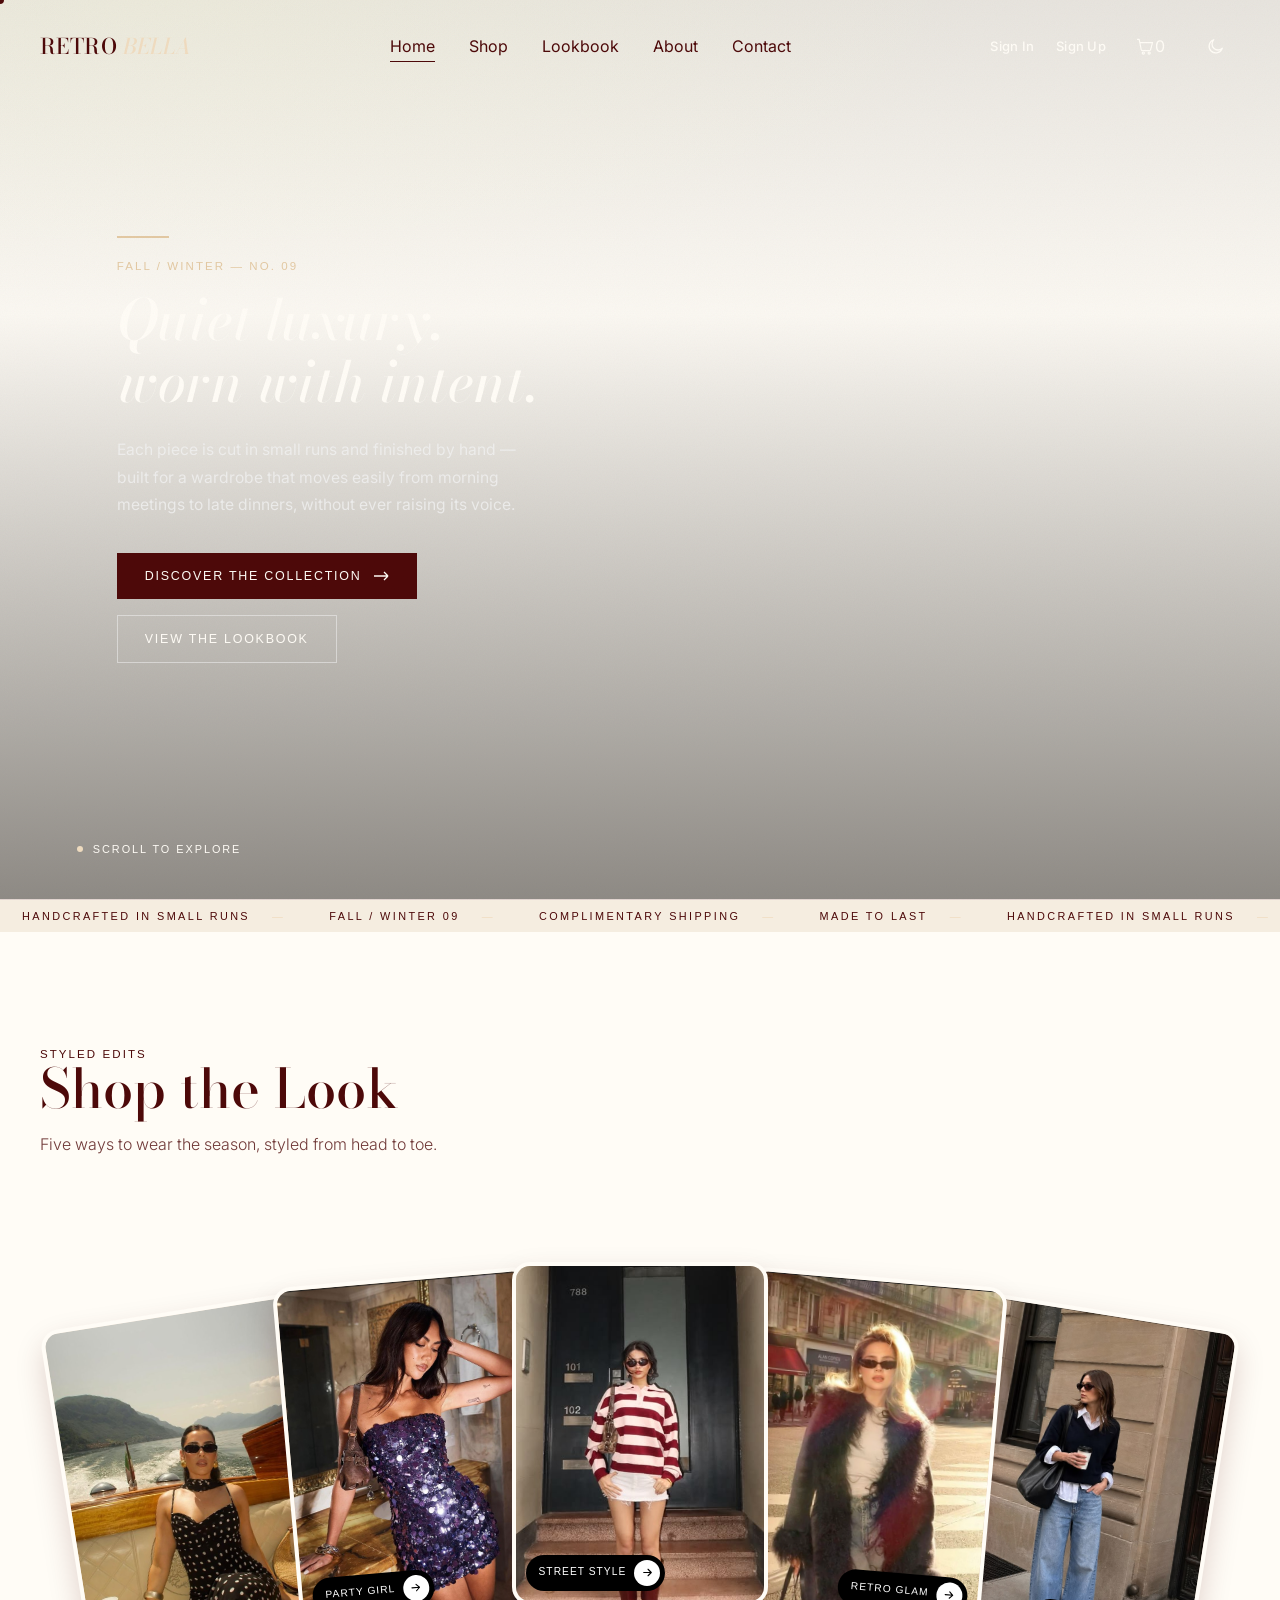
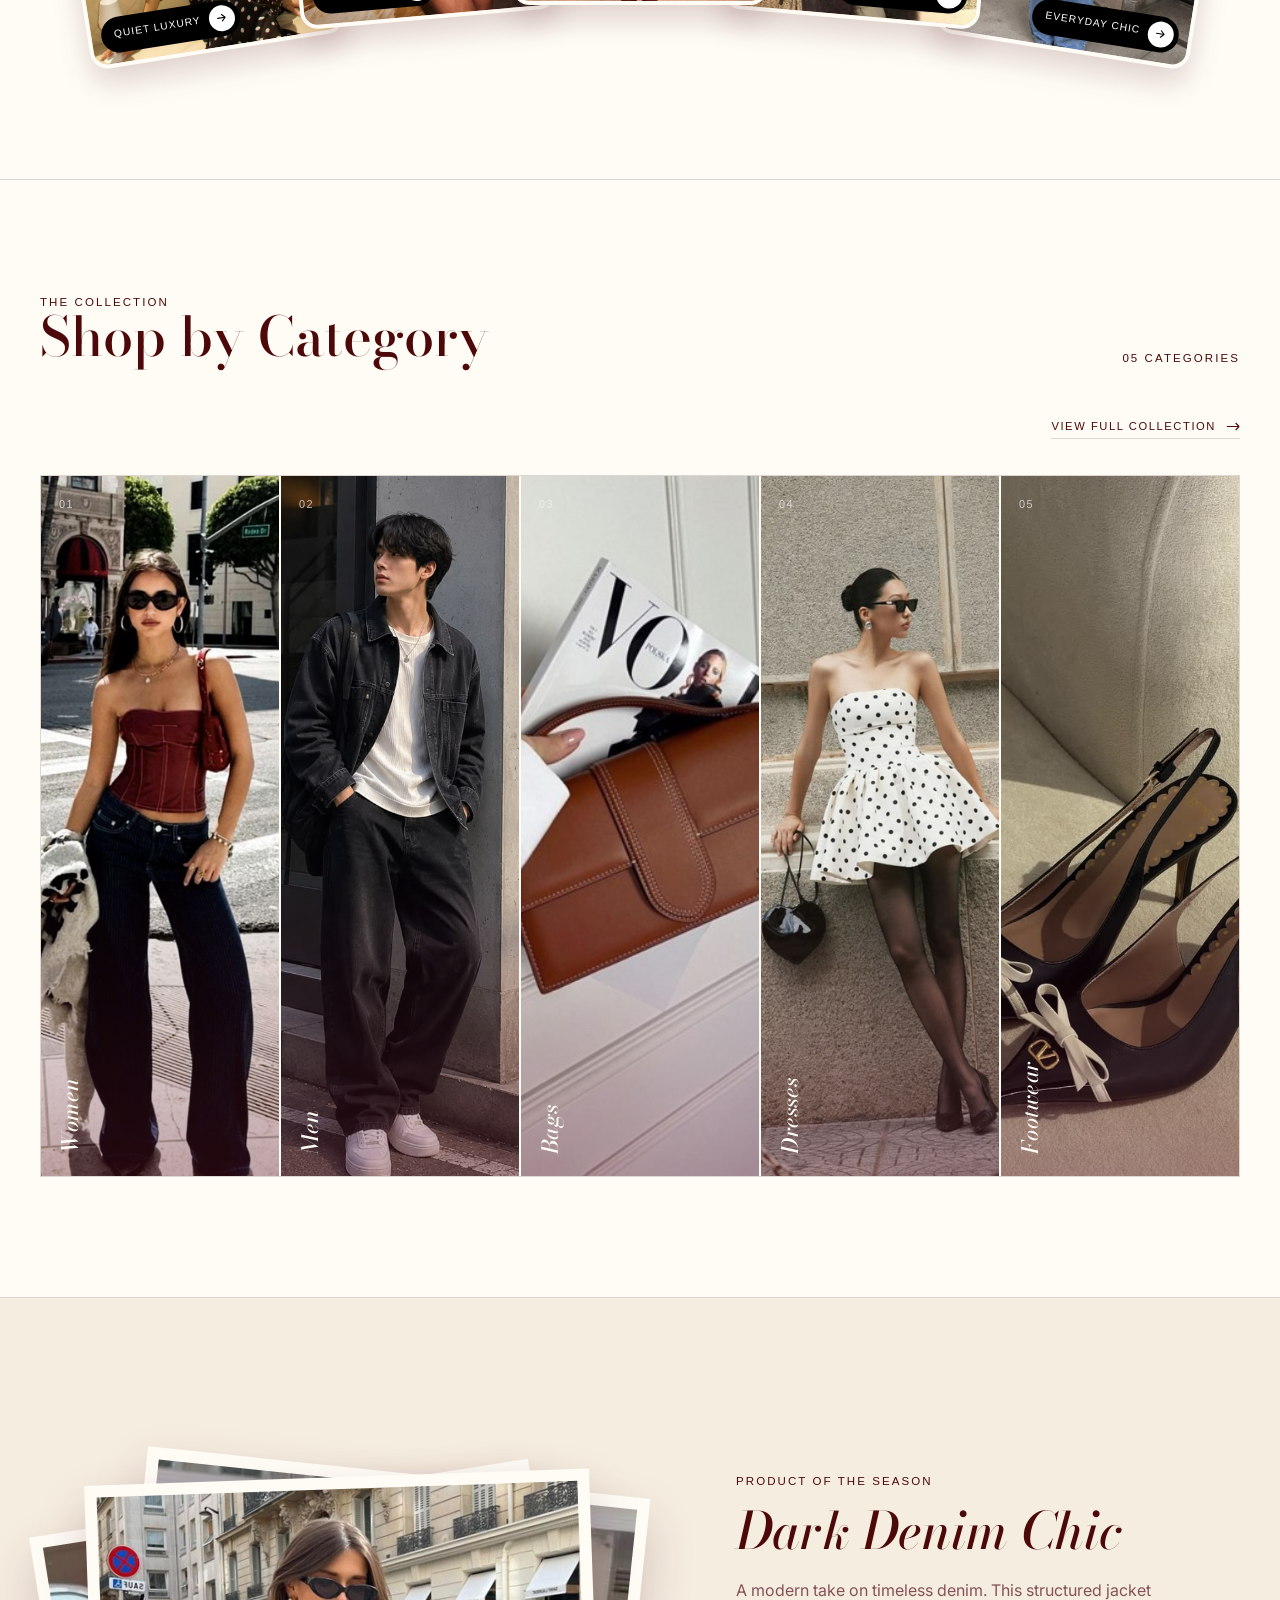
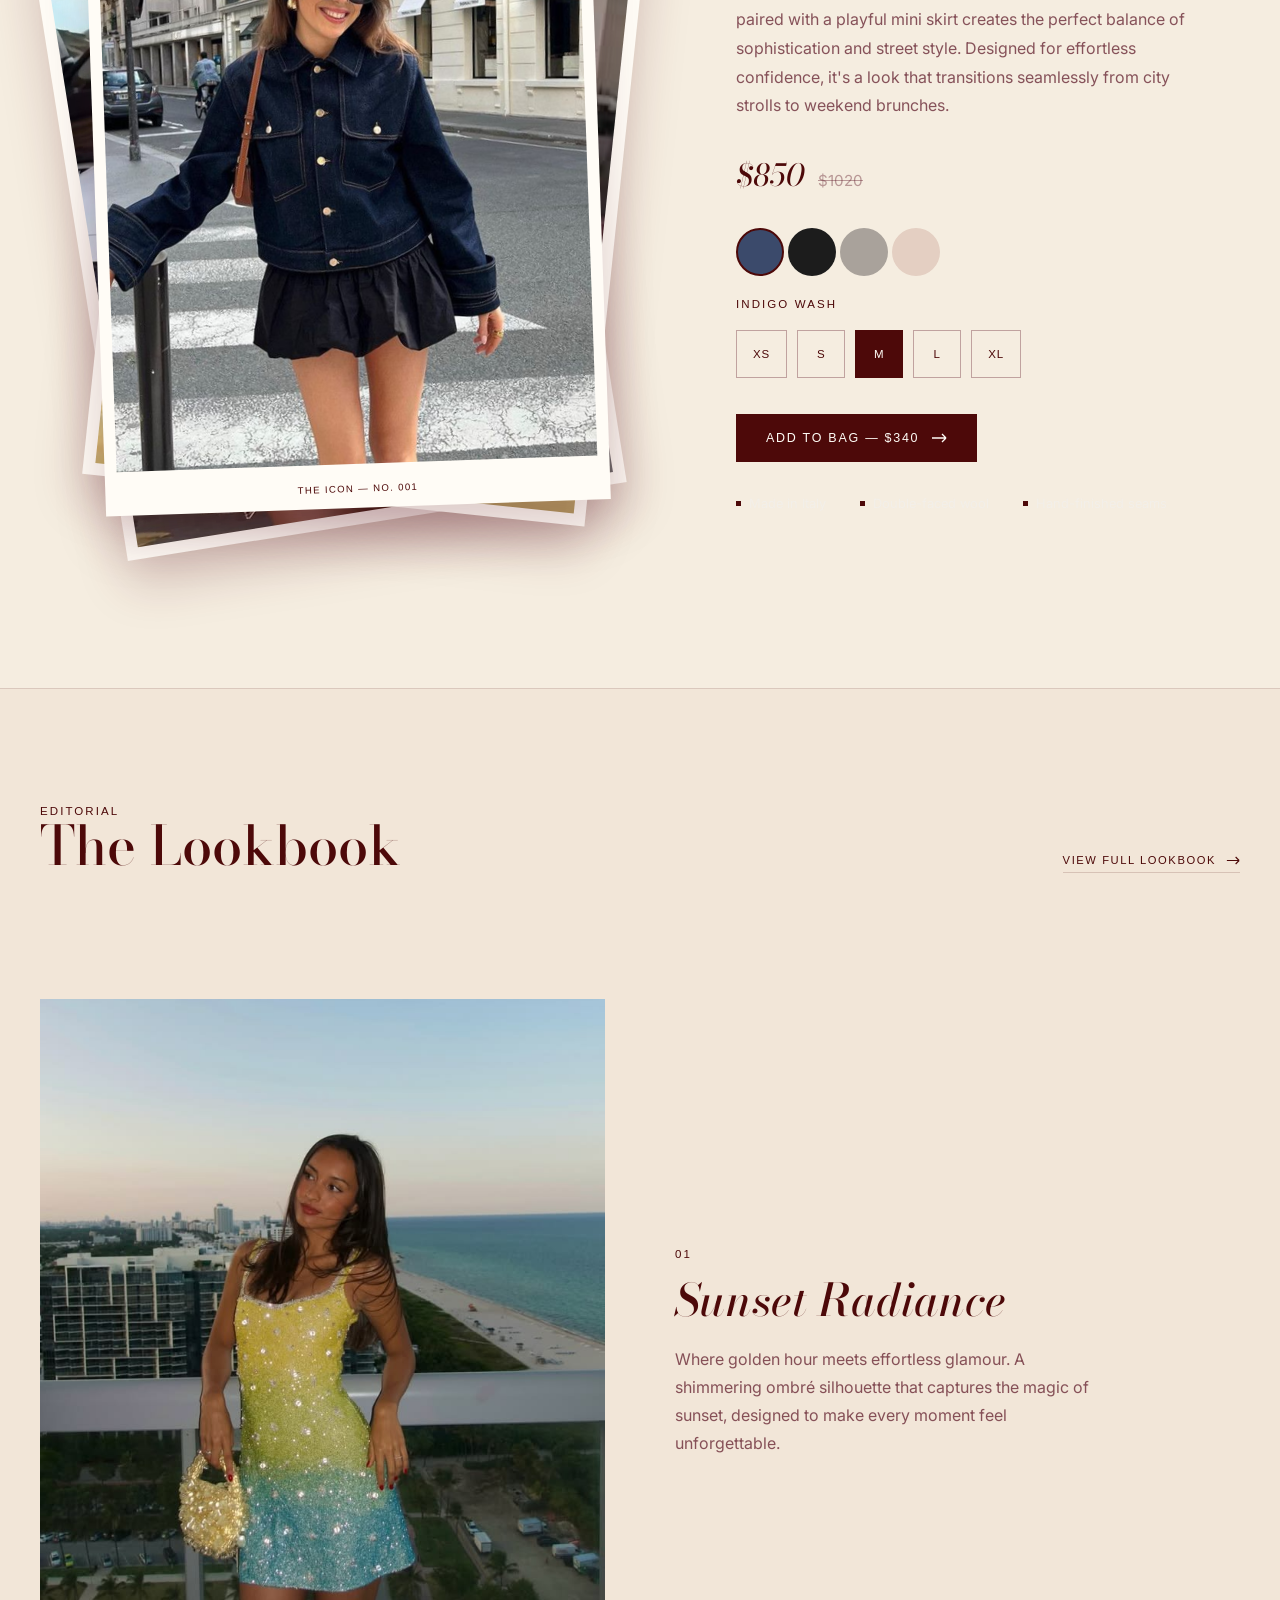
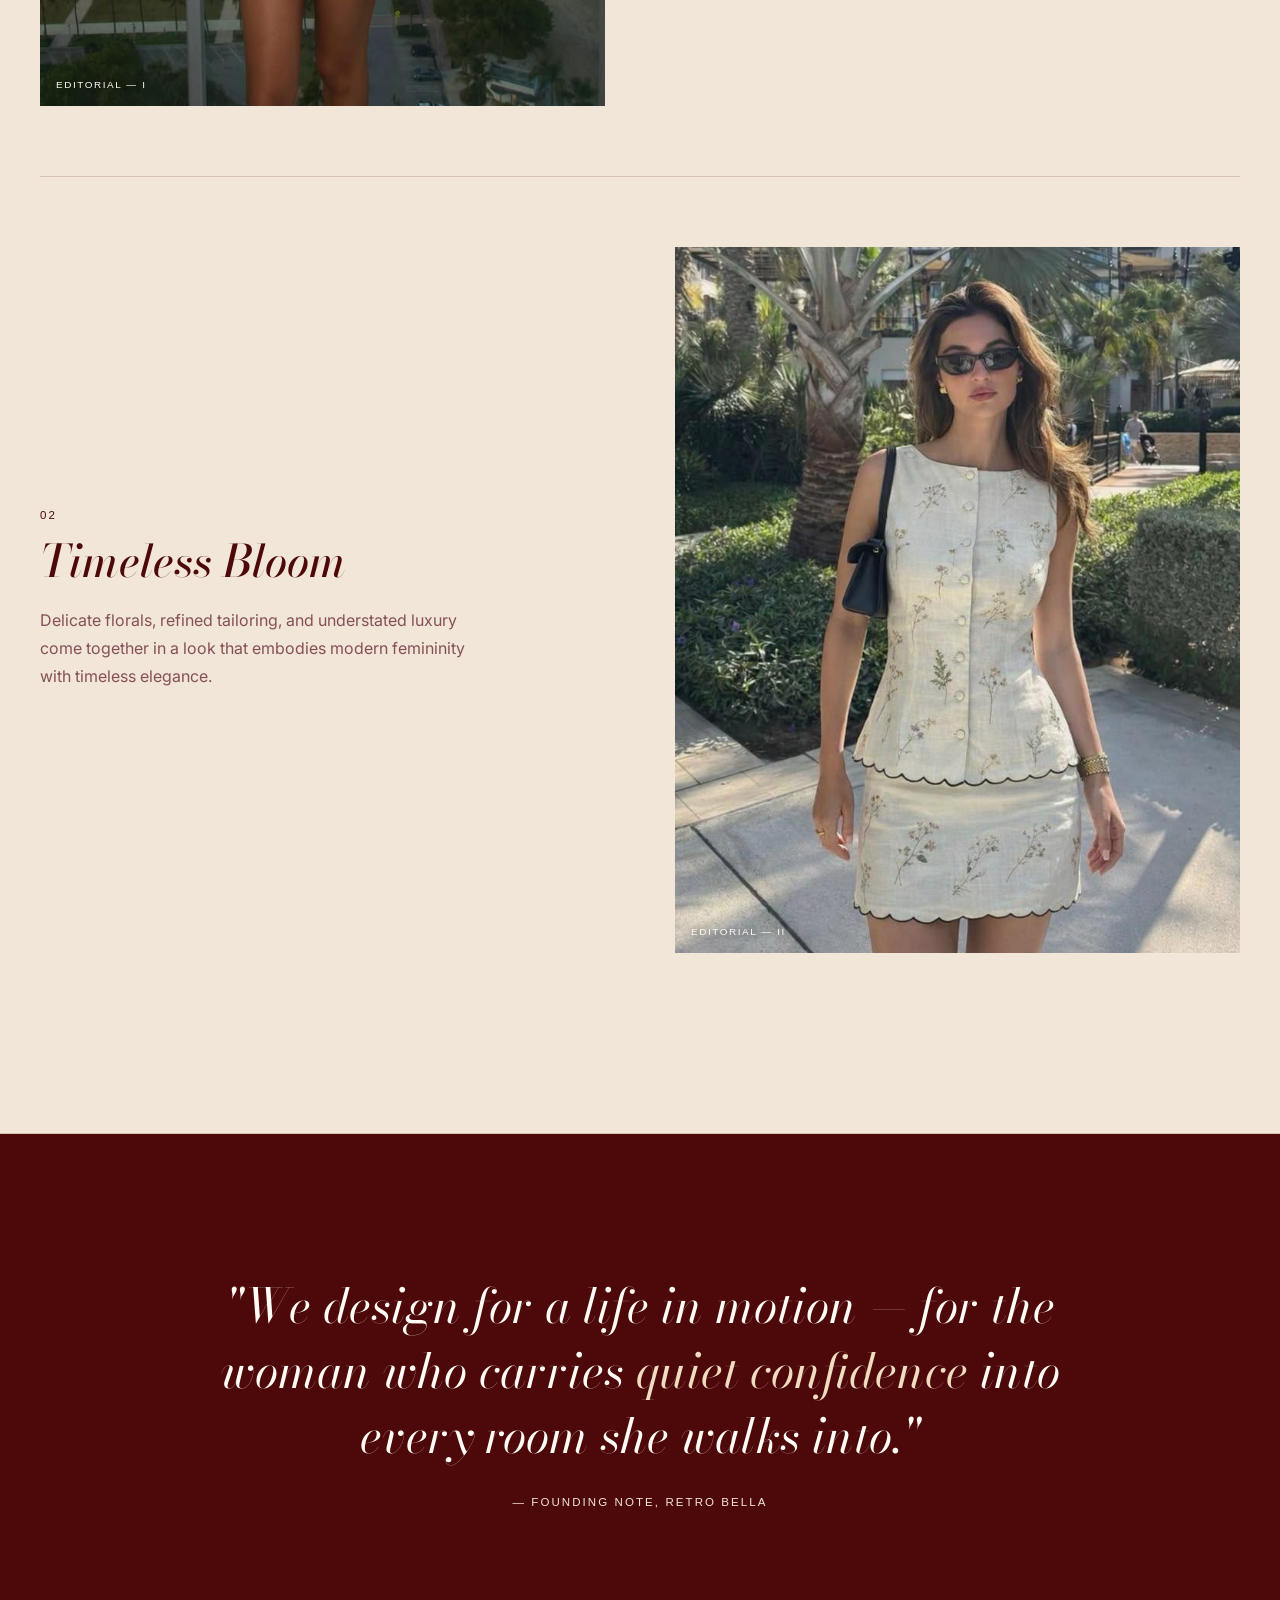
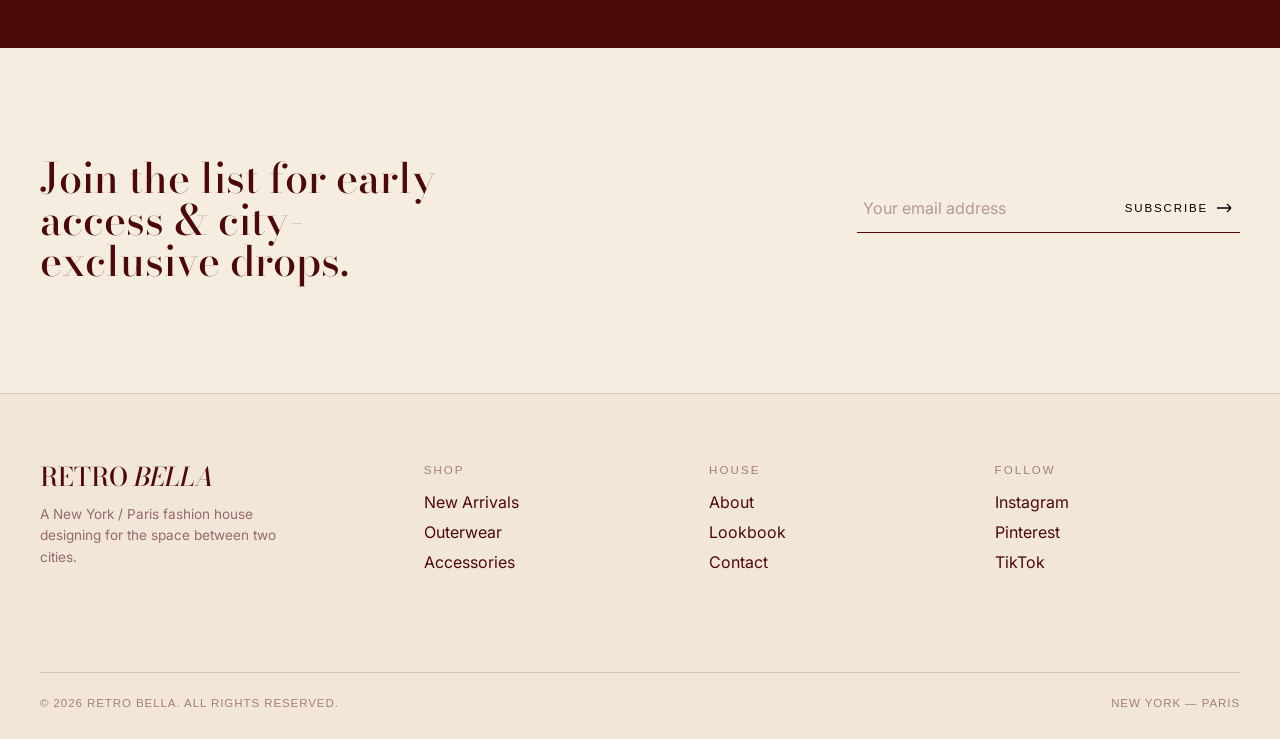
<file: index.html>
<!DOCTYPE html>
<html lang="en">
<head>
<meta charset="UTF-8">
<meta name="viewport" content="width=device-width, initial-scale=1.0">
<script>/* ADDED: apply saved/OS theme before first paint (no flash) */(function(){try{var t=localStorage.getItem("rb_theme");if(!t&&window.matchMedia&&matchMedia("(prefers-color-scheme: dark)").matches)t="dark";if(t==="dark")document.documentElement.setAttribute("data-theme","dark");}catch(e){}})();</script>
<title>RETRO&nbsp;BELLA — Est. Twenty Sixteen</title>
<link rel="preconnect" href="https://fonts.googleapis.com">
<link rel="preconnect" href="https://fonts.gstatic.com" crossorigin>
<link href="https://fonts.googleapis.com/css2?family=Bodoni+Moda:ital,opsz,wght@0,6..96,400;0,6..96,500;0,6..96,700;1,6..96,400;1,6..96,500&family=Archivo+Expanded:wght@500;700&family=Inter:wght@300;400;500&display=swap" rel="stylesheet">
<link rel="stylesheet" href="css/styles.css">
<link rel="stylesheet" href="css/dark.css"> <!-- ADDED: dark mode -->
</head>
<body>

<div class="grain"></div>
<div class="cursor-dot" id="cursorDot"></div>

<!-- LOADER shown briefly every time the home page loads (pure CSS animation, no JS) -->
<div class="loader-overlay">
  <div class="loader-logo">RETRO <em>BELLA</em></div>
  <div class="loader-bar-track"><div class="loader-bar-fill"></div></div>
  <span class="loader-caption">Preparing your home page…</span>
</div>

<header id="siteHeader" class="on-video">
  <a href="index.html" class="logo" style="text-decoration:none;color:inherit;">RETRO <em>BELLA</em></a>
  <nav class="links" id="navLinks">
    <a href="index.html" class="is-active">Home</a>
    <a href="shop.html">Shop</a>
    <a href="lookbook.html">Lookbook</a>
    <a href="about.html">About</a>
    <a href="contact.html">Contact</a>
  </nav>
  <div class="header-icons">
    <a href="login.html" class="icon-btn nav-text-btn">Sign In</a>
    <a href="login.html?tab=signup" class="icon-btn nav-text-btn">Sign Up</a>
    <a href="index.html" class="icon-btn nav-text-btn">Logout</a>
    <a href="shop.html" class="icon-btn" aria-label="Cart">
      <svg width="20" height="20" viewBox="0 0 24 24" fill="none"><path d="M3 4h2l2.4 12.2a1.5 1.5 0 0 0 1.47 1.3h8.4a1.5 1.5 0 0 0 1.47-1.18L21 8H6" stroke="currentColor" stroke-width="1.4" stroke-linecap="round" stroke-linejoin="round"/><circle cx="10" cy="20.5" r="1.3" stroke="currentColor" stroke-width="1.4"/><circle cx="17" cy="20.5" r="1.3" stroke="currentColor" stroke-width="1.4"/></svg>
    </a>
    <button type="button" class="icon-btn theme-toggle" id="themeToggle" aria-label="Switch to dark mode" aria-pressed="false" title="Switch to dark mode">
      <svg class="ico-moon" viewBox="0 0 24 24" fill="none" stroke="currentColor" stroke-width="1.6" stroke-linecap="round" stroke-linejoin="round" aria-hidden="true"><path d="M20.5 14.2A8.5 8.5 0 1 1 9.8 3.5a6.8 6.8 0 0 0 10.7 10.7Z"/></svg>
      <svg class="ico-sun" viewBox="0 0 24 24" fill="none" stroke="currentColor" stroke-width="1.6" stroke-linecap="round" aria-hidden="true"><circle cx="12" cy="12" r="4"/><path d="M12 2.5v2.2M12 19.3v2.2M2.5 12h2.2M19.3 12h2.2M5.3 5.3l1.6 1.6M17.1 17.1l1.6 1.6M18.7 5.3l-1.6 1.6M6.9 17.1l-1.6 1.6"/></svg>
    </button>

  </div>
  <button class="menu-btn" id="menuBtn" aria-label="Toggle menu">
    <span></span><span></span><span></span>
  </button>
</header>

<section class="hero">
  <video autoplay muted loop playsinline poster="">
    <source src="images/bgvideo.mp4">
  </video>
  <div class="veil"></div>
  <div class="hero-content">
    <div class="hero-caption">
      <div class="rule"></div>
      <span class="label">Fall / Winter — No. 09</span>
      <h1>Quiet luxury, worn with intent.</h1>
      <p>Each piece is cut in small runs and finished by hand — built for a wardrobe that moves easily from morning meetings to late dinners, without ever raising its voice.</p>
      <div class="btn-row">
        <button class="btn-primary" onclick="document.getElementById('shop').scrollIntoView({behavior:'smooth'})">
          Discover the Collection
          <svg width="16" height="10" viewBox="0 0 16 10" fill="none"><path d="M1 5H15M15 5L11 1M15 5L11 9" stroke="currentColor" stroke-width="1.3"/></svg>
        </button>
        <button class="btn-outline" onclick="document.getElementById('editorial').scrollIntoView({behavior:'smooth'})">
          View the Lookbook
        </button>
      </div>
    </div>
  </div>
  <div class="scroll-cue"><span class="dot"></span> Scroll to explore</div>
</section>

<div class="ticker-wrap">
  <div class="ticker" id="ticker">
    <span>Handcrafted in Small Runs</span><span>Fall / Winter 09</span><span>Complimentary Shipping</span>
    <span>Made to Last</span><span>Handcrafted in Small Runs</span><span>Fall / Winter 09</span>
    <span>Complimentary Shipping</span><span>Made to Last</span>
  </div>
</div>

<!-- ===== Shop the Look (new) ===== -->
<section id="shop-the-look" class="stl" aria-labelledby="stl-heading">
  <div class="section-head reveal">
    <div>
      <span class="label">Styled Edits</span>
      <h2 id="stl-heading">Shop the Look</h2>
      <p class="stl-sub">Five ways to wear the season, styled from head to toe.</p>
    </div>
  </div>

  <div class="stl-collage">
    <a class="stl-card stl-card--luxury" href="shop.html?category=quiet-luxury" aria-label="Shop Quiet Luxury looks">
      <div class="stl-media">
        <img src="images/luxury.png" width="692" height="839" loading="lazy"
             alt="Model in a black polka-dot dress and sunglasses on a wooden boat, Quiet Luxury look">
      </div>
      <span class="stl-pill">Quiet Luxury <span class="stl-arrow"><svg viewBox="0 0 24 24" aria-hidden="true"><path d="M5 12h14M13 6l6 6-6 6"/></svg></span></span>
    </a>

    <a class="stl-card stl-card--party" href="shop.html?category=party-wear" aria-label="Shop Party Girl looks">
      <div class="stl-media">
        <img src="images/party.png" width="666" height="910" loading="lazy"
             alt="Model in a purple sequin strapless mini dress, Party Girl look">
      </div>
      <span class="stl-pill">Party Girl <span class="stl-arrow"><svg viewBox="0 0 24 24" aria-hidden="true"><path d="M5 12h14M13 6l6 6-6 6"/></svg></span></span>
    </a>

    <a class="stl-card stl-card--street" href="shop.html?category=street-style" aria-label="Shop Street Style looks">
      <div class="stl-media">
        <img src="images/street.png" width="800" height="800" loading="lazy"
             alt="Model wearing a relaxed knit shirt and casual tee, Street Style look">
      </div>
      <span class="stl-pill">Street Style <span class="stl-arrow"><svg viewBox="0 0 24 24" aria-hidden="true"><path d="M5 12h14M13 6l6 6-6 6"/></svg></span></span>
    </a>

    <a class="stl-card stl-card--retro" href="shop.html?category=retro-glam" aria-label="Shop Retro Glam looks">
      <div class="stl-media">
        <img src="images/retro.png" width="516" height="914" loading="lazy"
             alt="Model in a shearling-trim coat and sunglasses on a Paris street, Retro Glam look">
      </div>
      <span class="stl-pill">Retro Glam <span class="stl-arrow"><svg viewBox="0 0 24 24" aria-hidden="true"><path d="M5 12h14M13 6l6 6-6 6"/></svg></span></span>
    </a>

    <a class="stl-card stl-card--everyday" href="shop.html?category=everyday-chic" aria-label="Shop Everyday Chic looks">
      <div class="stl-media">
        <img src="images/everyday.png" width="610" height="918" loading="lazy"
             alt="Model in a navy sweater, white shirt and wide-leg jeans holding a coffee, Everyday Chic look">
      </div>
      <span class="stl-pill">Everyday Chic <span class="stl-arrow"><svg viewBox="0 0 24 24" aria-hidden="true"><path d="M5 12h14M13 6l6 6-6 6"/></svg></span></span>
    </a>
  </div>
</section>
<!-- ===== /Shop the Look ===== -->

<section id="shop" class="shop-section">
  <div class="section-head reveal">
    <div>
      <span class="label">The Collection</span>
      <h2>Shop by Category</h2>
    </div>
    <span class="label">05 Categories</span>
  </div>
  <div style="display:flex; justify-content:flex-end; margin-bottom:36px;">
    <a href="shop.html" class="panel-link" style="color:var(--sangria); border-bottom:1px solid var(--line); padding-bottom:6px;">
      View Full Collection
      <svg width="14" height="9" viewBox="0 0 16 10" fill="none"><path d="M1 5H15M15 5L11 1M15 5L11 9" stroke="currentColor" stroke-width="1.3"/></svg>
    </a>
  </div>

  <div class="category-strip reveal">
    <div class="cat-panel" style="--c1:#F7ECE4; --c2:#C9998C;" data-index="01">
      <div class="swatch"><img src="images/women.png" alt="Women"></div>
      <div class="panel-veil"></div>
      <div class="panel-label">
        <span class="num">01</span>
        <h3>Women</h3>
      </div>
      <div class="panel-reveal">
        <span class="label">01 — Womenswear</span>
        <h3>Women</h3>
        <p>Tailoring, knitwear &amp; eveningwear cut for movement.</p>
        <a href="shop.html" class="panel-link">Shop Women <svg width="14" height="9" viewBox="0 0 16 10" fill="none"><path d="M1 5H15M15 5L11 1M15 5L11 9" stroke="currentColor" stroke-width="1.3"/></svg></a>
      </div>
    </div>

    <div class="cat-panel" style="--c1:#B37868; --c2:#4D0909;" data-index="02">
      <div class="swatch"><img src="images/men.jpg" alt="Men"></div>
      <div class="panel-veil"></div>
      <div class="panel-label">
        <span class="num">02</span>
        <h3>Men</h3>
      </div>
      <div class="panel-reveal">
        <span class="label">02 — Menswear</span>
        <h3>Men</h3>
        <p>Structured outerwear &amp; considered essentials.</p>
        <a href="shop.html" class="panel-link">Shop Men <svg width="14" height="9" viewBox="0 0 16 10" fill="none"><path d="M1 5H15M15 5L11 1M15 5L11 9" stroke="currentColor" stroke-width="1.3"/></svg></a>
      </div>
    </div>

    <div class="cat-panel" style="--c1:#F7ECE4; --c2:#E4CFC2;" data-index="03">
      <div class="swatch"><img src="images/bag.jpg" alt="Bags"></div>
      <div class="panel-veil"></div>
      <div class="panel-label">
        <span class="num">03</span>
        <h3>Bags</h3>
      </div>
      <div class="panel-reveal">
        <span class="label">03 — Leather Goods</span>
        <h3>Bags</h3>
        <p>Hand-finished leather, built for everyday carry.</p>
        <a href="shop.html" class="panel-link">Shop Bags <svg width="14" height="9" viewBox="0 0 16 10" fill="none"><path d="M1 5H15M15 5L11 1M15 5L11 9" stroke="currentColor" stroke-width="1.3"/></svg></a>
      </div>
    </div>

    <div class="cat-panel" style="--c1:#F2E3D8; --c2:#E4CFC2;" data-index="04">
      <div class="swatch"><img src="images/dresses.png" alt="Dresses"></div>
      <div class="panel-veil"></div>
      <div class="panel-label">
        <span class="num">04</span>
        <h3>Dresses</h3>
      </div>
      <div class="panel-reveal">
        <span class="label">04 — Eveningwear</span>
        <h3>Dresses</h3>
        <p>Fluid silhouettes for daylight into evening.</p>
        <a href="shop.html" class="panel-link">Shop Dresses <svg width="14" height="9" viewBox="0 0 16 10" fill="none"><path d="M1 5H15M15 5L11 1M15 5L11 9" stroke="currentColor" stroke-width="1.3"/></svg></a>
      </div>
    </div>

<div class="cat-panel" style="--c1:#C9998C; --c2:#4D0909;" data-index="05">
      <div class="swatch"><img src="images/shoe.jpg" alt="Footwear"></div>
      <div class="panel-veil"></div>
      <div class="panel-label">
        <span class="num">05</span>
        <h3>Footwear</h3>
      </div>
      <div class="panel-reveal">
        <span class="label">05 — Finishing Touches</span>
        <h3>Footwear</h3>
       <p>From everyday loafers to statement heels — footwear that completes every look.</p>
        <a href="shop.html" class="panel-link">Shop Footwear <svg width="14" height="9" viewBox="0 0 16 10" fill="none"><path d="M1 5H15M15 5L11 1M15 5L11 9" stroke="currentColor" stroke-width="1.3"/></svg></a>
      </div>
    </div>
  </div>
</section>

<section id="spotlight" class="spotlight">
  <div class="spotlight-grid reveal">
    <div class="spotlight-img">
      <div class="photo-stack">
        <div class="photo-card card-back">
          <img src="images/lookbook4.jpeg" alt="">
        </div>
        <div class="photo-card card-mid">
          <img src="images/lookbook1.jpeg" alt="">
        </div>
        <div class="photo-card card-front">
          <img src="images/slide1.png" alt="The Copper Trench">
          <span class="photo-card-cap">The Icon — No. 001</span>
        </div>
      </div>
    </div>
    <div class="spotlight-copy">
      <span class="label">Product of the Season</span>
      <h2>Dark Denim Chic</h2>
<p>A modern take on timeless denim. This structured jacket paired with a playful mini skirt creates the perfect balance of sophistication and street style. Designed for effortless confidence, it's a look that transitions seamlessly from city strolls to weekend brunches.</p>
      <div class="spotlight-price">
        <span class="now">$850</span>
        <span class="was">$1020</span>
      </div>

      <div class="swatch-row" id="colorSwatches">
        <button class="sw active" data-color="Indigo Wash" style="background:#3B4A6B;" aria-label="Indigo Wash"></button>
        <button class="sw" data-color="Raw Black" style="background:#1C1C1C;" aria-label="Raw Black"></button>
        <button class="sw" data-color="Stone Grey" style="background:#A9A29B;" aria-label="Stone Grey"></button>
        <button class="sw" data-color="Ecru" style="background:#E4CFC2;" aria-label="Ecru"></button>
      </div>
      <span class="label" id="colorLabel" style="display:block;margin:-8px 0 20px;">Indigo Wash</span>

      <div class="size-row" id="sizeRow">
        <button data-size="XS">XS</button>
        <button data-size="S">S</button>
        <button class="active" data-size="M">M</button>
        <button data-size="L">L</button>
        <button data-size="XL">XL</button>
      </div>

      <button class="btn-primary" id="addToBag">
        Add to Bag — $340
        <svg width="16" height="10" viewBox="0 0 16 10" fill="none"><path d="M1 5H15M15 5L11 1M15 5L11 9" stroke="currentColor" stroke-width="1.3"/></svg>
      </button>

      <div class="spotlight-meta">
        <span><i class="sq"></i>Made in Italy</span>
        <span><i class="sq"></i>Double-faced wool</span>
        <span><i class="sq"></i>Hand-finished seams</span>
      </div>
    </div>
  </div>
</section>

<section id="editorial">
  <div class="section-head reveal">
    <div>
      <span class="label">Editorial</span>
      <h2>The Lookbook</h2>
    </div>
    <a href="lookbook.html" class="panel-link" style="color:var(--sangria); border-bottom:1px solid var(--line); padding-bottom:6px;">
      View Full Lookbook
      <svg width="14" height="9" viewBox="0 0 16 10" fill="none"><path d="M1 5H15M15 5L11 1M15 5L11 9" stroke="currentColor" stroke-width="1.3"/></svg>
    </a>
  </div>

  <div class="editorial-block reveal">
    <div class="img" data-cap="Editorial — I" style="--c1:#F2E3D8; --c2:#E4CFC2;"><img src="images/editorial-1.jpg" alt="Editorial look I"></div>
    <div class="copy">
      <span class="label">01</span>
      <h2>Sunset Radiance</h2>
     <p>Where golden hour meets effortless glamour. A shimmering ombré silhouette that captures the magic of sunset, designed to make every moment feel unforgettable.</p> 
    </div>
  </div>

  <div class="editorial-block reverse reveal">
    <div class="img" data-cap="Editorial — II" style="--c1:#C9998C; --c2:#4D0909;"><img src="images/editorial-2.jpg" alt="Editorial look II"></div>
    <div class="copy">
      <span class="label">02</span>
      <h2>Timeless Bloom</h2>
<p>Delicate florals, refined tailoring, and understated luxury come together in a look that embodies modern femininity with timeless elegance.</p>
    </div>
  </div>
</section>

<section id="manifesto" class="manifesto reveal">
  <blockquote>
    "We design for a life in motion — for the woman who carries <span>quiet confidence</span> into every room she walks into."
  </blockquote>
  <cite class="label">— Founding Note, Retro Bella</cite>
</section>

<section id="newsletter">
  <div class="newsletter reveal">
    <h2>Join the list for early access &amp; city-exclusive drops.</h2>
    <div>
      <form id="newsletterForm">
        <input type="email" placeholder="Your email address" required>
        <button type="submit">Subscribe
          <svg width="16" height="10" viewBox="0 0 16 10" fill="none"><path d="M1 5H15M15 5L11 1M15 5L11 9" stroke="currentColor" stroke-width="1.3"/></svg>
        </button>
      </form>
      <p class="note" id="newsletterNote">Thank you — you're on the list.</p>
    </div>
  </div>
</section>

<footer>
  <div class="brand">
    <h3>RETRO <em style="color:var(--sangria)">BELLA</em></h3>
    <p>A New York / Paris fashion house designing for the space between two cities.</p>
  </div>
  <div>
    <span class="label">Shop</span>
    <ul>
      <li><a href="shop.html">New Arrivals</a></li>
      <li><a href="shop.html">Outerwear</a></li>
      <li><a href="shop.html">Accessories</a></li>
    </ul>
  </div>
  <div>
    <span class="label">House</span>
    <ul>
      <li><a href="about.html">About</a></li>
      <li><a href="lookbook.html">Lookbook</a></li>
      <li><a href="contact.html">Contact</a></li>
    </ul>
  </div>
  <div>
    <span class="label">Follow</span>
    <ul>
      <li><a href="#">Instagram</a></li>
      <li><a href="#">Pinterest</a></li>
      <li><a href="#">TikTok</a></li>
    </ul>
  </div>
  <div class="footer-bottom">
    <span>© 2026 Retro Bella. All rights reserved.</span>
    <span>New York — Paris</span>
  </div>
</footer>

<script src="js/products.js"></script>
<script src="js/cart.js"></script>
<script src="js/auth.js"></script>
<script>
  // ---------- loader is now pure CSS/HTML (see .loader-overlay in styles.css) ----------
  // no JavaScript needed: the bar-fill and fade-out both run on @keyframes
  // animations that start automatically when the page loads.

  const header = document.getElementById('siteHeader');
  window.addEventListener('scroll', () => {
    header.classList.toggle('scrolled', window.scrollY > 40);
  });

  const menuBtn = document.getElementById('menuBtn');
  const navLinks = document.getElementById('navLinks');
  menuBtn.addEventListener('click', () => {
    menuBtn.classList.toggle('open');
    navLinks.classList.toggle('open');
  });
  navLinks.querySelectorAll('a').forEach(a => a.addEventListener('click', () => {
    menuBtn.classList.remove('open');
    navLinks.classList.remove('open');
  }));

  const revealEls = document.querySelectorAll('.reveal');
  const io = new IntersectionObserver((entries) => {
    entries.forEach(entry => {
      if (entry.isIntersecting) {
        entry.target.classList.add('in');
        io.unobserve(entry.target);
      }
    });
  }, { threshold: 0.15 });
  revealEls.forEach(el => io.observe(el));

  const form = document.getElementById('newsletterForm');
  const note = document.getElementById('newsletterNote');
  form.addEventListener('submit', (e) => {
    e.preventDefault();
    note.classList.add('show');
    form.reset();
    setTimeout(() => note.classList.remove('show'), 4000);
  });

  // spotlight color swatch selection
  const colorLabel = document.getElementById('colorLabel');
  document.querySelectorAll('#colorSwatches .sw').forEach(sw => {
    sw.addEventListener('click', () => {
      document.querySelectorAll('#colorSwatches .sw').forEach(s => s.classList.remove('active'));
      sw.classList.add('active');
      if (colorLabel) colorLabel.textContent = sw.dataset.color;
    });
  });

  // spotlight size selection
  document.querySelectorAll('#sizeRow button').forEach(btn => {
    btn.addEventListener('click', () => {
      document.querySelectorAll('#sizeRow button').forEach(b => b.classList.remove('active'));
      btn.classList.add('active');
    });
  });

  // add to bag demo
  const addBtn = document.getElementById('addToBag');
  addBtn.addEventListener('click', () => {
    const original = addBtn.innerHTML;
    addBtn.innerHTML = 'Added to Bag ✓';
    setTimeout(() => { addBtn.innerHTML = original; }, 1800);
  });

  // custom cursor
  const cursorDot = document.getElementById('cursorDot');
  const heroSection = document.querySelector('.hero');
  if (window.matchMedia('(hover: hover)').matches) {
    window.addEventListener('mousemove', (e) => {
      cursorDot.style.left = e.clientX + 'px';
      cursorDot.style.top = e.clientY + 'px';
      const overHero = e.clientY < heroSection.getBoundingClientRect().bottom;
      cursorDot.classList.toggle('on-video', overHero);
    });
    document.querySelectorAll('.cat-panel, .newsletter button, .btn-primary, nav.links a, .sw, .size-row button').forEach(el => {
      el.addEventListener('mouseenter', () => cursorDot.classList.add('active'));
      el.addEventListener('mouseleave', () => cursorDot.classList.remove('active'));
    });
  }
</script>

<script src="js/theme.js"></script> <!-- ADDED: dark mode -->
</body>
</html>
</file>
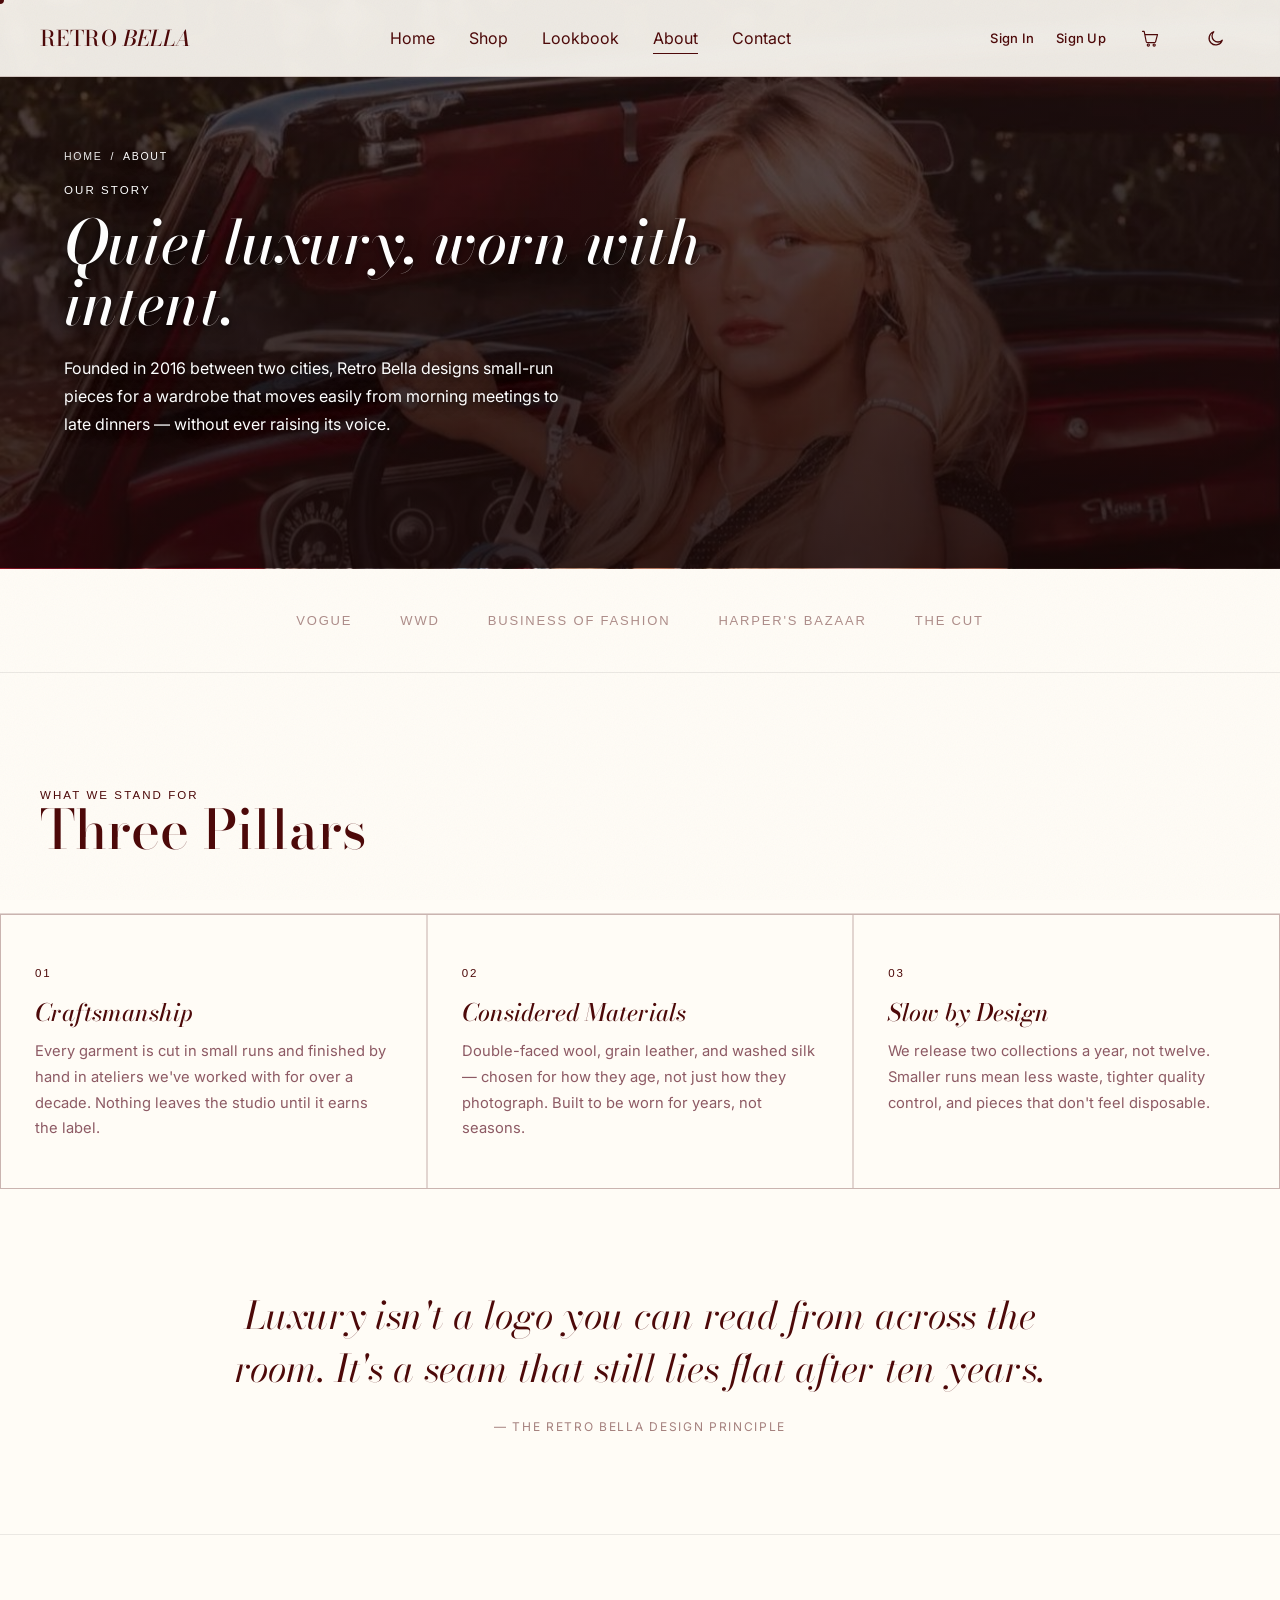
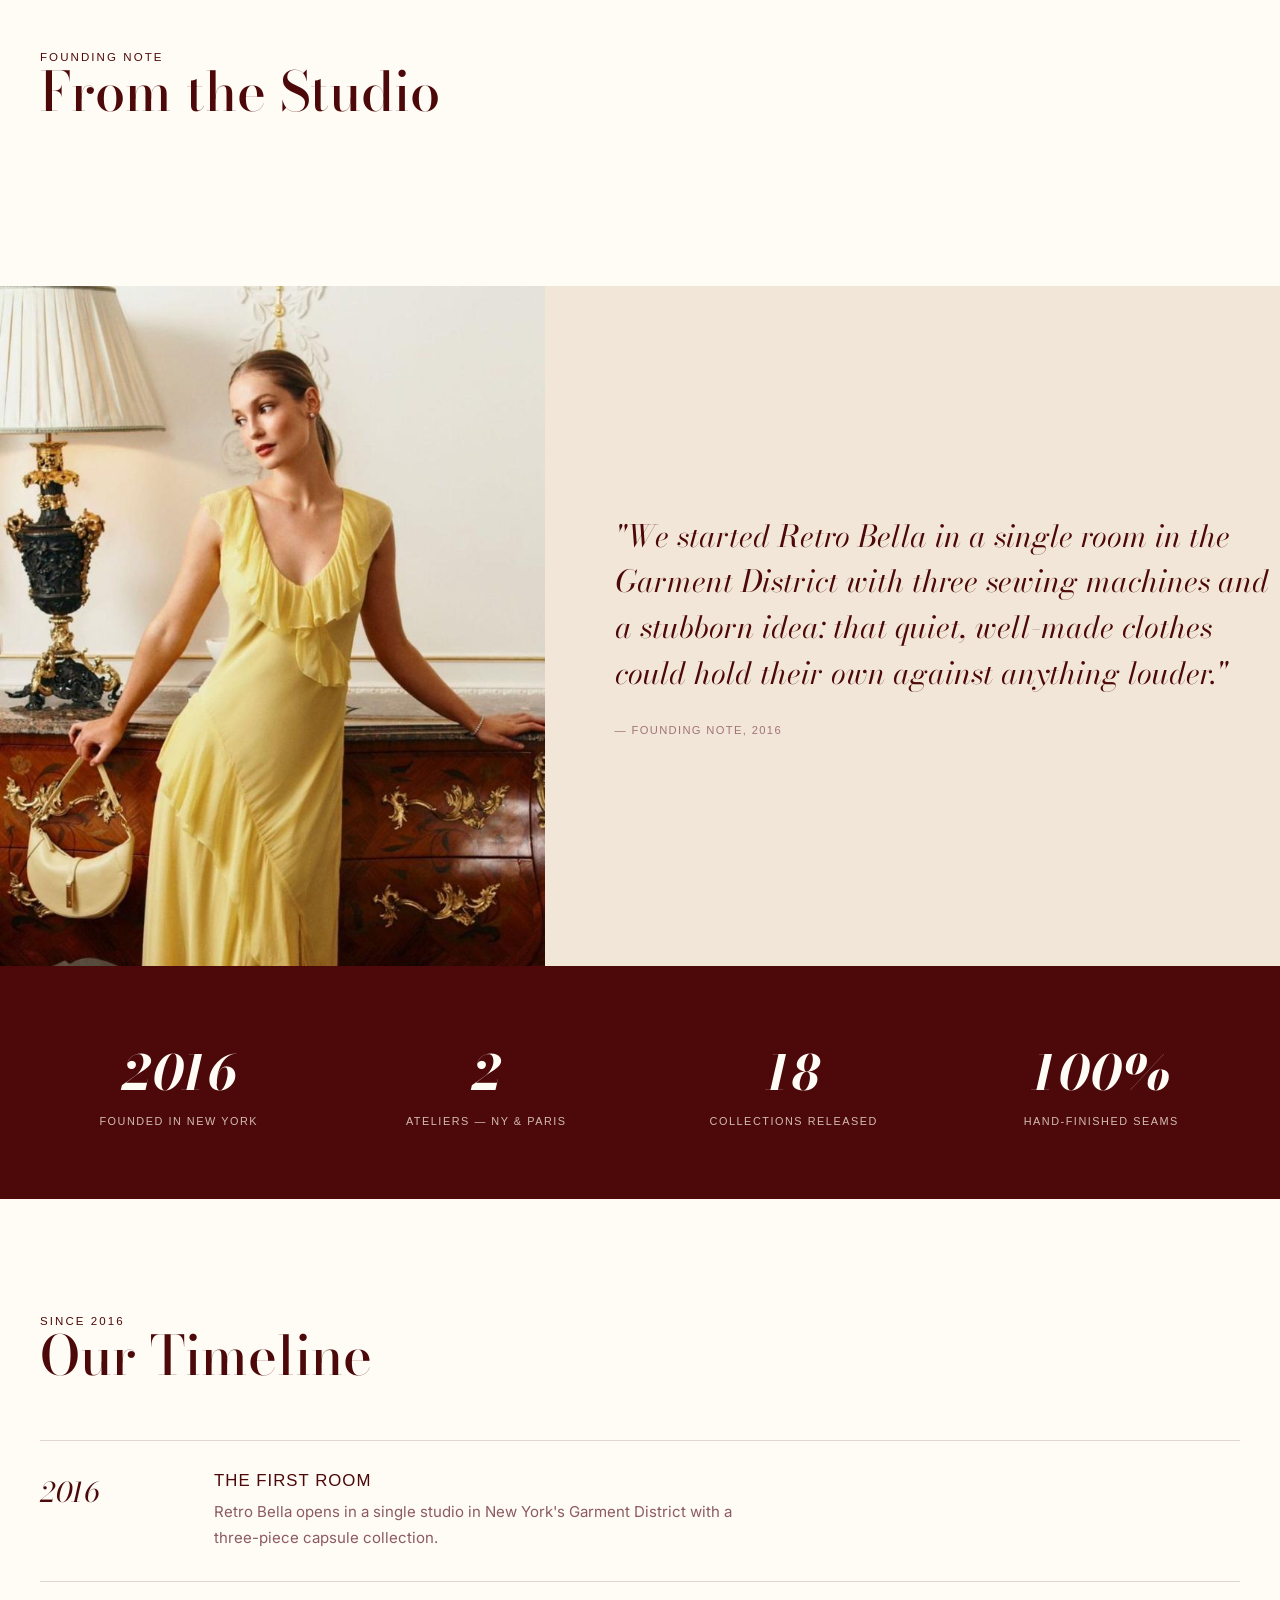
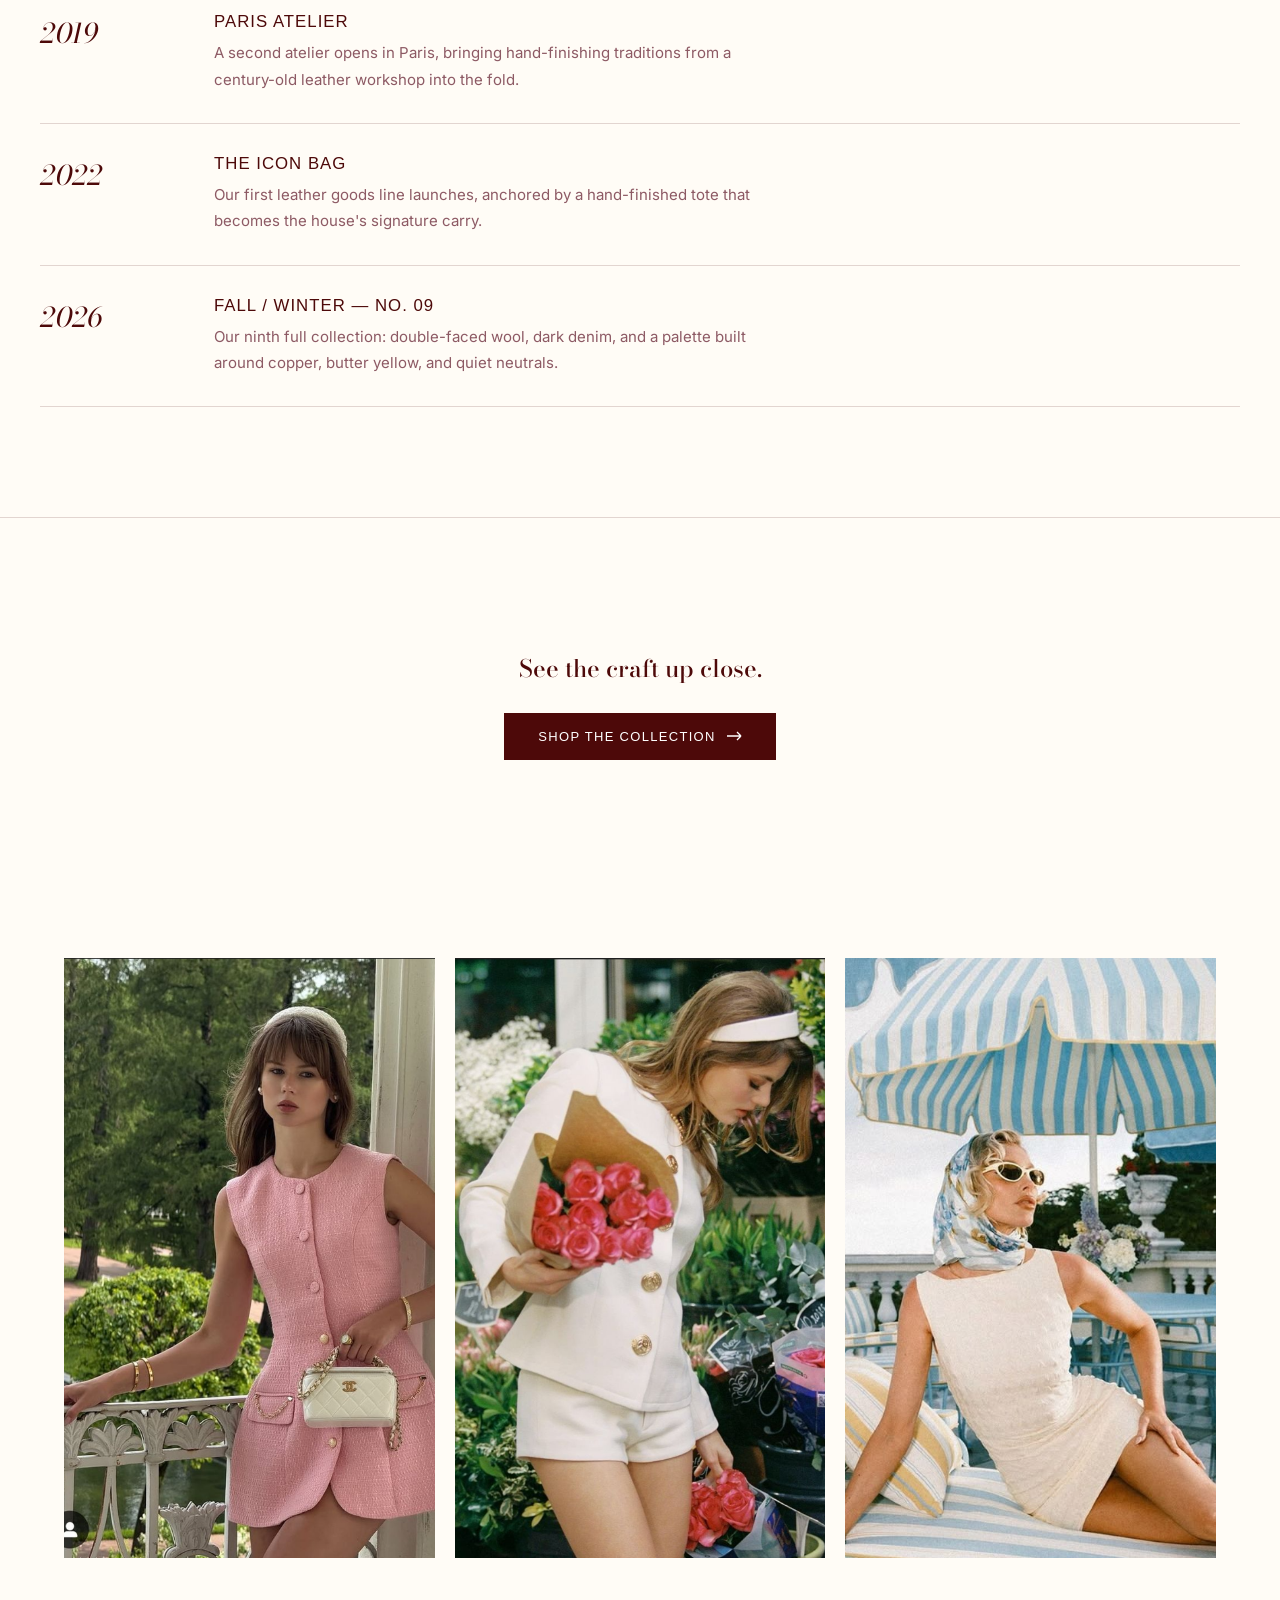
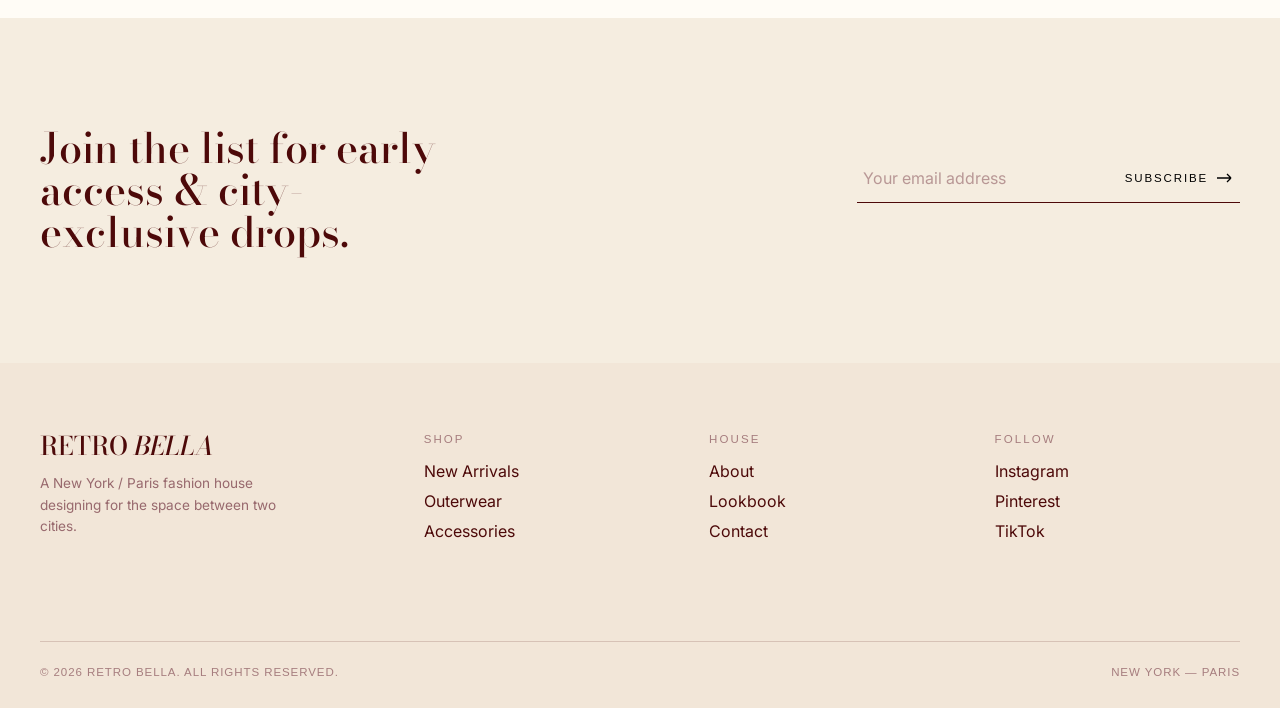
<file: about.html>
<!DOCTYPE html>
<html lang="en">
<head>
<meta charset="UTF-8">
<meta name="viewport" content="width=device-width, initial-scale=1.0">
<script>/* ADDED: apply saved/OS theme before first paint (no flash) */(function(){try{var t=localStorage.getItem("rb_theme");if(!t&&window.matchMedia&&matchMedia("(prefers-color-scheme: dark)").matches)t="dark";if(t==="dark")document.documentElement.setAttribute("data-theme","dark");}catch(e){}})();</script>
<title>About — RETRO&nbsp;BELLA</title>
<link rel="preconnect" href="https://fonts.googleapis.com">
<link rel="preconnect" href="https://fonts.gstatic.com" crossorigin>
<link href="https://fonts.googleapis.com/css2?family=Bodoni+Moda:ital,opsz,wght@0,6..96,400;0,6..96,500;0,6..96,700;1,6..96,400;1,6..96,500&family=Archivo+Expanded:wght@500;700&family=Inter:wght@300;400;500&display=swap" rel="stylesheet">
<link rel="stylesheet" href="css/styles.css">
<style>
  .page-banner{
    position:relative;
    background-color:#1a0d0d;
    background-image:linear-gradient(rgba(10,5,5,0.12), rgba(10,5,5,0.28)), url('images/about1.jpeg');
    background-size:cover;
    background-position:center 30%;
    background-repeat:no-repeat;
    padding:150px 5vw 130px;
  }
  .page-banner .breadcrumb,
  .page-banner .breadcrumb a,
  .page-banner .label,
  .page-banner h1,
  .page-banner .sub{
    color:#ffffff !important;
    text-shadow:0 2px 6px rgba(0,0,0,0.55), 0 1px 20px rgba(0,0,0,0.45);
  }
  .page-banner .breadcrumb a{
    opacity:0.9;
  }

  .founder-block .img{
    overflow:hidden;
  }
  .founder-block .img img{
    width:100%;
    height:100%;
    object-fit:cover;
    object-position:top center;
    display:block;
  }

  .editorial-photo{
    display:grid;
    grid-template-columns:repeat(3, 1fr);
    gap:20px;
    padding:60px 5vw;
  }
  .editorial-photo figure{
    margin:0;
    overflow:hidden;
  }
  .editorial-photo img{
    width:100%;
    height:600px;
    object-fit:cover;
    object-position:top center;
    display:block;
  }
  @media (max-width:800px){
    .editorial-photo{
      grid-template-columns:1fr;
    }
    .editorial-photo img{
      height:420px;
    }
  }

  .press-strip{
    display:flex;
    flex-wrap:wrap;
    align-items:center;
    justify-content:center;
    gap:48px;
    padding:44px 5vw;
    border-bottom:1px solid rgba(0,0,0,0.08);
  }
  .press-strip span{
    font-family:'Archivo Expanded', sans-serif;
    font-weight:500;
    font-size:13px;
    letter-spacing:0.14em;
    text-transform:uppercase;
    opacity:0.45;
  }

  .pull-quote{
    padding:100px 12vw;
    text-align:center;
    border-bottom:1px solid rgba(0,0,0,0.08);
  }
  .pull-quote p{
    font-family:'Bodoni Moda', serif;
    font-style:italic;
    font-weight:400;
    font-size:clamp(24px, 3vw, 38px);
    line-height:1.4;
    max-width:820px;
    margin:0 auto;
  }
  .pull-quote span{
    display:block;
    margin-top:24px;
    font-family:'Inter', sans-serif;
    font-size:12px;
    letter-spacing:0.14em;
    text-transform:uppercase;
    opacity:0.5;
  }

  .shop-cta{
    text-align:center;
    padding:90px 5vw;
    border-bottom:none;
  }
  .shop-cta h2{
    margin-bottom:28px;
  }
  .shop-cta a.btn-primary{
    display:inline-flex;
    align-items:center;
    gap:10px;
    padding:16px 34px;
    font-family:'Archivo Expanded', sans-serif;
    font-size:13px;
    letter-spacing:0.1em;
    text-transform:uppercase;
    text-decoration:none;
    color:#fff;
    background:#4D0909;
    transition:opacity .3s ease;
  }
  .shop-cta a.btn-primary:hover{
    opacity:0.85;
  }
</style>
<link rel="stylesheet" href="css/dark.css"> <!-- ADDED: dark mode -->
</head>
<body>

<div class="grain"></div>
<div class="cursor-dot" id="cursorDot"></div>

<header id="siteHeader" class="scrolled">
  <a href="index.html" class="logo" style="text-decoration:none;color:inherit;">RETRO <em>BELLA</em></a>
  <nav class="links" id="navLinks">
    <a href="index.html">Home</a>
    <a href="shop.html">Shop</a>
    <a href="lookbook.html">Lookbook</a>
    <a href="about.html" class="is-active">About</a>
    <a href="contact.html">Contact</a>
  </nav>
  <div class="header-icons">
    <a href="login.html" class="icon-btn nav-text-btn">Sign In</a>
    <a href="login.html?tab=signup" class="icon-btn nav-text-btn">Sign Up</a>
    <a href="index.html" class="icon-btn nav-text-btn">Logout</a>
    <a href="shop.html" class="icon-btn" aria-label="Cart">
      <svg width="20" height="20" viewBox="0 0 24 24" fill="none"><path d="M3 4h2l2.4 12.2a1.5 1.5 0 0 0 1.47 1.3h8.4a1.5 1.5 0 0 0 1.47-1.18L21 8H6" stroke="currentColor" stroke-width="1.4" stroke-linecap="round" stroke-linejoin="round"/><circle cx="10" cy="20.5" r="1.3" stroke="currentColor" stroke-width="1.4"/><circle cx="17" cy="20.5" r="1.3" stroke="currentColor" stroke-width="1.4"/></svg>
    </a>
    <button type="button" class="icon-btn theme-toggle" id="themeToggle" aria-label="Switch to dark mode" aria-pressed="false" title="Switch to dark mode">
      <svg class="ico-moon" viewBox="0 0 24 24" fill="none" stroke="currentColor" stroke-width="1.6" stroke-linecap="round" stroke-linejoin="round" aria-hidden="true"><path d="M20.5 14.2A8.5 8.5 0 1 1 9.8 3.5a6.8 6.8 0 0 0 10.7 10.7Z"/></svg>
      <svg class="ico-sun" viewBox="0 0 24 24" fill="none" stroke="currentColor" stroke-width="1.6" stroke-linecap="round" aria-hidden="true"><circle cx="12" cy="12" r="4"/><path d="M12 2.5v2.2M12 19.3v2.2M2.5 12h2.2M19.3 12h2.2M5.3 5.3l1.6 1.6M17.1 17.1l1.6 1.6M18.7 5.3l-1.6 1.6M6.9 17.1l-1.6 1.6"/></svg>
    </button>

  </div>
  <button class="menu-btn" id="menuBtn" aria-label="Toggle menu">
    <span></span><span></span><span></span>
  </button>
</header>

<section class="page-banner">
  <div class="breadcrumb"><a href="index.html">Home</a> / <span>About</span></div>
  <span class="label">Our Story</span>
  <h1>Quiet luxury, worn with intent.</h1>
  <p class="sub">Founded in 2016 between two cities, Retro Bella designs small-run pieces for a wardrobe that moves easily from morning meetings to late dinners — without ever raising its voice.</p>
</section>

<div class="press-strip reveal">
  <span>Vogue</span>
  <span>WWD</span>
  <span>Business of Fashion</span>
  <span>Harper's Bazaar</span>
  <span>The Cut</span>
</div>

<section style="padding-bottom:0;">
  <div class="section-head reveal">
    <div>
      <span class="label">What We Stand For</span>
      <h2>Three Pillars</h2>
    </div>
  </div>
</section>

<div class="pillars-grid reveal">
  <div class="pillar">
    <span class="num">01</span>
    <h3>Craftsmanship</h3>
    <p>Every garment is cut in small runs and finished by hand in ateliers we've worked with for over a decade. Nothing leaves the studio until it earns the label.</p>
  </div>
  <div class="pillar">
    <span class="num">02</span>
    <h3>Considered Materials</h3>
    <p>Double-faced wool, grain leather, and washed silk — chosen for how they age, not just how they photograph. Built to be worn for years, not seasons.</p>
  </div>
  <div class="pillar">
    <span class="num">03</span>
    <h3>Slow by Design</h3>
    <p>We release two collections a year, not twelve. Smaller runs mean less waste, tighter quality control, and pieces that don't feel disposable.</p>
  </div>
</div>

<div class="pull-quote reveal">
  <p>Luxury isn't a logo you can read from across the room. It's a seam that still lies flat after ten years.</p>
  <span>— The Retro Bella Design Principle</span>
</div>

<section style="border-bottom:none;">
  <div class="section-head reveal">
    <div>
      <span class="label">Founding Note</span>
      <h2>From the Studio</h2>
    </div>
  </div>
</section>

<div class="founder-block reveal">
  <div class="img" style="--c1:#C9998C; --c2:#4D0909;">
    <img src="images/about2.jpeg" alt="Founder in the studio">
  </div>
  <div class="copy">
    <blockquote>"We started Retro Bella in a single room in the Garment District with three sewing machines and a stubborn idea: that quiet, well-made clothes could hold their own against anything louder."</blockquote>
    <cite>— Founding Note, 2016</cite>
  </div>
</div>

<div class="stats-row reveal">
  <div class="stat"><strong>2016</strong><span>Founded in New York</span></div>
  <div class="stat"><strong>2</strong><span>Ateliers — NY &amp; Paris</span></div>
  <div class="stat"><strong>18</strong><span>Collections released</span></div>
  <div class="stat"><strong>100%</strong><span>Hand-finished seams</span></div>
</div>

<section>
  <div class="section-head reveal">
    <div>
      <span class="label">Since 2016</span>
      <h2>Our Timeline</h2>
    </div>
  </div>

  <div class="timeline reveal" style="padding:0;">
    <div class="timeline-row">
      <span class="year">2016</span>
      <div>
        <h4>The First Room</h4>
        <p>Retro Bella opens in a single studio in New York's Garment District with a three-piece capsule collection.</p>
      </div>
    </div>
    <div class="timeline-row">
      <span class="year">2019</span>
      <div>
        <h4>Paris Atelier</h4>
        <p>A second atelier opens in Paris, bringing hand-finishing traditions from a century-old leather workshop into the fold.</p>
      </div>
    </div>
    <div class="timeline-row">
      <span class="year">2022</span>
      <div>
        <h4>The Icon Bag</h4>
        <p>Our first leather goods line launches, anchored by a hand-finished tote that becomes the house's signature carry.</p>
      </div>
    </div>
    <div class="timeline-row">
      <span class="year">2026</span>
      <div>
        <h4>Fall / Winter — No. 09</h4>
        <p>Our ninth full collection: double-faced wool, dark denim, and a palette built around copper, butter yellow, and quiet neutrals.</p>
      </div>
    </div>
  </div>
</section>

<div class="shop-cta reveal">
  <h2>See the craft up close.</h2>
  <a href="shop.html" class="btn-primary">Shop the Collection
    <svg width="16" height="10" viewBox="0 0 16 10" fill="none"><path d="M1 5H15M15 5L11 1M15 5L11 9" stroke="currentColor" stroke-width="1.3"/></svg>
  </a>
</div>

<div class="editorial-photo reveal">
  <figure><img src="images/about4.png" alt="Retro Bella — editorial moment"></figure>
  <figure><img src="images/about3.png" alt="Retro Bella — editorial moment"></figure>
  <figure><img src="images/about5.png" alt="Retro Bella — editorial moment"></figure>
</div>

<section id="newsletter" style="border-bottom:none;">
  <div class="newsletter reveal">
    <h2>Join the list for early access &amp; city-exclusive drops.</h2>
    <div>
      <form id="newsletterForm">
        <input type="email" placeholder="Your email address" required>
        <button type="submit">Subscribe
          <svg width="16" height="10" viewBox="0 0 16 10" fill="none"><path d="M1 5H15M15 5L11 1M15 5L11 9" stroke="currentColor" stroke-width="1.3"/></svg>
        </button>
      </form>
      <p class="note" id="newsletterNote">Thank you — you're on the list.</p>
    </div>
  </div>
</section>

<footer>
  <div class="brand">
    <h3>RETRO <em style="color:var(--sangria)">BELLA</em></h3>
    <p>A New York / Paris fashion house designing for the space between two cities.</p>
  </div>
  <div>
    <span class="label">Shop</span>
    <ul>
      <li><a href="shop.html">New Arrivals</a></li>
      <li><a href="shop.html">Outerwear</a></li>
      <li><a href="shop.html">Accessories</a></li>
    </ul>
  </div>
  <div>
    <span class="label">House</span>
    <ul>
      <li><a href="about.html">About</a></li>
      <li><a href="lookbook.html">Lookbook</a></li>
      <li><a href="contact.html">Contact</a></li>
    </ul>
  </div>
  <div>
    <span class="label">Follow</span>
    <ul>
      <li><a href="#">Instagram</a></li>
      <li><a href="#">Pinterest</a></li>
      <li><a href="#">TikTok</a></li>
    </ul>
  </div>
  <div class="footer-bottom">
    <span>© 2026 Retro Bella. All rights reserved.</span>
    <span>New York — Paris</span>
  </div>
</footer>
<script src="js/main.js"></script>
   <script src="js/auth.js"></script>
<script src="js/about.js"></script>
<script src="js/theme.js"></script> <!-- ADDED: dark mode -->
</body>
</html>
</file>
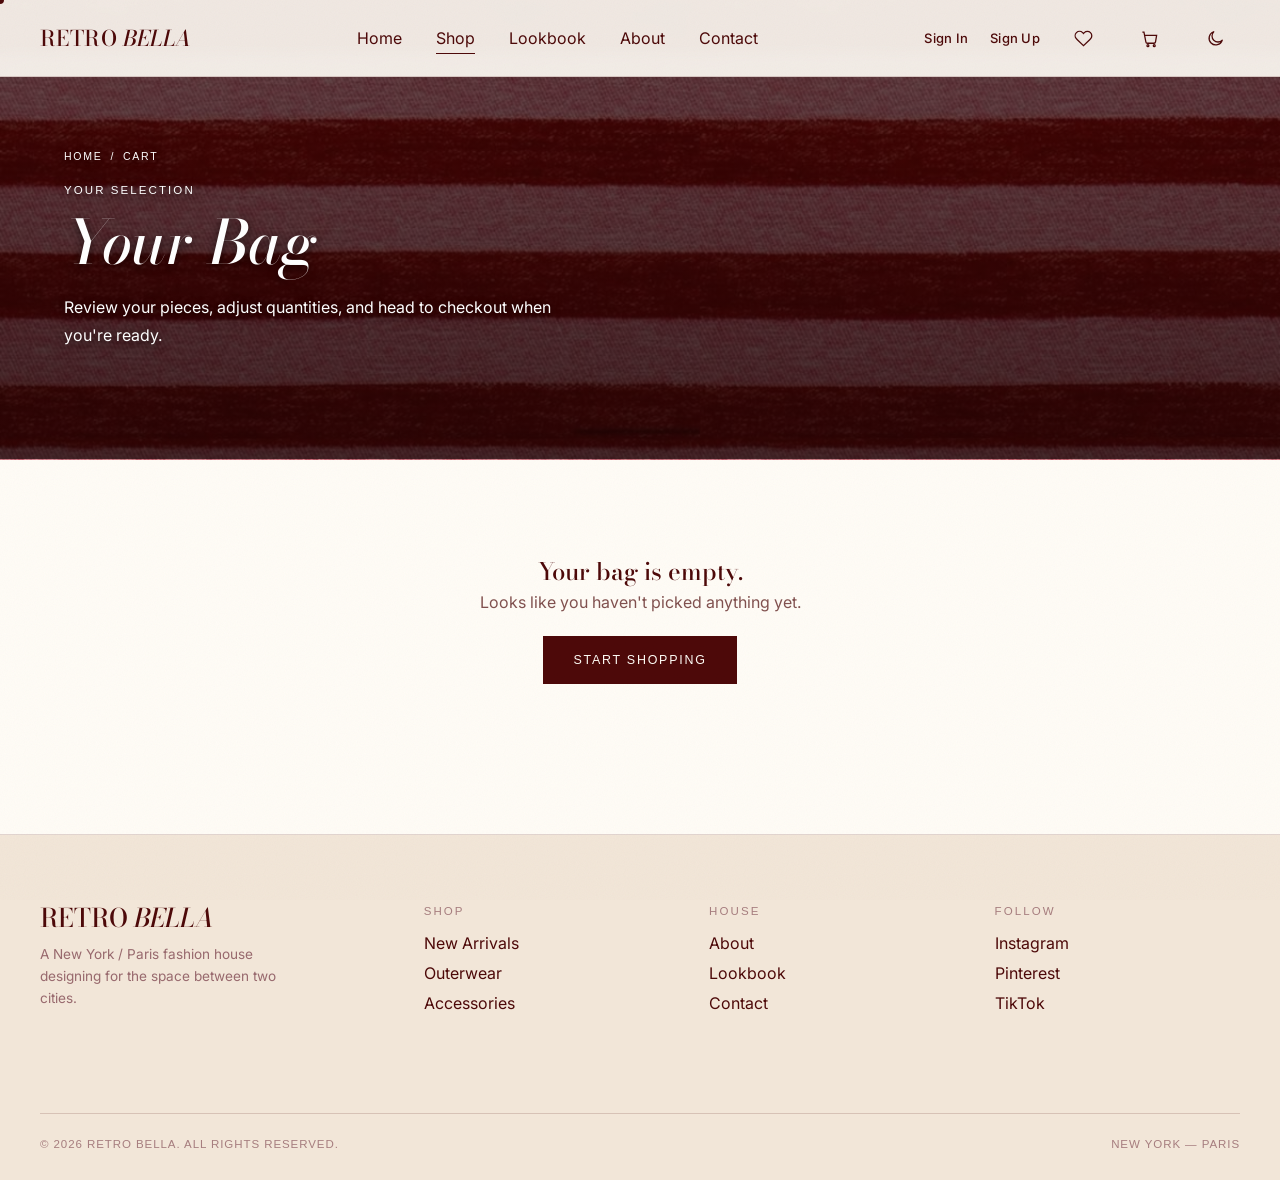
<file: cart.html>
<!DOCTYPE html>
<html lang="en">
<head>
<meta charset="UTF-8">
<meta name="viewport" content="width=device-width, initial-scale=1.0">
<script>/* ADDED: apply saved/OS theme before first paint (no flash) */(function(){try{var t=localStorage.getItem("rb_theme");if(!t&&window.matchMedia&&matchMedia("(prefers-color-scheme: dark)").matches)t="dark";if(t==="dark")document.documentElement.setAttribute("data-theme","dark");}catch(e){}})();</script>
<title>Your Bag — RETRO&nbsp;BELLA</title>
<link rel="preconnect" href="https://fonts.googleapis.com">
<link rel="preconnect" href="https://fonts.gstatic.com" crossorigin>
<link href="https://fonts.googleapis.com/css2?family=Bodoni+Moda:ital,opsz,wght@0,6..96,400;0,6..96,500;0,6..96,700;1,6..96,400;1,6..96,500&family=Archivo+Expanded:wght@500;700&family=Inter:wght@300;400;500&display=swap" rel="stylesheet">
<link rel="stylesheet" href="css/styles.css">
<link rel="stylesheet" href="css/cart.css">
<link rel="stylesheet" href="css/wishlist.css">
<link rel="stylesheet" href="css/dark.css"> <!-- ADDED: dark mode -->
</head>
<body>

<div class="grain"></div>
<div class="cursor-dot" id="cursorDot"></div>

<header id="siteHeader" class="scrolled">
  <div class="logo">RETRO <em>BELLA</em></div>
  <nav class="links" id="navLinks">
    <a href="index.html">Home</a>
    <a href="shop.html" class="is-active">Shop</a>
    <a href="lookbook.html">Lookbook</a>
    <a href="about.html">About</a>
    <a href="contact.html">Contact</a>
  </nav>
  <div class="header-icons">
    <a href="login.html" class="icon-btn nav-text-btn">Sign In</a>
    <a href="login.html?tab=signup" class="icon-btn nav-text-btn">Sign Up</a>
    <a href="index.html" class="icon-btn nav-text-btn">Logout</a>
    <a href="#" class="icon-btn wishlist-nav-link" aria-label="Wishlist" title="Wishlist">
      <svg class="icon-svg" viewBox="0 0 24 24" fill="none" stroke="currentColor" stroke-width="1.6" aria-hidden="true"><path d="M20.8 4.6a5.5 5.5 0 0 0-7.8 0L12 5.7l-1.1-1.1a5.5 5.5 0 0 0-7.8 7.8l1.1 1.1L12 21l7.8-7.5 1.1-1.1a5.5 5.5 0 0 0-.1-7.8Z"/></svg>
    </a>
    <a href="cart.html" class="icon-btn" aria-label="Cart">
      <svg class="icon-svg" viewBox="0 0 24 24" fill="none" stroke="currentColor" stroke-width="1.6"><path d="M3 4h2l2.4 12.2a2 2 0 002 1.8h8.2a2 2 0 002-1.7L21 8H6"/><circle cx="10" cy="21" r="1.2"/><circle cx="18" cy="21" r="1.2"/></svg>
    </a>
    <button type="button" class="icon-btn theme-toggle" id="themeToggle" aria-label="Switch to dark mode" aria-pressed="false" title="Switch to dark mode">
      <svg class="ico-moon" viewBox="0 0 24 24" fill="none" stroke="currentColor" stroke-width="1.6" stroke-linecap="round" stroke-linejoin="round" aria-hidden="true"><path d="M20.5 14.2A8.5 8.5 0 1 1 9.8 3.5a6.8 6.8 0 0 0 10.7 10.7Z"/></svg>
      <svg class="ico-sun" viewBox="0 0 24 24" fill="none" stroke="currentColor" stroke-width="1.6" stroke-linecap="round" aria-hidden="true"><circle cx="12" cy="12" r="4"/><path d="M12 2.5v2.2M12 19.3v2.2M2.5 12h2.2M19.3 12h2.2M5.3 5.3l1.6 1.6M17.1 17.1l1.6 1.6M18.7 5.3l-1.6 1.6M6.9 17.1l-1.6 1.6"/></svg>
    </button>

  </div>
  <button class="menu-btn" id="menuBtn" aria-label="Toggle menu">
    <span></span><span></span><span></span>
  </button>
</header>

<section class="page-banner cart-banner">
  <div class="breadcrumb"><a href="index.html">Home</a> / <span>Cart</span></div>
  <span class="label">Your Selection</span>
  <h1>Your Bag</h1>
  <p class="sub">Review your pieces, adjust quantities, and head to checkout when you're ready.</p>
</section>

<section class="cart-section">

  <!-- shown when the bag has items -->
  <div class="cart-layout" id="cartLayout">
    <div class="cart-list">
      <div class="cart-head">
        <span><span id="sumCount">0</span> item(s) in your bag</span>
        <button type="button" id="clearCart">Clear bag</button>
      </div>
      <div id="cartItems"><!-- cart.js adds the items here --></div>
    </div>

    <aside class="cart-summary">
      <h2>Order Summary</h2>
      <div class="sum-row"><span>Subtotal</span><span id="sumSubtotal">$0</span></div>
      <div class="sum-row"><span>Shipping</span><span id="sumShipping">—</span></div>
      <div class="sum-row total"><span>Total</span><span id="sumTotal">$0</span></div>
      <p class="ship-note" id="shipNote"></p>
      <button type="button" class="btn-primary" id="checkoutBtn">
        Checkout
        <svg width="16" height="10" viewBox="0 0 16 10" fill="none"><path d="M1 5H15M15 5L11 1M15 5L11 9" stroke="currentColor" stroke-width="1.3"/></svg>
      </button>
      <a href="shop.html" class="cart-continue">Continue shopping</a>
    </aside>
  </div>

  <!-- shown when the bag is empty -->
  <div class="cart-empty" id="cartEmpty">
    <h2>Your bag is empty.</h2>
    <p>Looks like you haven't picked anything yet.</p>
    <a href="shop.html" class="btn-primary">Start Shopping</a>
  </div>

</section>

<footer>
  <div class="brand">
    <h3>RETRO <em style="color:var(--sangria)">BELLA</em></h3>
    <p>A New York / Paris fashion house designing for the space between two cities.</p>
  </div>
  <div>
    <span class="label">Shop</span>
    <ul>
      <li><a href="shop.html">New Arrivals</a></li>
      <li><a href="shop.html">Outerwear</a></li>
      <li><a href="shop.html">Accessories</a></li>
    </ul>
  </div>
  <div>
    <span class="label">House</span>
    <ul>
      <li><a href="about.html">About</a></li>
      <li><a href="lookbook.html">Lookbook</a></li>
      <li><a href="contact.html">Contact</a></li>
    </ul>
  </div>
  <div>
    <span class="label">Follow</span>
    <ul>
      <li><a href="#">Instagram</a></li>
      <li><a href="#">Pinterest</a></li>
      <li><a href="#">TikTok</a></li>
    </ul>
  </div>
  <div class="footer-bottom">
    <span>© 2026 Retro Bella. All rights reserved.</span>
    <span>New York — Paris</span>
  </div>
</footer>
<script src="js/products.js"></script>
<script src="js/cart.js"></script>
<script src="js/wishlist.js"></script>
<script src="js/main.js"></script>
   <script src="js/auth.js"></script>

<script src="js/theme.js"></script> <!-- ADDED: dark mode -->
</body>
</html>
</file>
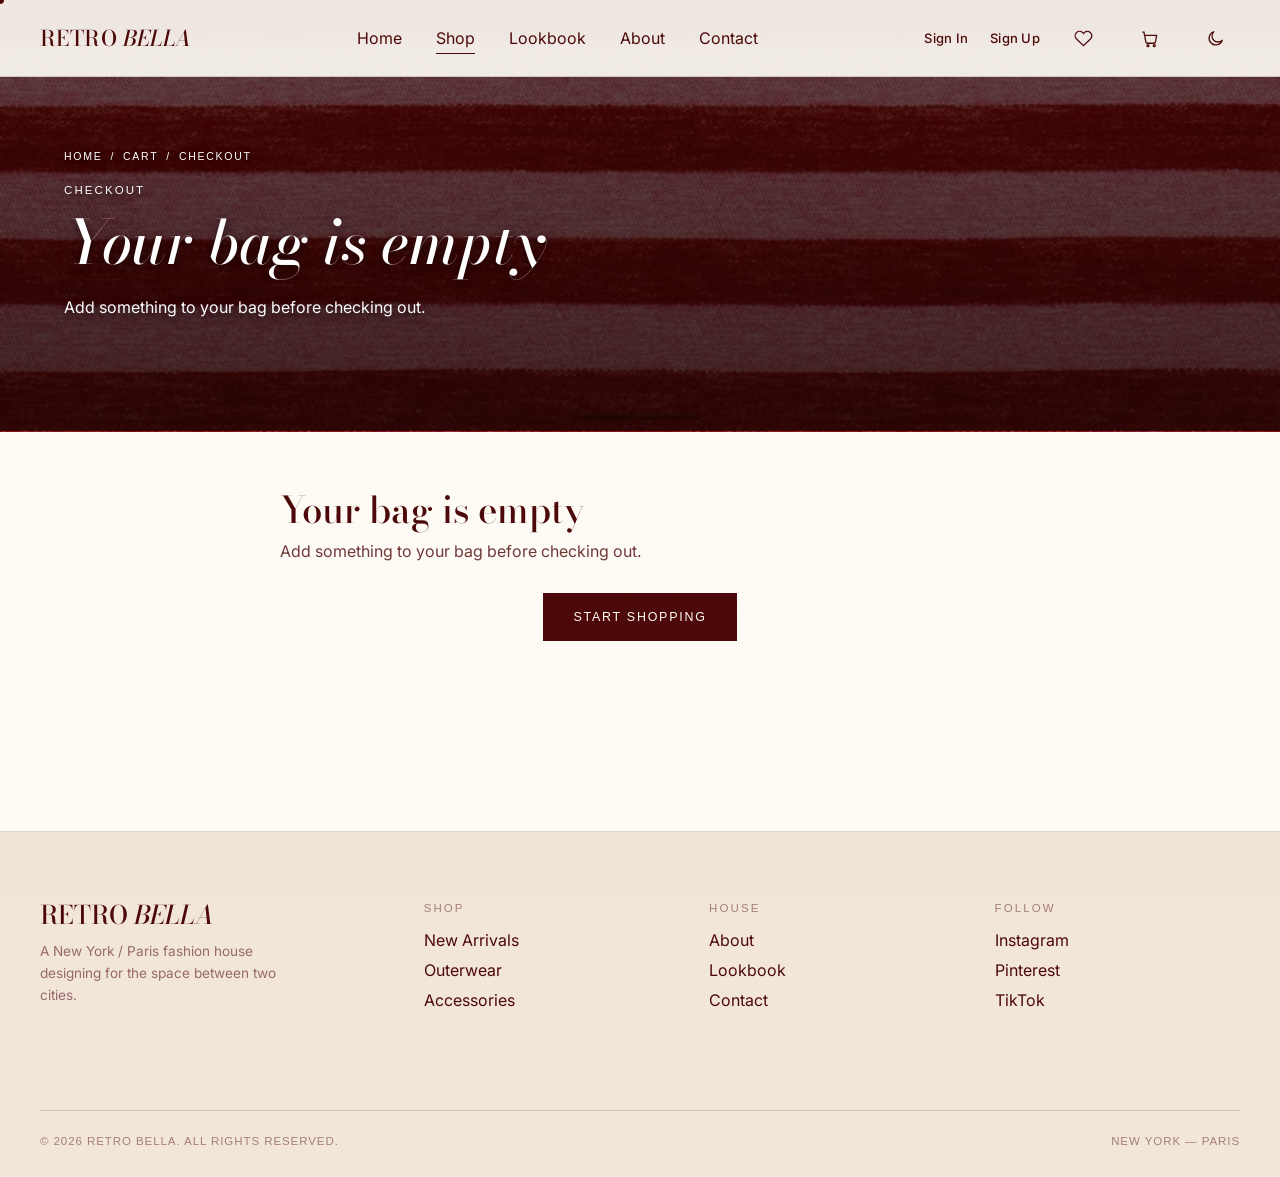
<file: checkout.html>
<!DOCTYPE html>
<html lang="en">
<head>
<meta charset="UTF-8">
<meta name="viewport" content="width=device-width, initial-scale=1.0">
<script>/* ADDED: apply saved/OS theme before first paint (no flash) */(function(){try{var t=localStorage.getItem("rb_theme");if(!t&&window.matchMedia&&matchMedia("(prefers-color-scheme: dark)").matches)t="dark";if(t==="dark")document.documentElement.setAttribute("data-theme","dark");}catch(e){}})();</script>
<title>Order Placed — RETRO&nbsp;BELLA</title>
<link rel="preconnect" href="https://fonts.googleapis.com">
<link rel="preconnect" href="https://fonts.gstatic.com" crossorigin>
<link href="https://fonts.googleapis.com/css2?family=Bodoni+Moda:ital,opsz,wght@0,6..96,400;0,6..96,500;0,6..96,700;1,6..96,400;1,6..96,500&family=Archivo+Expanded:wght@500;700&family=Inter:wght@300;400;500&display=swap" rel="stylesheet">
<link rel="stylesheet" href="css/styles.css">
<link rel="stylesheet" href="css/cart.css">
<link rel="stylesheet" href="css/wishlist.css">
<style>
  .checkout-layout{ display:grid; grid-template-columns:1fr; gap:40px; max-width:1100px; margin:0 auto; padding:0 20px 80px; }
  .checkout-layout[hidden], .order-card[hidden]{ display:none; }
  .checkout-form h2, .checkout-layout .cart-summary h2{ margin:0 0 20px; font-family:'Bodoni Moda', serif; font-weight:500; font-size:1.5rem; }
  .checkout-form h2:not(:first-child){ margin-top:36px; }
  .field-grid{ display:grid; grid-template-columns:1fr; gap:18px; }
  .field{ display:flex; flex-direction:column; gap:6px; }
  .field label{ font-family:'Archivo Expanded', sans-serif; font-size:0.65rem; letter-spacing:0.1em; text-transform:uppercase; }
  .field label em{ font-style:normal; opacity:0.55; text-transform:none; letter-spacing:0; }
  .field input, .field select, .field textarea{
    min-height:48px; padding:11px 14px; border:1px solid rgba(var(--ink-rgb),0.28); border-radius:0;
    background:transparent; color:var(--ink); font:inherit; font-size:0.95rem;
  }
  .field textarea{ resize:vertical; }
  .field input:focus-visible, .field select:focus-visible, .field textarea:focus-visible{ outline:2px solid var(--sangria); outline-offset:2px; }
  .field.invalid input, .field.invalid select, .field.invalid textarea{ border-color:#b3261e; background:#fff6f5; }
  .field-error{ min-height:1em; font-size:0.78rem; color:#b3261e; }
  .form-summary-error{ margin:18px 0 0; font-size:0.85rem; color:#b3261e; }
  .checkout-form .btn-primary{ margin-top:18px; }
  .checkout-form .cart-continue{ display:inline-block; margin-left:18px; }
  .summary-row-item{ display:flex; justify-content:space-between; gap:12px; padding:8px 0; font-size:0.88rem; border-bottom:1px solid var(--line); }
  /* ---------- order confirmation card ---------- */
  .checkout-section .order-card{
    width:min(720px, calc(100% - 40px)); max-width:720px; margin:0 auto 90px; padding:0;
    background:transparent; border:0; box-shadow:none; text-align:left;
  }
  .conf{
    padding:clamp(28px, 5vw, 52px); text-align:center;
    background:#fff; border:1px solid var(--line); box-shadow:0 18px 50px rgba(77,9,9,0.08);
  }
  .conf-check{
    display:grid; place-items:center; width:64px; height:64px; margin:0 auto 18px;
    border-radius:50%; background:var(--sangria); color:#fff;
  }
  .conf-eyebrow{ display:block; margin-bottom:10px; color:var(--sangria); font-family:'Archivo Expanded', sans-serif; font-size:0.65rem; letter-spacing:0.18em; text-transform:uppercase; }
  .conf-title{
    margin:0 0 12px; color:var(--sangria); font-family:'Bodoni Moda', serif; font-weight:500;
    font-size:clamp(1.9rem, 4vw, 2.6rem); line-height:1.1; letter-spacing:0;
    font-optical-sizing:none; font-variation-settings:'opsz' 28;
  }
  .conf-text{ max-width:30rem; margin:0 auto; font-size:0.95rem; line-height:1.6; opacity:0.8; }
  .conf-text strong{ font-weight:500; opacity:1; }

  .conf-meta{ display:grid; grid-template-columns:repeat(3, 1fr); margin:30px 0; border:1px solid var(--line); background:var(--blush); }
  .conf-meta > div{ display:flex; flex-direction:column; gap:6px; padding:16px 10px; }
  .conf-meta > div + div{ border-left:1px solid var(--line); }
  .conf-meta span{ font-size:0.6rem; letter-spacing:0.14em; text-transform:uppercase; opacity:0.6; }
  .conf-meta strong{ font-family:'Bodoni Moda', serif; font-weight:500; font-size:1.05rem; overflow-wrap:anywhere; }

  .conf-grid{ display:grid; grid-template-columns:1fr; gap:14px; margin-bottom:14px; text-align:left; }
  .conf-block{ padding:20px 22px; border:1px solid var(--line); text-align:left; }
  .conf-block h3{ margin:0 0 12px; color:var(--sangria); font-family:'Archivo Expanded', sans-serif; font-weight:500; font-size:0.65rem; letter-spacing:0.14em; text-transform:uppercase; }
  .conf-block address, .conf-block p{ margin:0; font-style:normal; font-size:0.92rem; line-height:1.7; overflow-wrap:anywhere; }
  .conf-note{ margin-top:10px !important; font-size:0.82rem !important; opacity:0.7; }
  .conf-items{ margin-bottom:28px; }
  .conf-row{ display:flex; justify-content:space-between; gap:16px; padding:9px 0; font-size:0.92rem; border-bottom:1px solid var(--line); }
  .conf-row em{ font-style:normal; opacity:0.6; }
  .conf-sub{ font-size:0.85rem; opacity:0.8; }
  .conf-row:last-child{ border-bottom:0; }
  .conf-total{ margin-top:4px; padding-top:14px; border-top:1px solid var(--sangria); border-bottom:0; font-family:'Bodoni Moda', serif; font-size:1.2rem; opacity:1; }
  .conf-actions{ display:flex; flex-wrap:wrap; align-items:center; justify-content:center; gap:14px 26px; }
  .conf-home{ color:var(--sangria); text-decoration:none; border-bottom:1px solid var(--line); padding-bottom:3px; font-family:'Archivo Expanded', sans-serif; font-size:0.7rem; letter-spacing:0.1em; text-transform:uppercase; }
  .conf-home:hover{ border-bottom-color:var(--sangria); }
  @media (min-width:641px){ .conf-grid{ grid-template-columns:1fr 1fr; } }
  @media (max-width:480px){ .conf-meta{ grid-template-columns:1fr; } .conf-meta > div + div{ border-left:0; border-top:1px solid var(--line); } }
  @media (min-width:641px){ .field-grid{ grid-template-columns:1fr 1fr; } .field.full{ grid-column:1 / -1; } }
  @media (min-width:901px){ .checkout-layout{ grid-template-columns:1.4fr 1fr; padding:0 40px 90px; align-items:start; } }
</style>
<link rel="stylesheet" href="css/dark.css"> <!-- ADDED: dark mode -->
</head>
<body>

<div class="grain"></div>
<div class="cursor-dot" id="cursorDot"></div>

<header id="siteHeader" class="scrolled">
  <div class="logo">RETRO <em>BELLA</em></div>
  <nav class="links" id="navLinks">
    <a href="index.html">Home</a>
    <a href="shop.html" class="is-active">Shop</a>
    <a href="lookbook.html">Lookbook</a>
    <a href="about.html">About</a>
    <a href="contact.html">Contact</a>
  </nav>
  <div class="header-icons">
    <a href="login.html" class="icon-btn nav-text-btn">Sign In</a>
    <a href="login.html?tab=signup" class="icon-btn nav-text-btn">Sign Up</a>
    <a href="index.html" class="icon-btn nav-text-btn">Logout</a>
    <a href="#" class="icon-btn wishlist-nav-link" aria-label="Wishlist" title="Wishlist">
      <svg class="icon-svg" viewBox="0 0 24 24" fill="none" stroke="currentColor" stroke-width="1.6" aria-hidden="true"><path d="M20.8 4.6a5.5 5.5 0 0 0-7.8 0L12 5.7l-1.1-1.1a5.5 5.5 0 0 0-7.8 7.8l1.1 1.1L12 21l7.8-7.5 1.1-1.1a5.5 5.5 0 0 0-.1-7.8Z"/></svg>
    </a>
    <a href="cart.html" class="icon-btn" aria-label="Cart">
      <svg class="icon-svg" viewBox="0 0 24 24" fill="none" stroke="currentColor" stroke-width="1.6"><path d="M3 4h2l2.4 12.2a2 2 0 002 1.8h8.2a2 2 0 002-1.7L21 8H6"/><circle cx="10" cy="21" r="1.2"/><circle cx="18" cy="21" r="1.2"/></svg>
    </a>
    <button type="button" class="icon-btn theme-toggle" id="themeToggle" aria-label="Switch to dark mode" aria-pressed="false" title="Switch to dark mode">
      <svg class="ico-moon" viewBox="0 0 24 24" fill="none" stroke="currentColor" stroke-width="1.6" stroke-linecap="round" stroke-linejoin="round" aria-hidden="true"><path d="M20.5 14.2A8.5 8.5 0 1 1 9.8 3.5a6.8 6.8 0 0 0 10.7 10.7Z"/></svg>
      <svg class="ico-sun" viewBox="0 0 24 24" fill="none" stroke="currentColor" stroke-width="1.6" stroke-linecap="round" aria-hidden="true"><circle cx="12" cy="12" r="4"/><path d="M12 2.5v2.2M12 19.3v2.2M2.5 12h2.2M19.3 12h2.2M5.3 5.3l1.6 1.6M17.1 17.1l1.6 1.6M18.7 5.3l-1.6 1.6M6.9 17.1l-1.6 1.6"/></svg>
    </button>

  </div>
  <button class="menu-btn" id="menuBtn" aria-label="Toggle menu">
    <span></span><span></span><span></span>
  </button>
</header>

<section class="page-banner cart-banner">
  <div class="breadcrumb"><a href="index.html">Home</a> / <a href="cart.html">Cart</a> / <span>Checkout</span></div>
  <span class="label">Checkout</span>
  <h1 id="bannerTitle">Your Details</h1>
  <p class="sub" id="bannerSub">Tell us where to send your order.</p>
</section>

<section class="checkout-section">
  <!-- step 1: customer details form (checkout.js builds the order summary) -->
  <div class="checkout-layout" id="checkoutLayout">
    <form class="checkout-form" id="checkoutForm" novalidate>
      <h2>Contact</h2>
      <div class="field-grid">
        <div class="field">
          <label for="fullName">Full name</label>
          <input type="text" id="fullName" name="fullName" autocomplete="name" required>
          <span class="field-error" id="fullName-error" role="alert"></span>
        </div>
        <div class="field">
          <label for="email">Email</label>
          <input type="email" id="email" name="email" autocomplete="email" required>
          <span class="field-error" id="email-error" role="alert"></span>
        </div>
        <div class="field">
          <label for="phone">Phone</label>
          <input type="tel" id="phone" name="phone" autocomplete="tel" inputmode="tel" placeholder="+1 555 123 4567" required>
          <span class="field-error" id="phone-error" role="alert"></span>
        </div>
      </div>

      <h2>Shipping address</h2>
      <div class="field-grid">
        <div class="field full">
          <label for="address1">Address</label>
          <input type="text" id="address1" name="address1" autocomplete="address-line1" required>
          <span class="field-error" id="address1-error" role="alert"></span>
        </div>
        <div class="field full">
          <label for="address2">Apartment, suite, etc. <em>(optional)</em></label>
          <input type="text" id="address2" name="address2" autocomplete="address-line2">
          <span class="field-error" id="address2-error" role="alert"></span>
        </div>
        <div class="field">
          <label for="city">City</label>
          <input type="text" id="city" name="city" autocomplete="address-level2" required>
          <span class="field-error" id="city-error" role="alert"></span>
        </div>
        <div class="field">
          <label for="state">State / Province</label>
          <input type="text" id="state" name="state" autocomplete="address-level1" required>
          <span class="field-error" id="state-error" role="alert"></span>
        </div>
        <div class="field">
          <label for="postal">Postal / ZIP code</label>
          <input type="text" id="postal" name="postal" autocomplete="postal-code" required>
          <span class="field-error" id="postal-error" role="alert"></span>
        </div>
        <div class="field">
          <label for="country">Country</label>
          <select id="country" name="country" autocomplete="country-name" required>
            <option value="">Select a country</option>
            <option>United States</option>
            <option>Canada</option>
            <option>United Kingdom</option>
            <option>France</option>
            <option>Germany</option>
            <option>India</option>
            <option>Australia</option>
            <option>Other</option>
          </select>
          <span class="field-error" id="country-error" role="alert"></span>
        </div>
        <div class="field full">
          <label for="notes">Delivery notes <em>(optional)</em></label>
          <textarea id="notes" name="notes" rows="3" maxlength="300"></textarea>
          <span class="field-error" id="notes-error" role="alert"></span>
        </div>
      </div>

      <p class="form-summary-error" id="formError" role="alert"></p>
      <button type="submit" class="btn-primary">
        Place Order
        <svg width="16" height="10" viewBox="0 0 16 10" fill="none"><path d="M1 5H15M15 5L11 1M15 5L11 9" stroke="currentColor" stroke-width="1.3"/></svg>
      </button>
      <a href="cart.html" class="cart-continue">Back to bag</a>
    </form>

    <aside class="cart-summary" id="checkoutSummary">
      <h2>Order Summary</h2>
      <div id="summaryItems"></div>
      <div class="sum-row"><span>Subtotal</span><span id="coSubtotal">$0</span></div>
      <div class="sum-row"><span>Shipping</span><span id="coShipping">—</span></div>
      <div class="sum-row total"><span>Total</span><span id="coTotal">$0</span></div>
    </aside>
  </div>

  <!-- step 2: confirmation (or "no order" message) -->
  <div class="order-card" id="orderBox" hidden><!-- checkout.js shows the confirmation here --></div>
</section>

<footer>
  <div class="brand">
    <h3>RETRO <em style="color:var(--sangria)">BELLA</em></h3>
    <p>A New York / Paris fashion house designing for the space between two cities.</p>
  </div>
  <div>
    <span class="label">Shop</span>
    <ul>
      <li><a href="shop.html">New Arrivals</a></li>
      <li><a href="shop.html">Outerwear</a></li>
      <li><a href="shop.html">Accessories</a></li>
    </ul>
  </div>
  <div>
    <span class="label">House</span>
    <ul>
      <li><a href="about.html">About</a></li>
      <li><a href="lookbook.html">Lookbook</a></li>
      <li><a href="contact.html">Contact</a></li>
    </ul>
  </div>
  <div>
    <span class="label">Follow</span>
    <ul>
      <li><a href="#">Instagram</a></li>
      <li><a href="#">Pinterest</a></li>
      <li><a href="#">TikTok</a></li>
    </ul>
  </div>
  <div class="footer-bottom">
    <span>© 2026 Retro Bella. All rights reserved.</span>
    <span>New York — Paris</span>
  </div>
</footer>
<script src="js/products.js"></script>
<script src="js/cart.js"></script>
<script src="js/wishlist.js"></script>
<script src="js/main.js"></script>
<script src="js/auth.js"></script>
<script src="js/checkout.js"></script>

<script src="js/theme.js"></script> <!-- ADDED: dark mode -->
</body>
</html>
</file>
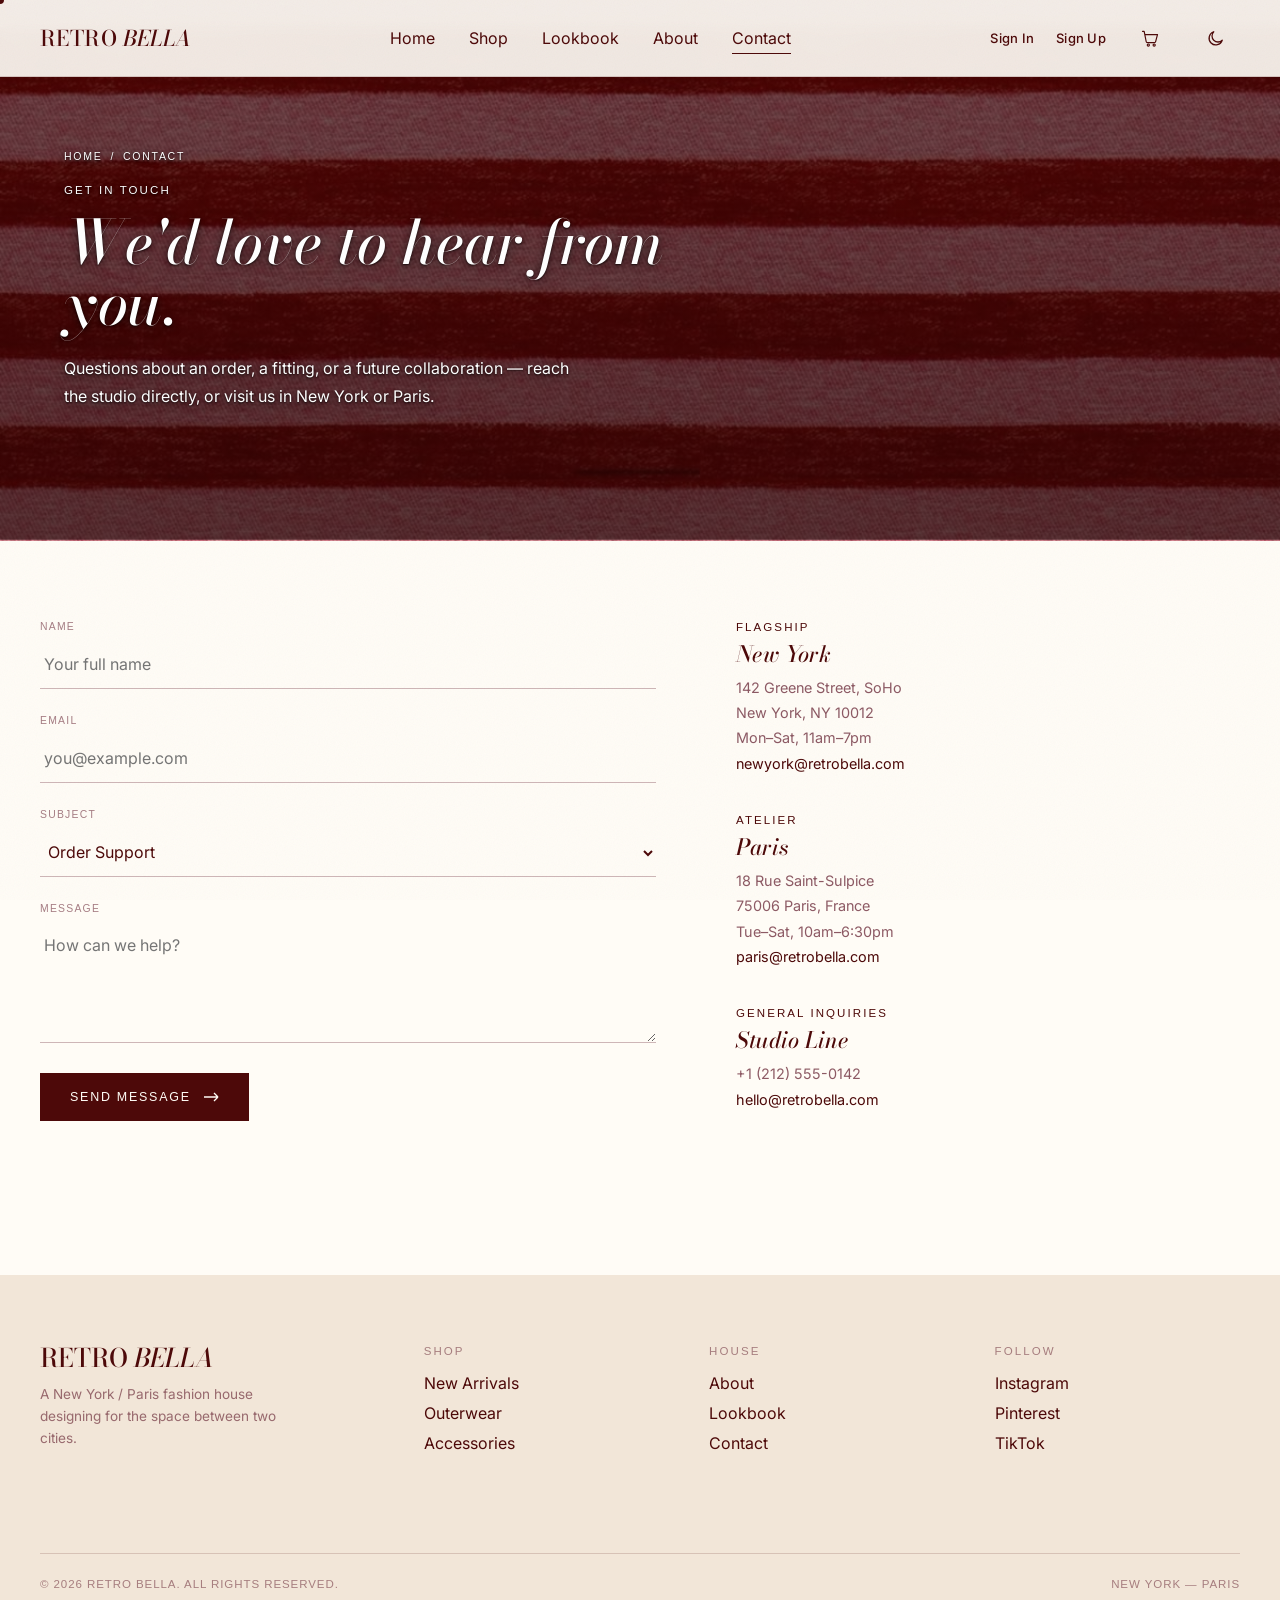
<file: contact.html>
<!DOCTYPE html>
<html lang="en">
<head>
<meta charset="UTF-8">
<meta name="viewport" content="width=device-width, initial-scale=1.0">
<script>/* ADDED: apply saved/OS theme before first paint (no flash) */(function(){try{var t=localStorage.getItem("rb_theme");if(!t&&window.matchMedia&&matchMedia("(prefers-color-scheme: dark)").matches)t="dark";if(t==="dark")document.documentElement.setAttribute("data-theme","dark");}catch(e){}})();</script>
<title>Contact — RETRO&nbsp;BELLA</title>
<link rel="preconnect" href="https://fonts.googleapis.com">
<link rel="preconnect" href="https://fonts.gstatic.com" crossorigin>
<link href="https://fonts.googleapis.com/css2?family=Bodoni+Moda:ital,opsz,wght@0,6..96,400;0,6..96,500;0,6..96,700;1,6..96,400;1,6..96,500&family=Archivo+Expanded:wght@500;700&family=Inter:wght@300;400;500&display=swap" rel="stylesheet">
<link rel="stylesheet" href="css/styles.css">

<link rel="stylesheet" href="css/dark.css"> <!-- ADDED: dark mode -->
</head>
<body>

<div class="grain"></div>
<div class="cursor-dot" id="cursorDot"></div>

<header id="siteHeader" class="scrolled">
  <a href="index.html" class="logo" style="text-decoration:none;color:inherit;">RETRO <em>BELLA</em></a>
  <nav class="links" id="navLinks">
    <a href="index.html">Home</a>
    <a href="shop.html">Shop</a>
    <a href="lookbook.html">Lookbook</a>
    <a href="about.html">About</a>
    <a href="contact.html" class="is-active">Contact</a>
  </nav>
  <div class="header-icons">
    <a href="login.html" class="icon-btn nav-text-btn">Sign In</a>
    <a href="login.html?tab=signup" class="icon-btn nav-text-btn">Sign Up</a>
    <a href="index.html" class="icon-btn nav-text-btn">Logout</a>
    <a href="shop.html" class="icon-btn" aria-label="Cart">
      <svg width="20" height="20" viewBox="0 0 24 24" fill="none"><path d="M3 4h2l2.4 12.2a1.5 1.5 0 0 0 1.47 1.3h8.4a1.5 1.5 0 0 0 1.47-1.18L21 8H6" stroke="currentColor" stroke-width="1.4" stroke-linecap="round" stroke-linejoin="round"/><circle cx="10" cy="20.5" r="1.3" stroke="currentColor" stroke-width="1.4"/><circle cx="17" cy="20.5" r="1.3" stroke="currentColor" stroke-width="1.4"/></svg>
    </a>
    <button type="button" class="icon-btn theme-toggle" id="themeToggle" aria-label="Switch to dark mode" aria-pressed="false" title="Switch to dark mode">
      <svg class="ico-moon" viewBox="0 0 24 24" fill="none" stroke="currentColor" stroke-width="1.6" stroke-linecap="round" stroke-linejoin="round" aria-hidden="true"><path d="M20.5 14.2A8.5 8.5 0 1 1 9.8 3.5a6.8 6.8 0 0 0 10.7 10.7Z"/></svg>
      <svg class="ico-sun" viewBox="0 0 24 24" fill="none" stroke="currentColor" stroke-width="1.6" stroke-linecap="round" aria-hidden="true"><circle cx="12" cy="12" r="4"/><path d="M12 2.5v2.2M12 19.3v2.2M2.5 12h2.2M19.3 12h2.2M5.3 5.3l1.6 1.6M17.1 17.1l1.6 1.6M18.7 5.3l-1.6 1.6M6.9 17.1l-1.6 1.6"/></svg>
    </button>

  </div>
  <button class="menu-btn" id="menuBtn" aria-label="Toggle menu">
    <span></span><span></span><span></span>
  </button>
</header>

<section class="page-banner contact-banner">
  <div class="breadcrumb"><a href="index.html">Home</a> / <span>Contact</span></div>
  <span class="label">Get in Touch</span>
  <h1>We'd love to hear from you.</h1>
  <p class="sub">Questions about an order, a fitting, or a future collaboration — reach the studio directly, or visit us in New York or Paris.</p>
</section>

<div class="contact-grid">
  <div class="contact-form-wrap reveal">
    <form id="contactForm">
      <div class="field">
        <label for="cName">Name</label>
        <input type="text" id="cName" required placeholder="Your full name">
      </div>
      <div class="field">
        <label for="cEmail">Email</label>
        <input type="email" id="cEmail" required placeholder="you@example.com">
      </div>
      <div class="field">
        <label for="cSubject">Subject</label>
        <select id="cSubject">
          <option>Order Support</option>
          <option>Press &amp; Collaborations</option>
          <option>Wholesale Inquiry</option>
          <option>Something Else</option>
        </select>
      </div>
      <div class="field">
        <label for="cMessage">Message</label>
        <textarea id="cMessage" required placeholder="How can we help?"></textarea>
      </div>
      <button type="submit" class="btn-primary">
        Send Message
        <svg width="16" height="10" viewBox="0 0 16 10" fill="none"><path d="M1 5H15M15 5L11 1M15 5L11 9" stroke="currentColor" stroke-width="1.3"/></svg>
      </button>
      <p class="contact-note" id="contactNote">Thank you — we'll be in touch within 1–2 business days.</p>
    </form>
  </div>

  <div class="store-list reveal">
    <div class="store-card">
      <span class="label">Flagship</span>
      <h3>New York</h3>
      <p>142 Greene Street, SoHo<br>New York, NY 10012<br>Mon–Sat, 11am–7pm<br><a href="mailto:newyork@retrobella.com">newyork@retrobella.com</a></p>
    </div>
    <div class="store-card">
      <span class="label">Atelier</span>
      <h3>Paris</h3>
      <p>18 Rue Saint-Sulpice<br>75006 Paris, France<br>Tue–Sat, 10am–6:30pm<br><a href="mailto:paris@retrobella.com">paris@retrobella.com</a></p>
    </div>
    <div class="store-card">
      <span class="label">General Inquiries</span>
      <h3>Studio Line</h3>
      <p>+1 (212) 555-0142<br><a href="mailto:hello@retrobella.com">hello@retrobella.com</a></p>
    </div>
  </div>
</div>

<footer>
  <div class="brand">
    <h3>RETRO <em style="color:var(--sangria)">BELLA</em></h3>
    <p>A New York / Paris fashion house designing for the space between two cities.</p>
  </div>
  <div>
    <span class="label">Shop</span>
    <ul>
      <li><a href="shop.html">New Arrivals</a></li>
      <li><a href="shop.html">Outerwear</a></li>
      <li><a href="shop.html">Accessories</a></li>
    </ul>
  </div>
  <div>
    <span class="label">House</span>
    <ul>
      <li><a href="about.html">About</a></li>
      <li><a href="lookbook.html">Lookbook</a></li>
      <li><a href="contact.html">Contact</a></li>
    </ul>
  </div>
  <div>
    <span class="label">Follow</span>
    <ul>
      <li><a href="#">Instagram</a></li>
      <li><a href="#">Pinterest</a></li>
      <li><a href="#">TikTok</a></li>
    </ul>
  </div>
  <div class="footer-bottom">
    <span>© 2026 Retro Bella. All rights reserved.</span>
    <span>New York — Paris</span>
  </div>
</footer>

<script src="js/main.js"></script>
<script src="js/auth.js"></script>
<script src="js/contact.js"></script>

<script src="js/theme.js"></script> <!-- ADDED: dark mode -->
</body>
</html>
</file>
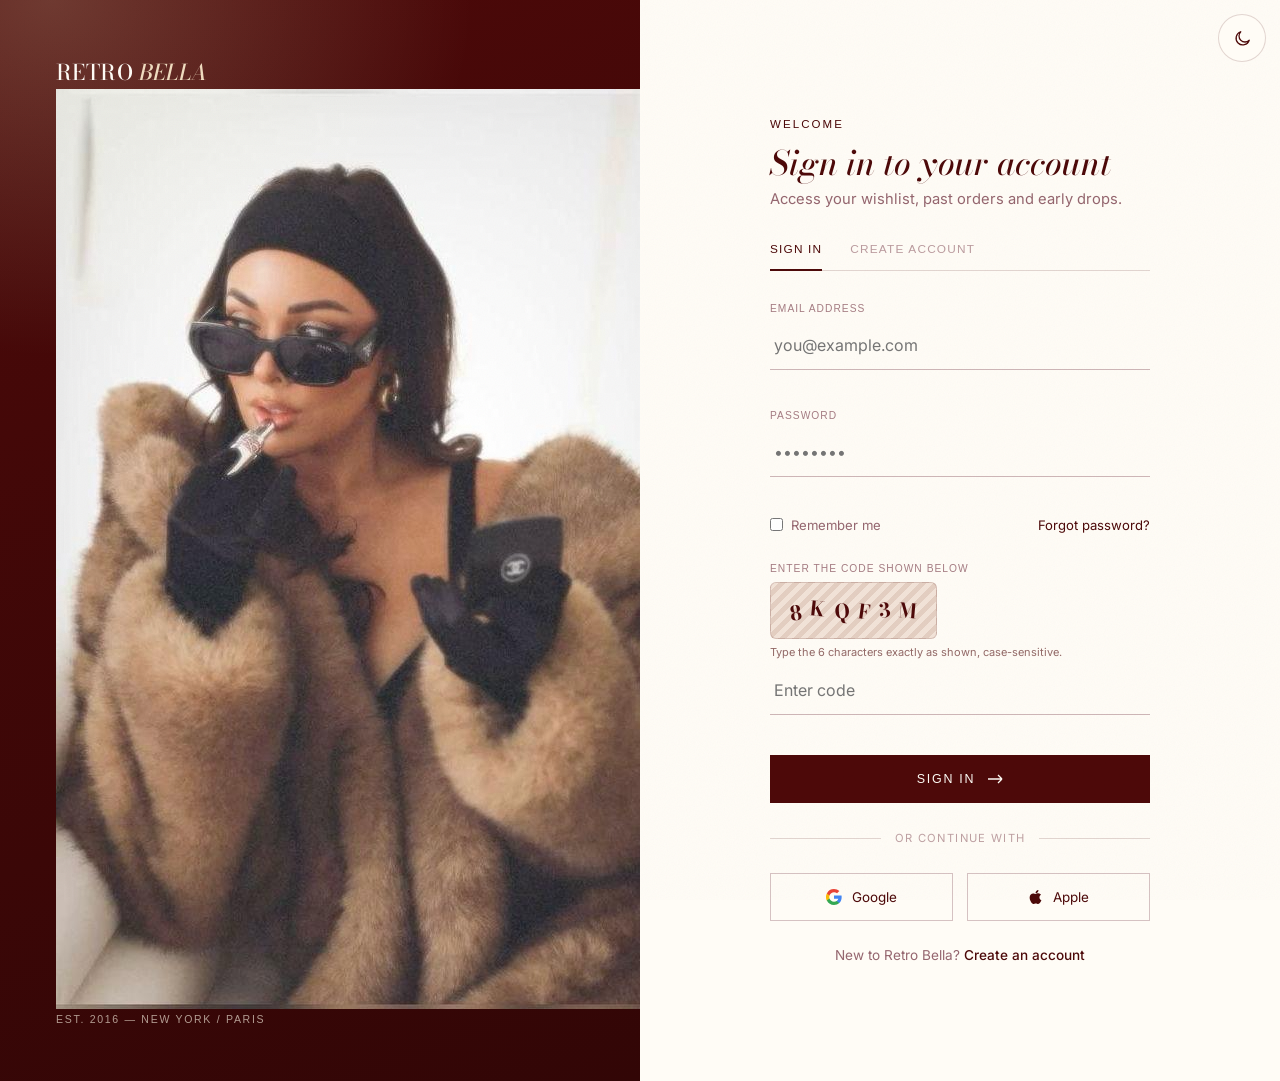
<file: login.html>
<!DOCTYPE html>
<html lang="en">
<head>
<meta charset="UTF-8">
<meta name="viewport" content="width=device-width, initial-scale=1.0">
<script>/* ADDED: apply saved/OS theme before first paint (no flash) */(function(){try{var t=localStorage.getItem("rb_theme");if(!t&&window.matchMedia&&matchMedia("(prefers-color-scheme: dark)").matches)t="dark";if(t==="dark")document.documentElement.setAttribute("data-theme","dark");}catch(e){}})();</script>
<title>Sign In — RETRO&nbsp;BELLA</title>
<link rel="preconnect" href="https://fonts.googleapis.com">
<link rel="preconnect" href="https://fonts.gstatic.com" crossorigin>
<link href="https://fonts.googleapis.com/css2?family=Bodoni+Moda:ital,opsz,wght@0,6..96,400;0,6..96,500;0,6..96,700;1,6..96,400;1,6..96,500&family=Archivo+Expanded:wght@500;700&family=Inter:wght@300;400;500&display=swap" rel="stylesheet">
<link rel="stylesheet" href="css/styles.css">
<link rel="stylesheet" href="css/dark.css"> <!-- ADDED: dark mode -->
</head>
<body>

<div class="grain"></div>
    <button type="button" class="icon-btn theme-toggle theme-toggle--float" id="themeToggle" aria-label="Switch to dark mode" aria-pressed="false" title="Switch to dark mode">
      <svg class="ico-moon" viewBox="0 0 24 24" fill="none" stroke="currentColor" stroke-width="1.6" stroke-linecap="round" stroke-linejoin="round" aria-hidden="true"><path d="M20.5 14.2A8.5 8.5 0 1 1 9.8 3.5a6.8 6.8 0 0 0 10.7 10.7Z"/></svg>
      <svg class="ico-sun" viewBox="0 0 24 24" fill="none" stroke="currentColor" stroke-width="1.6" stroke-linecap="round" aria-hidden="true"><circle cx="12" cy="12" r="4"/><path d="M12 2.5v2.2M12 19.3v2.2M2.5 12h2.2M19.3 12h2.2M5.3 5.3l1.6 1.6M17.1 17.1l1.6 1.6M18.7 5.3l-1.6 1.6M6.9 17.1l-1.6 1.6"/></svg>
    </button>

<div class="auth-wrap">

  <!-- LEFT: brand panel -->
  <div class="auth-side">
    <a href="index.html" class="logo" style="text-decoration:none;color:inherit;">RETRO <em>BELLA</em></a>
    <div class="auth-image">
      <img src="images/login.png" alt="Retro Bella — editorial portrait">
    </div>
    <span class="auth-foot">Est. 2016 — New York / Paris</span>
  </div>

  <!-- RIGHT: form panel -->
  <div class="auth-form-side">
    <div class="auth-box">
      <span class="label">Welcome</span>
      <h1 id="authTitle">Sign in to your account</h1>
      <p class="sub" id="authSub">Access your wishlist, past orders and early drops.</p>

      <div class="auth-tabs">
        <button type="button" class="auth-tab active" data-tab="signin">Sign In</button>
        <button type="button" class="auth-tab" data-tab="signup">Create Account</button>
      </div>

      <!-- SIGN IN -->
      <form class="auth-panel active" id="signinForm" data-panel="signin" novalidate>
        <div class="auth-field">
          <label for="siEmail">Email address</label>
          <input type="email" id="siEmail" autocomplete="email" placeholder="you@example.com">
          <span class="err" role="alert"></span>
        </div>
        <div class="auth-field">
          <label for="siPassword">Password</label>
          <input type="password" id="siPassword" autocomplete="current-password" placeholder="••••••••">
          <span class="err" role="alert"></span>
        </div>
        <div class="auth-row">
          <label class="auth-remember">
            <input type="checkbox"> Remember me
          </label>
          <a href="#" id="forgotLink">Forgot password?</a>
        </div>
        <div class="auth-field captcha-field">
          <label for="siCaptcha">Enter the code shown below</label>
          <div class="captcha-box" aria-hidden="true">
            <span>8</span><span>K</span><span>Q</span><span>F</span><span>3</span><span>M</span>
          </div>
          <span class="captcha-hint">Type the 6 characters exactly as shown, case-sensitive.</span>
          <input type="text" id="siCaptcha" maxlength="6" autocomplete="off" placeholder="Enter code">
          <span class="err" role="alert"></span>
        </div>
        <button type="submit" class="btn-primary auth-submit">
          Sign In
          <svg width="16" height="10" viewBox="0 0 16 10" fill="none"><path d="M1 5H15M15 5L11 1M15 5L11 9" stroke="currentColor" stroke-width="1.3"/></svg>
        </button>
      </form>

      <!-- CREATE ACCOUNT -->
      <form class="auth-panel" id="signupForm" data-panel="signup" novalidate>
        <div class="auth-field">
          <label for="suName">Full name</label>
          <input type="text" id="suName" autocomplete="name" placeholder="Your name">
          <span class="err" role="alert"></span>
        </div>
        <div class="auth-field">
          <label for="suEmail">Email address</label>
          <input type="email" id="suEmail" autocomplete="email" placeholder="you@example.com">
          <span class="err" role="alert"></span>
        </div>
        <div class="auth-field">
          <label for="suPassword">Password</label>
          <input type="password" id="suPassword" autocomplete="new-password" placeholder="Create a password">
          <span class="hint">At least 8 characters with uppercase, lowercase, a number and a special character.</span>
          <span class="err" role="alert"></span>
        </div>
        <div class="auth-field">
          <label for="suConfirm">Confirm password</label>
          <input type="password" id="suConfirm" autocomplete="new-password" placeholder="Re-enter your password">
          <span class="err" role="alert"></span>
        </div>
        <div class="auth-field captcha-field">
          <label for="suCaptcha">Enter the code shown below</label>
          <div class="captcha-box" aria-hidden="true">
            <span>V</span><span>2</span><span>L</span><span>R</span><span>9</span><span>Y</span>
          </div>
          <span class="captcha-hint">Type the 6 characters exactly as shown, case-sensitive.</span>
          <input type="text" id="suCaptcha" maxlength="6" autocomplete="off" placeholder="Enter code">
          <span class="err" role="alert"></span>
        </div>
        <button type="submit" class="btn-primary auth-submit">
          Create Account
          <svg width="16" height="10" viewBox="0 0 16 10" fill="none"><path d="M1 5H15M15 5L11 1M15 5L11 9" stroke="currentColor" stroke-width="1.3"/></svg>
        </button>
      </form>

      <div class="auth-divider">or continue with</div>
      <div class="auth-social">
        <button type="button" aria-label="Continue with Google">
          <svg width="16" height="16" viewBox="0 0 24 24"><path fill="#4285F4" d="M23.49 12.27c0-.85-.08-1.67-.22-2.45H12v4.64h6.44a5.5 5.5 0 0 1-2.39 3.6v3h3.87c2.26-2.08 3.57-5.15 3.57-8.79z"/><path fill="#34A853" d="M12 24c3.24 0 5.96-1.07 7.95-2.9l-3.87-3c-1.08.72-2.46 1.15-4.08 1.15-3.13 0-5.78-2.12-6.73-4.96H1.27v3.1A12 12 0 0 0 12 24z"/><path fill="#FBBC05" d="M5.27 14.29a7.2 7.2 0 0 1 0-4.58v-3.1H1.27a12 12 0 0 0 0 10.78l4-3.1z"/><path fill="#EA4335" d="M12 4.75c1.77 0 3.35.61 4.6 1.8l3.42-3.42C17.95 1.19 15.24 0 12 0A12 12 0 0 0 1.27 6.61l4 3.1C6.22 6.87 8.87 4.75 12 4.75z"/></svg>
          Google
        </button>
        <button type="button" aria-label="Continue with Apple">
          <svg width="15" height="16" viewBox="0 0 384 512" fill="currentColor"><path d="M318.7 268.7c-.2-36.7 16.4-64.4 50-84.8-18.8-26.9-47.2-41.7-84.7-44.6-35.5-2.8-74.3 20.7-88.5 20.7-15 0-49.4-19.7-76.4-19.7C63.3 141.2 4 184.8 4 273.5c0 26.2 4.8 53.3 14.4 81.2 12.8 36.7 59 126.7 107.2 125.2 25.2-.6 43-17.9 75.8-17.9 31.8 0 48.3 17.9 76.4 17.9 48.6-.7 90.4-82.5 102.6-119.3-65.2-30.7-61.7-90-61.7-91.9zm-56.6-164.2c26.9-32 24.5-61.2 23.7-71.7-23.8 1.4-51.3 16.4-67 34.9-17.4 19.8-27.7 44.3-25.5 71.4 25.6 2 48.9-11 68.8-34.6z"/></svg>
          Apple
        </button>
      </div>

      <p class="auth-switch" id="authSwitch">
        New to Retro Bella? <button type="button" id="switchToSignup">Create an account</button>
      </p>
    </div>
  </div>
</div>

<!-- LOADER shown while transitioning to the homepage -->
<div class="loader-overlay" id="loaderOverlay" style="display:none;">
  <div class="loader-logo">RETRO <em>BELLA</em></div>
  <div class="loader-bar-track"><div class="loader-bar-fill" id="loaderFill"></div></div>
  <span class="loader-caption" id="loaderCaption">Signing you in…</span>
</div>

<script src="js/auth.js"></script>
<script src="js/main.js"></script>
<script src="js/login.js"></script>

<script src="js/theme.js"></script> <!-- ADDED: dark mode -->
</body>
</html>
</file>
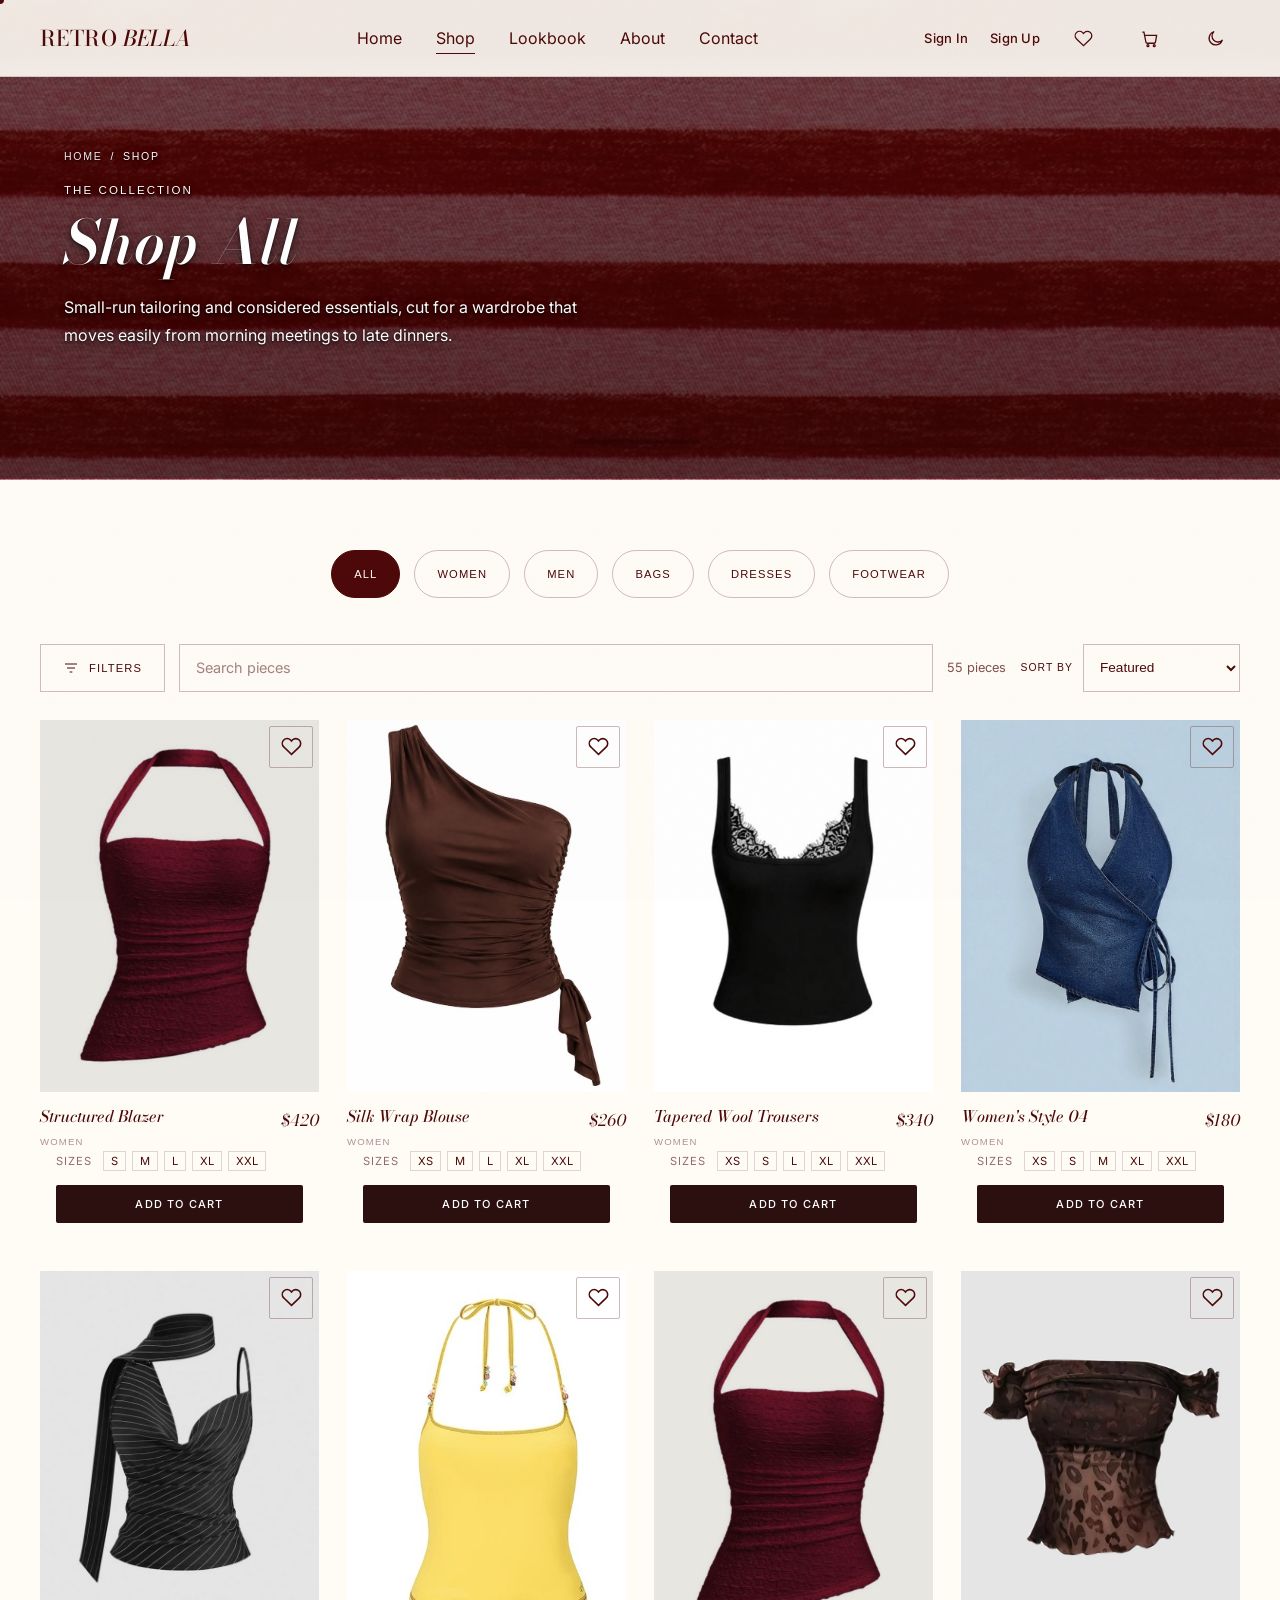
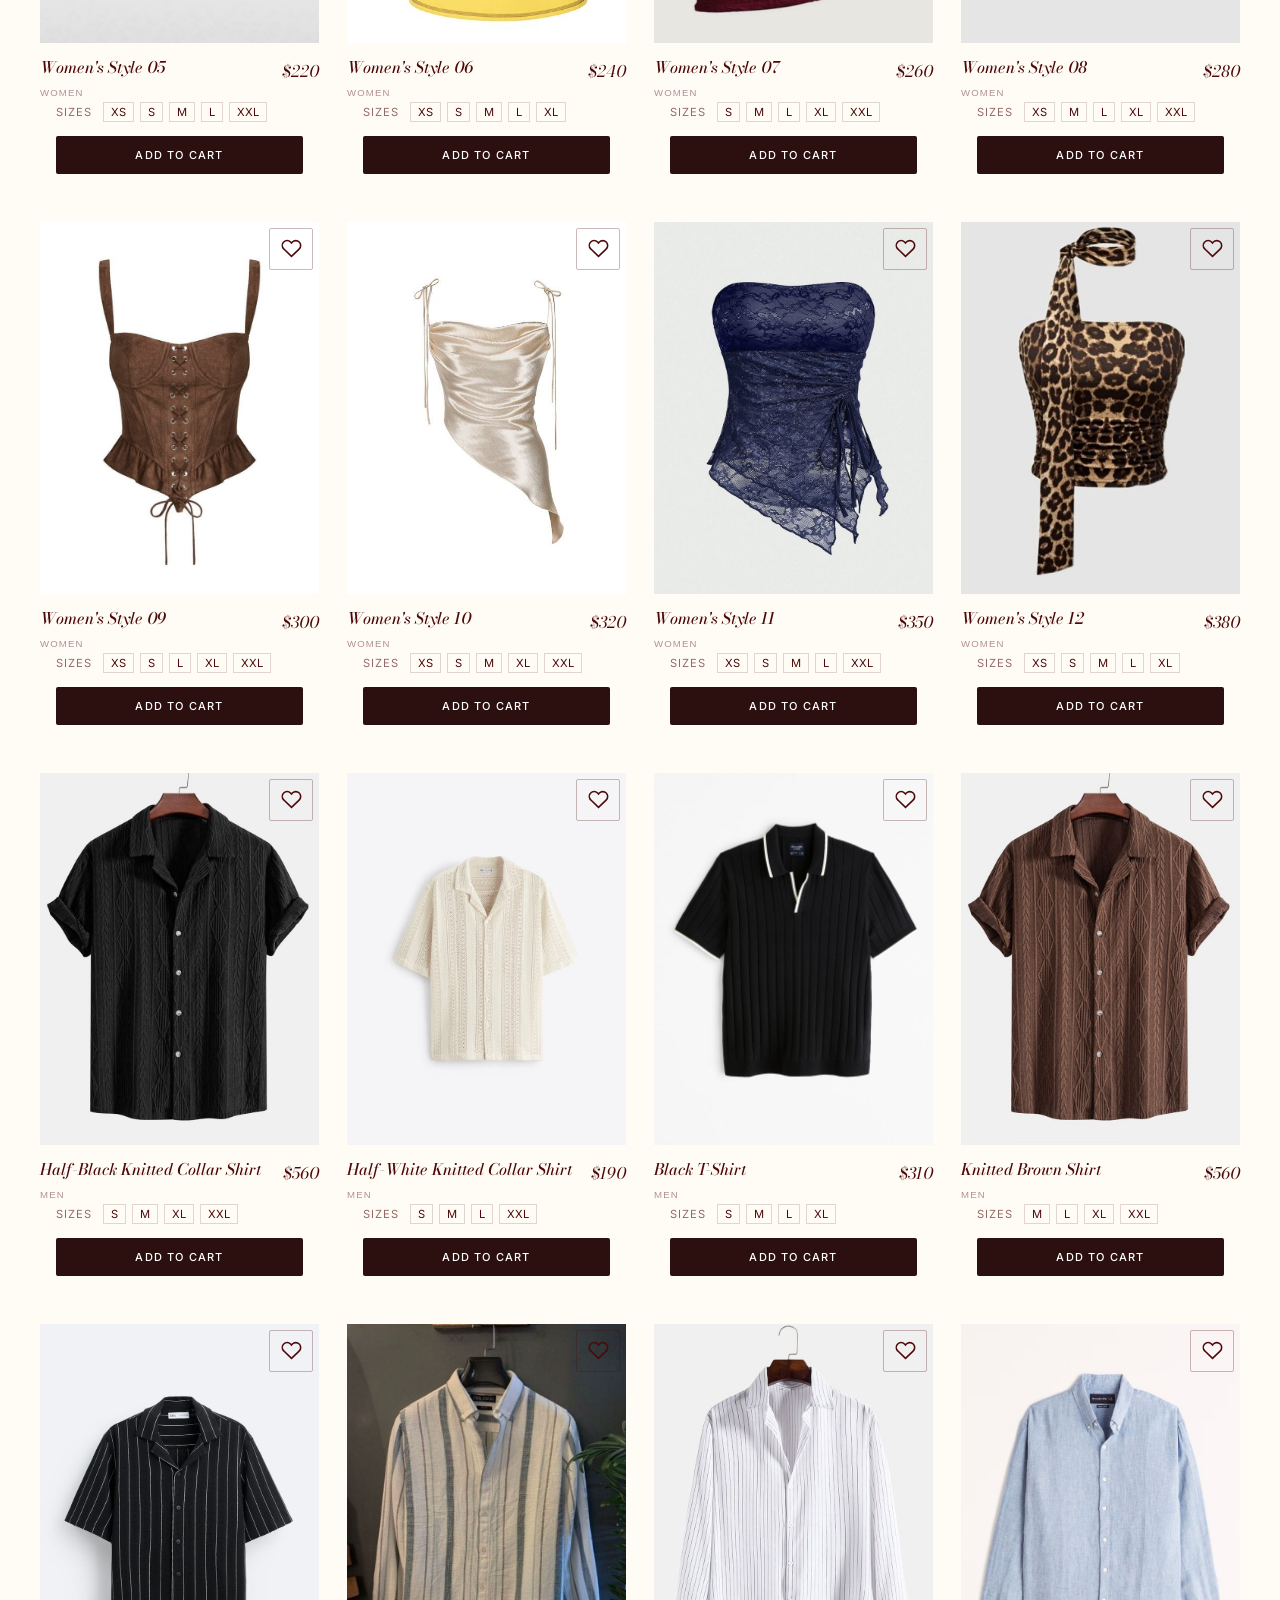
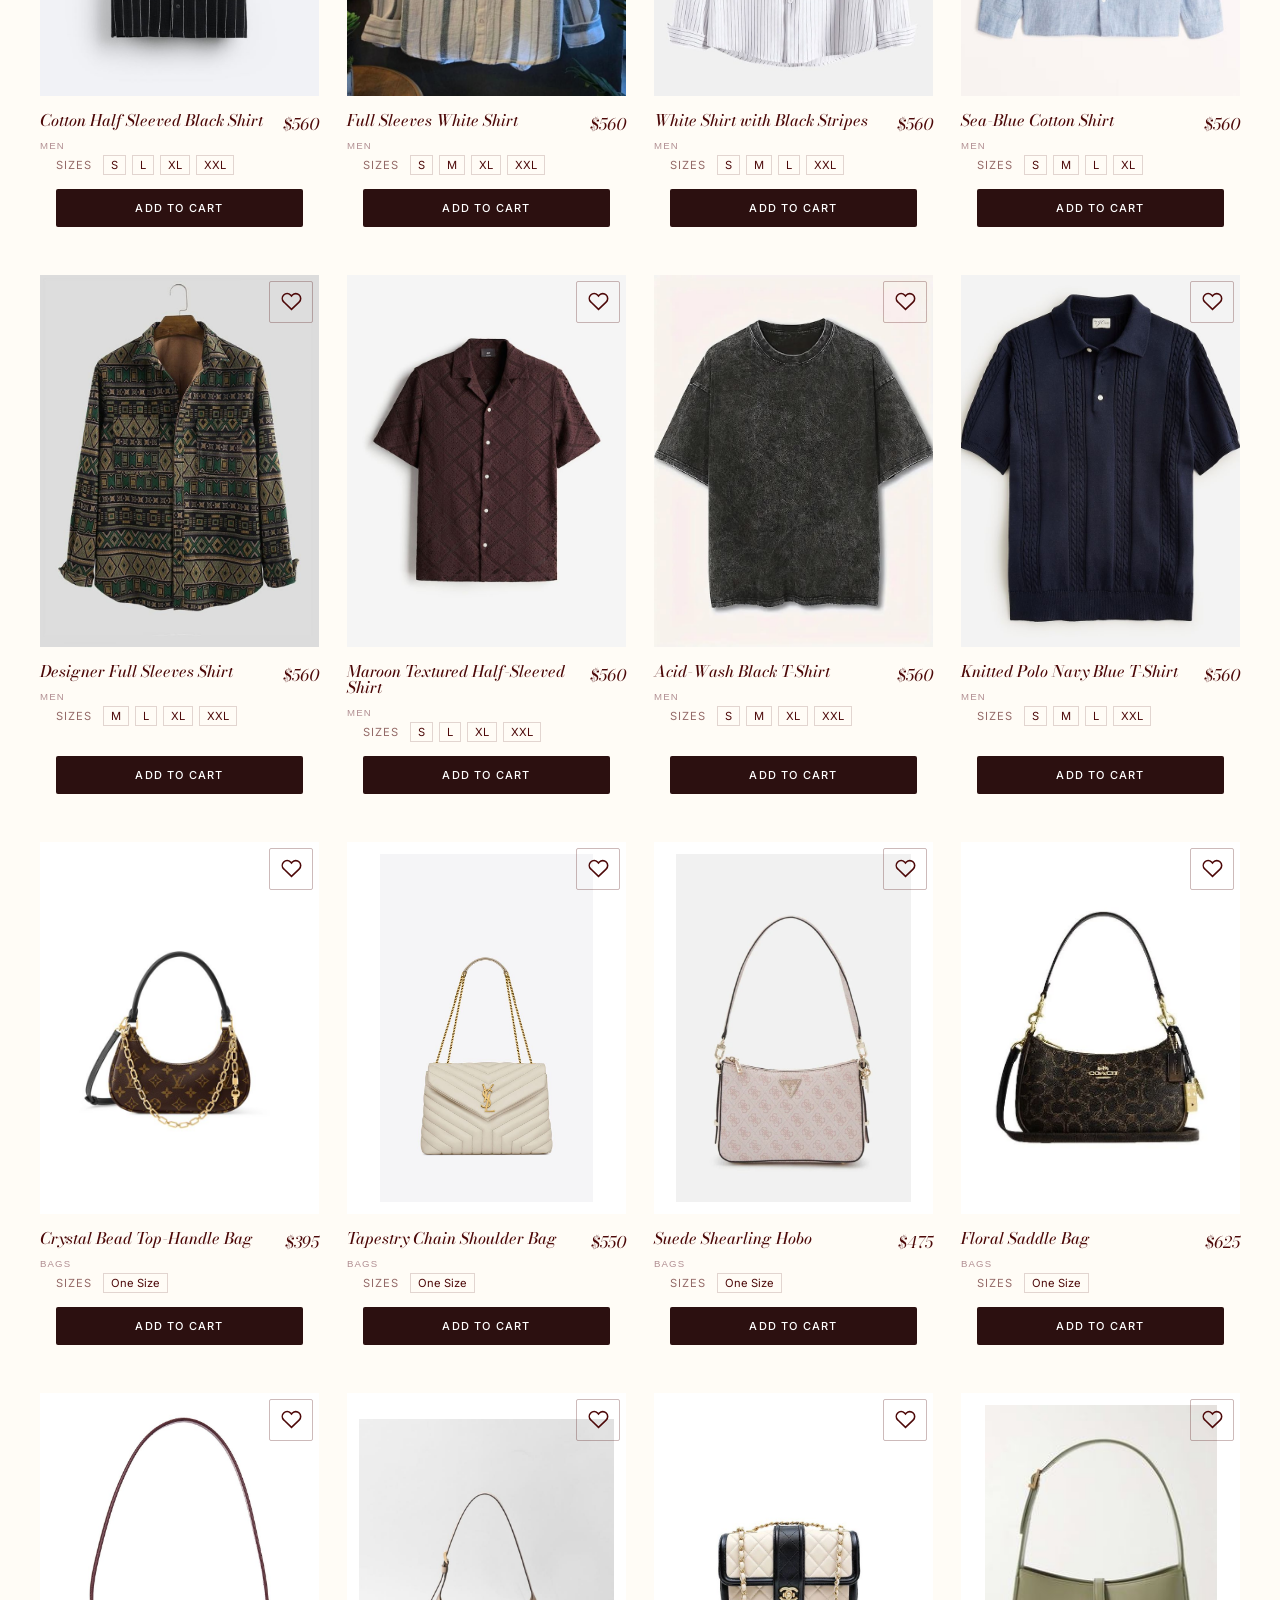
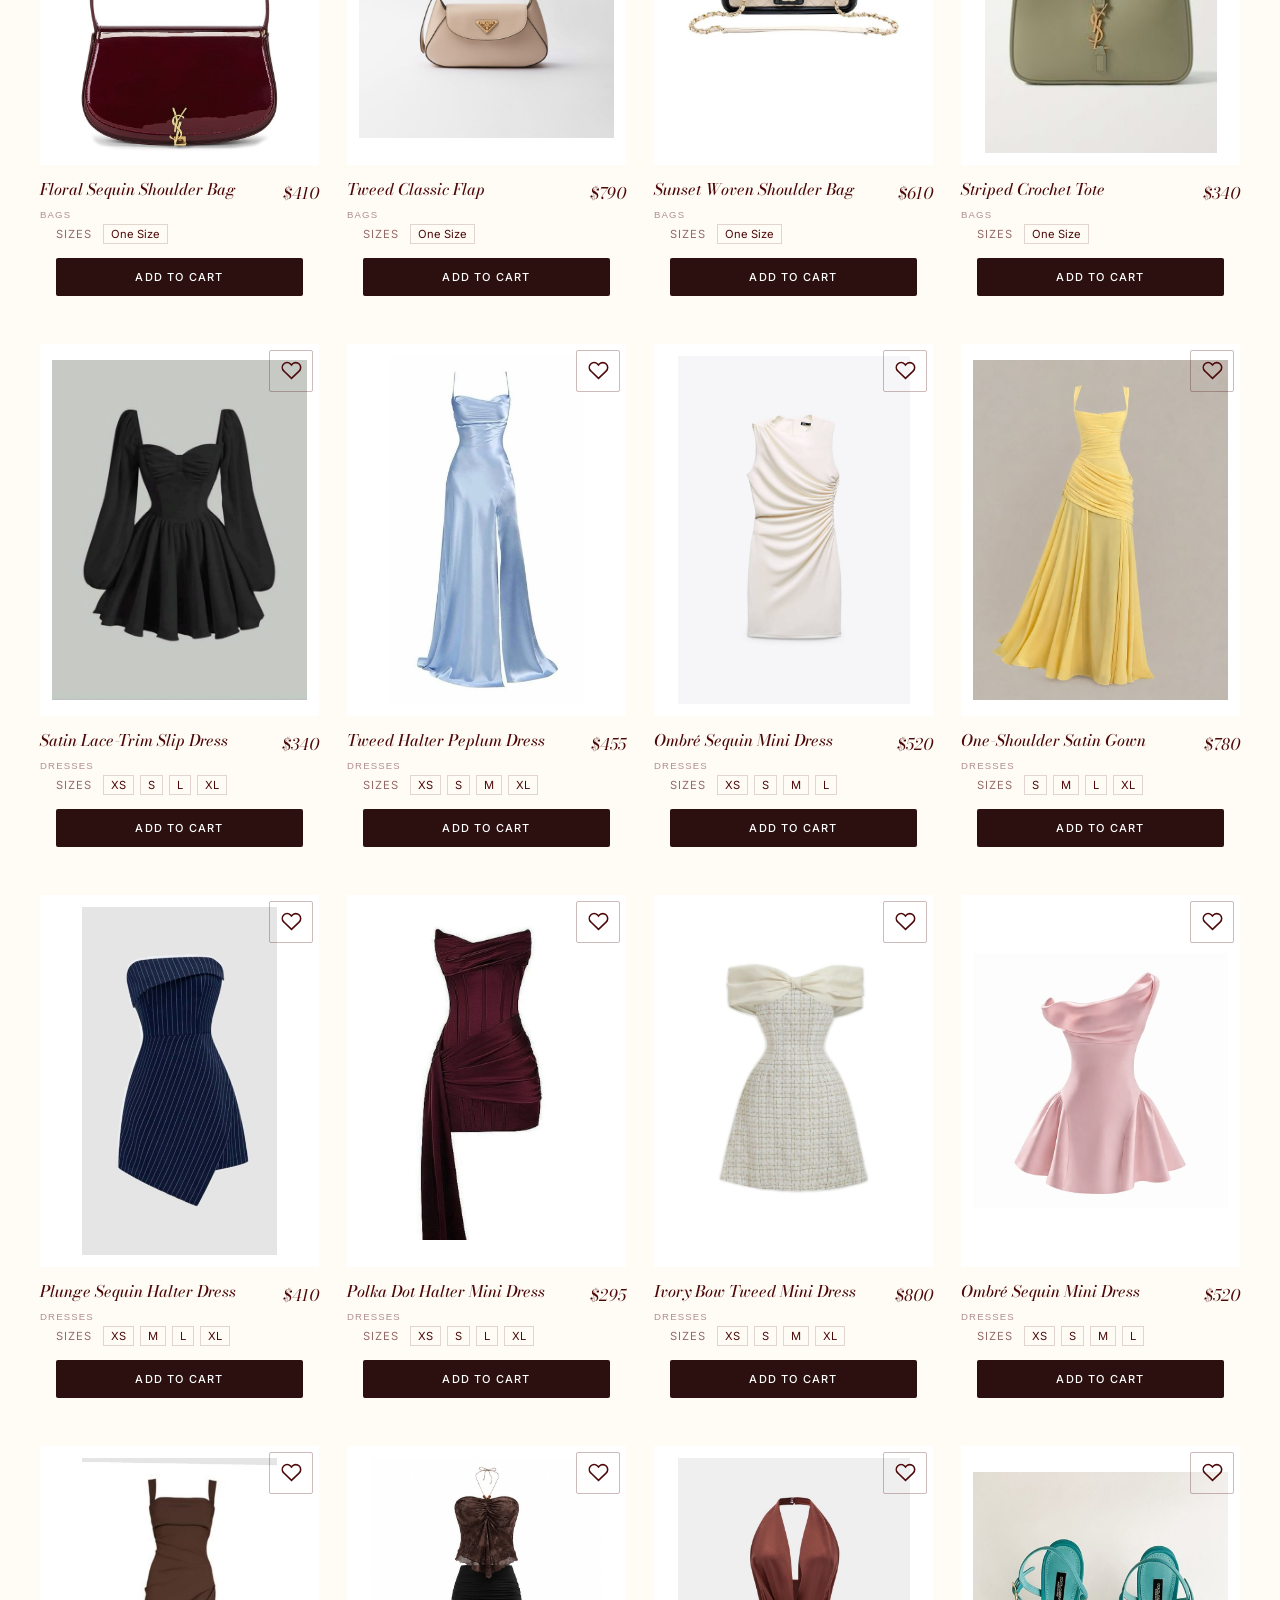
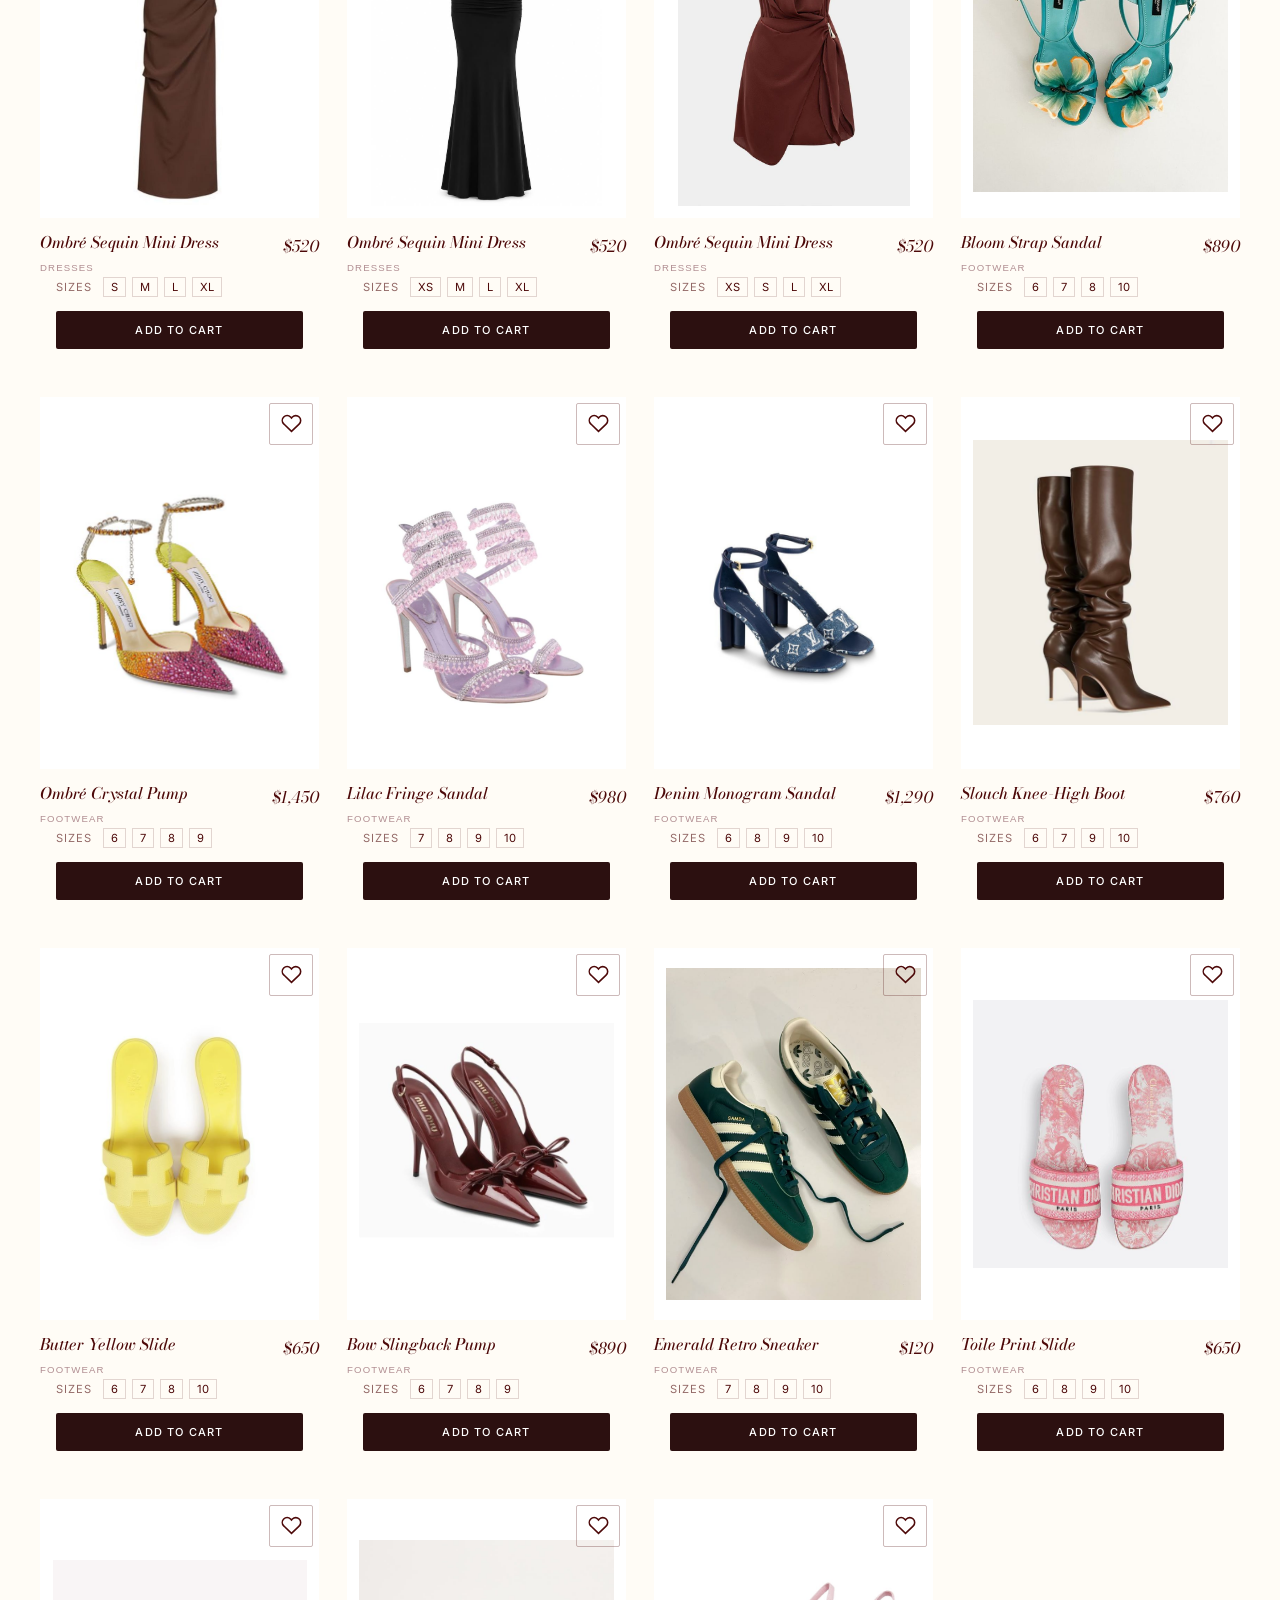
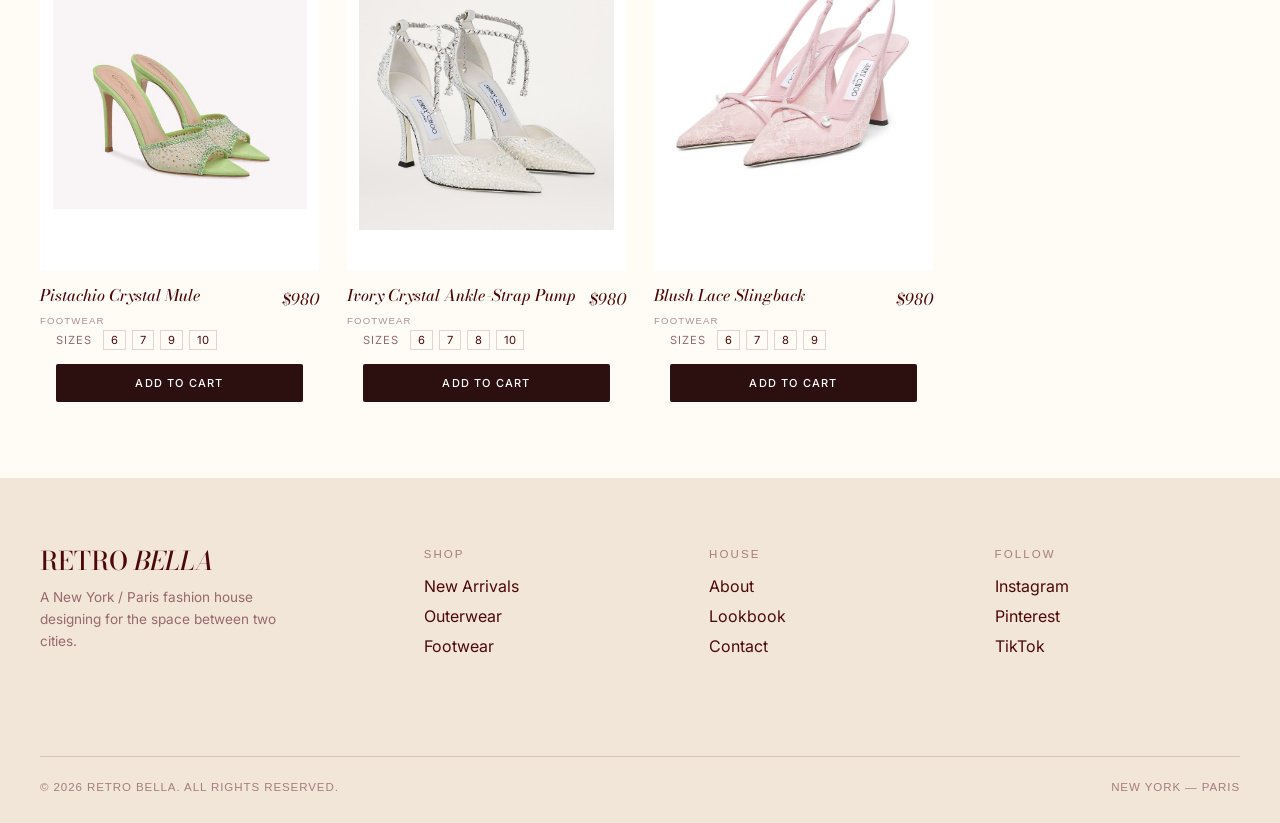
<file: shop.html>
<!DOCTYPE html>
<html lang="en">
<head>
<meta charset="UTF-8">
<meta name="viewport" content="width=device-width, initial-scale=1.0">
<script>/* ADDED: apply saved/OS theme before first paint (no flash) */(function(){try{var t=localStorage.getItem("rb_theme");if(!t&&window.matchMedia&&matchMedia("(prefers-color-scheme: dark)").matches)t="dark";if(t==="dark")document.documentElement.setAttribute("data-theme","dark");}catch(e){}})();</script>
<title>Shop All — RETRO&nbsp;BELLA</title>
<link rel="preconnect" href="https://fonts.googleapis.com">
<link rel="preconnect" href="https://fonts.gstatic.com" crossorigin>
<link href="https://fonts.googleapis.com/css2?family=Bodoni+Moda:ital,opsz,wght@0,6..96,400;0,6..96,500;0,6..96,700;1,6..96,400;1,6..96,500&family=Archivo+Expanded:wght@500;700&family=Inter:wght@300;400;500&display=swap" rel="stylesheet">
<link rel="stylesheet" href="css/styles.css">
<link rel="stylesheet" href="css/cart.css">
<link rel="stylesheet" href="css/wishlist.css">
<style>
  .page-banner{
    position:relative;
    isolation:isolate;
    overflow:hidden;
    background-color:#3a0808;
    background-image:url('images/bg.jpeg');
    background-size:cover;
    background-position:center;
    background-repeat:no-repeat;
    padding:150px 5vw 130px;
  }
  .page-banner::before{
    content:"";
    position:absolute;
    inset:0;
    background:linear-gradient(180deg, rgba(20,4,4,0.62) 0%, rgba(20,4,4,0.7) 55%, rgba(20,4,4,0.78) 100%);
    z-index:0;
  }
  .page-banner > *{
    position:relative;
    z-index:1;
  }
  .page-banner .breadcrumb,
  .page-banner .breadcrumb a,
  .page-banner .label,
  .page-banner h1,
  .page-banner .sub{
    color:#ffffff !important;
    text-shadow:0 2px 10px rgba(0,0,0,0.6), 0 1px 2px rgba(0,0,0,0.7);
  }
  .page-banner .breadcrumb a{
    opacity:0.9;
  }
  .page-banner h1{
    font-weight:600;
  }
  /* Product photos that already include their own white background/margin —
     show the full image instead of cropping it to fill the frame. */
  .product-media img.fit-contain{
    object-fit:contain;
    background:#ffffff;
    padding:12px;
  }
  .icon-btn .icon-svg{ width:19px; height:19px; }
  .header-icons .icon-btn[aria-label="Wishlist"], .header-icons .icon-btn[aria-label="Cart"]{position:relative;}
  .wishlist-badge,.cart-badge{position:absolute;top:3px;right:1px;min-width:17px;height:17px;padding:0 4px;border-radius:999px;background:#e04470;color:#fff;font:10px/17px Inter,sans-serif;text-align:center;display:none;}
  .wishlist-badge.show,.cart-badge.show{display:block;}

  /* ---------- Filter bar: same theme, just pill-shaped + centered ---------- */
  .filter-bar{
    display:flex !important;
    flex-wrap:wrap;
    justify-content:center !important;
    align-items:center;
    gap:14px;
  }
  .filter-bar .filter-pill{
    border-radius:999px !important;
  }

  /* ---------- Add to Cart + wishlist heart row (women.html style) ---------- */
  .product-card{
    display:flex;
    flex-direction:column;
  }
  .card-actions{
    display:flex;
    align-items:center;
    gap:10px;
    padding:14px 16px 16px;
    margin-top:auto;
  }
  .add-cart-btn{
    flex:1;
    padding:12px 14px;
    background:#2c1010;
    color:#ffffff;
    border:none;
    border-radius:2px;
    font-family:'Archivo Expanded', 'Inter', sans-serif;
    font-size:11px;
    font-weight:500;
    letter-spacing:1.2px;
    text-transform:uppercase;
    cursor:pointer;
    transition:background .25s ease;
  }
  .add-cart-btn:hover{
    background:var(--sangria, #4D0909);
  }
  .wishlist-btn{
    width:44px; min-width:44px; height:42px; display:inline-flex;
    align-items:center; justify-content:center; background:transparent;
    border:1px solid rgba(77,9,9,.28); border-radius:2px; color:#4D0909;
    cursor:pointer; transition:color .2s ease, background .2s ease, border-color .2s ease;
  }
  .wishlist-btn svg{width:21px;height:21px;fill:transparent;stroke:currentColor;stroke-width:1.8;transition:fill .2s ease;}
  .wishlist-btn.is-wishlisted{color:#e04470;border-color:#e04470;background:#fff5f7;}
  .wishlist-btn.is-wishlisted svg{fill:#e04470;}
  .wishlist-btn:focus-visible,.add-cart-btn:focus-visible{outline:2px solid #e04470;outline-offset:3px;}
  .cart-feedback{font-size:12px;padding:0 16px 12px;color:#4D0909;}

  /* size list on each card */
  .product-sizes{ display:flex; flex-wrap:wrap; align-items:center; gap:6px; padding:2px 16px 0; font-size:0.7rem; }
  .product-sizes em{ margin-right:4px; font-style:normal; text-transform:uppercase; letter-spacing:0.1em; opacity:0.6; }
  .product-sizes span{ padding:2px 7px; border:1px solid var(--line); }

  /* =========================================================
     SHOP — advanced filters (toolbar, panel, chips)
     Search, sort, result count, price / size / colour panel.
     ========================================================= */
  .filter-toolbar{ display:flex; flex-wrap:wrap; align-items:center; gap:14px; padding:0 20px 24px; }
  .filter-toggle{
    display:inline-flex; align-items:center; gap:10px;
    min-height:48px; padding:11px 22px; border:1px solid rgba(var(--ink-rgb),0.28);
    background:none; color:var(--ink); cursor:pointer;
    font-family:'Archivo Expanded', sans-serif; font-size:0.7rem; letter-spacing:0.1em; text-transform:uppercase;
    transition:background 0.25s ease, color 0.25s ease, border-color 0.25s ease;
  }
  .filter-toggle:hover, .filter-toggle[aria-expanded="true"]{ background:var(--sangria); color:var(--paper); border-color:var(--sangria); }
  .filter-badge{
    display:inline-grid; place-items:center; min-width:20px; height:20px; padding:0 6px;
    border-radius:999px; background:var(--sangria); color:var(--paper); font-size:0.65rem; letter-spacing:0;
  }
  .filter-badge[hidden]{ display:none; }
  .filter-toggle:hover .filter-badge, .filter-toggle[aria-expanded="true"] .filter-badge{ background:var(--paper); color:var(--sangria); }

  .filter-search{
    flex:1 1 220px; min-width:0; min-height:48px; padding:11px 16px;
    border:1px solid rgba(var(--ink-rgb),0.28); border-radius:0; background:transparent;
    color:var(--ink); font:inherit; font-size:0.9rem;
  }
  .filter-search::placeholder{ color:rgba(77,9,9,0.5); }
  .result-count{ font-size:0.8rem; opacity:0.7; white-space:nowrap; }
  .sort-wrap{
    display:inline-flex; align-items:center; gap:10px;
    font-family:'Archivo Expanded', sans-serif; font-size:0.65rem; letter-spacing:0.1em; text-transform:uppercase;
  }
  .sort-wrap select{
    min-height:48px; padding:0 12px; border:1px solid rgba(var(--ink-rgb),0.28); border-radius:0;
    background:transparent; color:var(--ink); font:inherit; font-size:0.85rem; letter-spacing:0; text-transform:none; cursor:pointer;
  }
  .filter-toggle:focus-visible, .filter-search:focus-visible, .sort-wrap select:focus-visible,
  .size-chip:focus-visible, .color-chip:focus-visible, .filter-clear:focus-visible, .check-row input:focus-visible{
    outline:2px solid var(--sangria); outline-offset:3px;
  }

  .filter-panel{
    display:grid; grid-template-columns:1fr; gap:28px;
    margin:0 20px 32px; padding:28px 24px;
    border:1px solid var(--line); background:var(--blush);
  }
  .filter-panel[hidden]{ display:none; }
  .filter-group .label{ display:block; margin:0 0 14px; color:var(--sangria); }
  .check-row{ display:flex; align-items:center; gap:10px; min-height:36px; font-size:0.9rem; cursor:pointer; }
  .check-row input{ width:18px; height:18px; accent-color:var(--sangria); cursor:pointer; }
  .sub-h{ display:block; margin:16px 0 8px; font-size:0.7rem; letter-spacing:0.1em; text-transform:uppercase; opacity:0.65; }
  .chip-row, .color-grid{ display:flex; flex-wrap:wrap; gap:8px; }
  .size-chip, .color-chip{
    display:inline-flex; align-items:center; justify-content:center; gap:8px;
    min-height:40px; min-width:44px; padding:8px 14px;
    border:1px solid rgba(var(--ink-rgb),0.28); background:none; color:var(--ink); cursor:pointer;
    font-family:'Archivo Expanded', sans-serif; font-size:0.7rem; letter-spacing:0.08em; text-transform:uppercase;
    transition:background 0.25s ease, color 0.25s ease, border-color 0.25s ease;
  }
  .size-chip:hover, .color-chip:hover, .size-chip.active, .color-chip.active{ background:var(--sangria); color:var(--paper); border-color:var(--sangria); }
  .color-dot{ flex:none; width:14px; height:14px; border-radius:50%; border:1px solid rgba(0,0,0,0.25); }
  .filter-actions{ grid-column:1 / -1; display:flex; justify-content:flex-end; }
  .filter-clear{
    background:none; border:0; border-bottom:1px solid var(--line); padding:12px 0 4px; cursor:pointer;
    color:var(--sangria); font-family:'Archivo Expanded', sans-serif; font-size:0.7rem; letter-spacing:0.1em; text-transform:uppercase;
  }
  .filter-clear:hover{ border-bottom-color:var(--sangria); }

  @media (min-width:641px){ .result-count{ margin-left:auto; } }
  @media (min-width:901px){
    .filter-toolbar{ padding:0 40px 28px; }
    .filter-panel{ grid-template-columns:repeat(3, 1fr); margin:0 40px 36px; }
  }
</style>
<link rel="stylesheet" href="css/dark.css"> <!-- ADDED: dark mode -->
</head>
<body>

<div class="grain"></div>
<div class="cursor-dot" id="cursorDot"></div>

<header id="siteHeader" class="scrolled">
  <div class="logo">RETRO <em>BELLA</em></div>
  <nav class="links" id="navLinks">
    <a href="index.html">Home</a>
    <a href="shop.html" class="is-active">Shop</a>
    <a href="lookbook.html">Lookbook</a>
    <a href="about.html">About</a>
    <a href="contact.html">Contact</a>
  </nav>
  <div class="header-icons">
    <a href="login.html" class="icon-btn nav-text-btn">Sign In</a>
    <a href="login.html?tab=signup" class="icon-btn nav-text-btn">Sign Up</a>
    <a href="index.html" class="icon-btn nav-text-btn">Logout</a>
    <a href="#" class="icon-btn wishlist-nav-link" aria-label="Wishlist" title="Wishlist">
      <svg class="icon-svg" viewBox="0 0 24 24" fill="none" stroke="currentColor" stroke-width="1.6" aria-hidden="true"><path d="M20.8 4.6a5.5 5.5 0 0 0-7.8 0L12 5.7l-1.1-1.1a5.5 5.5 0 0 0-7.8 7.8l1.1 1.1L12 21l7.8-7.5 1.1-1.1a5.5 5.5 0 0 0-.1-7.8Z"/></svg>
    </a>
    <a href="cart.html" class="icon-btn" aria-label="Cart">
      <svg class="icon-svg" viewBox="0 0 24 24" fill="none" stroke="currentColor" stroke-width="1.6"><path d="M3 4h2l2.4 12.2a2 2 0 002 1.8h8.2a2 2 0 002-1.7L21 8H6"/><circle cx="10" cy="21" r="1.2"/><circle cx="18" cy="21" r="1.2"/></svg>
    </a>
    <button type="button" class="icon-btn theme-toggle" id="themeToggle" aria-label="Switch to dark mode" aria-pressed="false" title="Switch to dark mode">
      <svg class="ico-moon" viewBox="0 0 24 24" fill="none" stroke="currentColor" stroke-width="1.6" stroke-linecap="round" stroke-linejoin="round" aria-hidden="true"><path d="M20.5 14.2A8.5 8.5 0 1 1 9.8 3.5a6.8 6.8 0 0 0 10.7 10.7Z"/></svg>
      <svg class="ico-sun" viewBox="0 0 24 24" fill="none" stroke="currentColor" stroke-width="1.6" stroke-linecap="round" aria-hidden="true"><circle cx="12" cy="12" r="4"/><path d="M12 2.5v2.2M12 19.3v2.2M2.5 12h2.2M19.3 12h2.2M5.3 5.3l1.6 1.6M17.1 17.1l1.6 1.6M18.7 5.3l-1.6 1.6M6.9 17.1l-1.6 1.6"/></svg>
    </button>

  </div>
  <button class="menu-btn" id="menuBtn" aria-label="Toggle menu">
    <span></span><span></span><span></span>
  </button>
</header>

<section class="page-banner shop-banner">
  <div class="breadcrumb"><a href="index.html">Home</a> / <span>Shop</span></div>
  <span class="label">The Collection</span>
  <h1>Shop All</h1>
  <p class="sub">Small-run tailoring and considered essentials, cut for a wardrobe that moves easily from morning meetings to late dinners.</p>
</section>

<div class="filter-bar" id="filterBar">
  <button class="filter-pill active" data-filter="all">All</button>
  <button class="filter-pill" data-filter="women">Women</button>
  <button class="filter-pill" data-filter="men">Men</button>
  <button class="filter-pill" data-filter="bags">Bags</button>
  <button class="filter-pill" data-filter="dresses">Dresses</button>
  <button class="filter-pill" data-filter="footwear">Footwear</button>
</div>

<div class="filter-toolbar">
  <button type="button" class="filter-toggle" id="filterToggle" aria-expanded="false" aria-controls="filterPanel">
    <svg width="16" height="16" viewBox="0 0 24 24" fill="none" stroke="currentColor" stroke-width="1.6" aria-hidden="true"><path d="M3 6h18M6 12h12M10 18h4"/></svg>
    Filters <span class="filter-badge" id="filterBadge" hidden>0</span>
  </button>
  <input type="search" class="filter-search" id="searchInput" placeholder="Search pieces" aria-label="Search pieces" autocomplete="off">
  <span class="result-count" id="resultCount" aria-live="polite"></span>
  <label class="sort-wrap"><span>Sort by</span>
    <select id="sortSelect">
      <option value="featured">Featured</option>
      <option value="price-asc">Price: Low to High</option>
      <option value="price-desc">Price: High to Low</option>
      <option value="name-asc">Name: A to Z</option>
    </select>
  </label>
</div>

<div class="filter-panel" id="filterPanel" hidden>
  <div class="filter-group" data-group="price">
    <h4 class="label">Price</h4>
    <label class="check-row"><input type="checkbox" value="0-500"> $0 – $500</label>
    <label class="check-row"><input type="checkbox" value="500-1000"> $500 – $1,000</label>
    <label class="check-row"><input type="checkbox" value="1000-1000000"> $1,000 &amp; above</label>
  </div>
  <div class="filter-group" data-group="size">
    <h4 class="label">Size</h4>
    <div class="chip-row">
      <button type="button" class="size-chip" data-value="XS">XS</button>
      <button type="button" class="size-chip" data-value="S">S</button>
      <button type="button" class="size-chip" data-value="M">M</button>
      <button type="button" class="size-chip" data-value="L">L</button>
      <button type="button" class="size-chip" data-value="XL">XL</button>
      <button type="button" class="size-chip" data-value="XXL">XXL</button>
    </div>
    <span class="sub-h">Shoe size (US)</span>
    <div class="chip-row">
      <button type="button" class="size-chip" data-value="6">6</button>
      <button type="button" class="size-chip" data-value="7">7</button>
      <button type="button" class="size-chip" data-value="8">8</button>
      <button type="button" class="size-chip" data-value="9">9</button>
      <button type="button" class="size-chip" data-value="10">10</button>
    </div>
    <span class="sub-h">Bags</span>
    <div class="chip-row">
      <button type="button" class="size-chip" data-value="One Size">One Size</button>
    </div>
  </div>
  <div class="filter-group" data-group="color">
    <h4 class="label">Colour</h4>
    <div class="color-grid" id="colorGrid"></div>
  </div>
  <div class="filter-actions">
    <button type="button" class="filter-clear" id="filterClear">Clear filters</button>
  </div>
</div>

<div class="product-grid" id="productGrid">
  <!-- Product cards are built by js/shop.js from js/products.js -->
</div>

<p class="empty-note" id="emptyNote">No pieces in this category yet — check back soon.</p>

<footer>
  <div class="brand">
    <h3>RETRO <em style="color:var(--sangria)">BELLA</em></h3>
    <p>A New York / Paris fashion house designing for the space between two cities.</p>
  </div>
  <div>
    <span class="label">Shop</span>
    <ul>
      <li><a href="shop.html">New Arrivals</a></li>
      <li><a href="shop.html">Outerwear</a></li>
      <li><a href="shop.html">Footwear</a></li>
    </ul>
  </div>
  <div>
    <span class="label">House</span>
    <ul>
      <li><a href="about.html">About</a></li>
      <li><a href="lookbook.html">Lookbook</a></li>
      <li><a href="contact.html">Contact</a></li>
    </ul>
  </div>
  <div>
    <span class="label">Follow</span>
    <ul>
      <li><a href="#">Instagram</a></li>
      <li><a href="#">Pinterest</a></li>
      <li><a href="#">TikTok</a></li>
    </ul>
  </div>
  <div class="footer-bottom">
    <span>© 2026 Retro Bella. All rights reserved.</span>
    <span>New York — Paris</span>
  </div>
</footer>

<script src="js/products.js"></script>
<script src="js/cart.js"></script>
<script src="js/wishlist.js"></script>
<script src="js/main.js"></script>
<script src="js/auth.js"></script>
<script src="js/shop.js"></script>

<script src="js/theme.js"></script> <!-- ADDED: dark mode -->
</body>
</html>
</file>
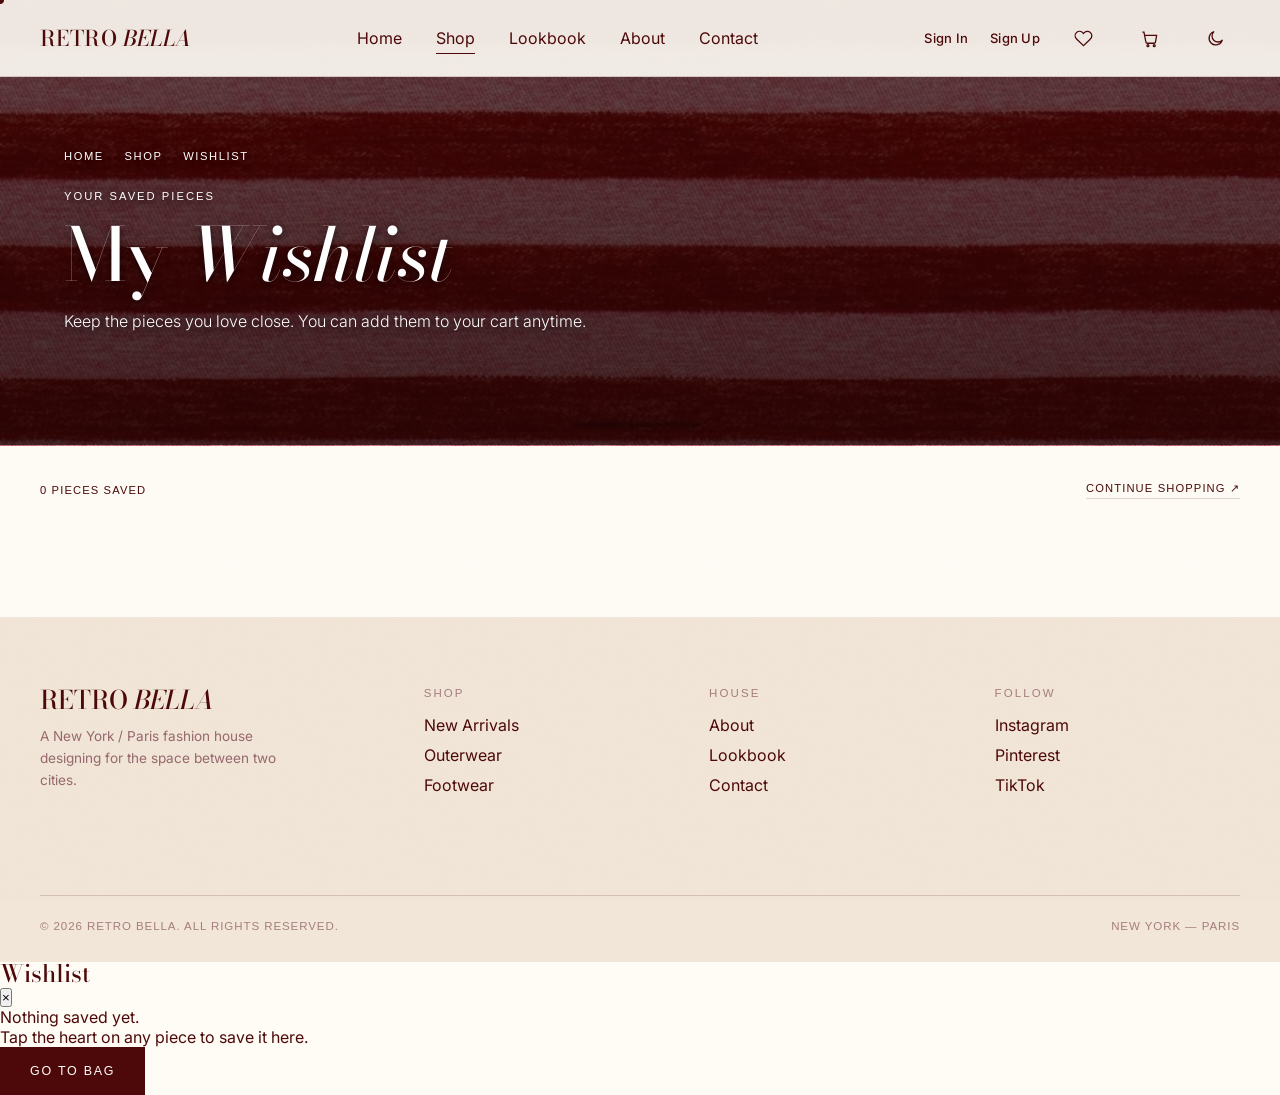
<file: wishlist.html>
<!DOCTYPE html>
<html lang="en">
<head>
<meta charset="UTF-8">
<meta name="viewport" content="width=device-width, initial-scale=1.0">
<script>/* ADDED: apply saved/OS theme before first paint (no flash) */(function(){try{var t=localStorage.getItem("rb_theme");if(!t&&window.matchMedia&&matchMedia("(prefers-color-scheme: dark)").matches)t="dark";if(t==="dark")document.documentElement.setAttribute("data-theme","dark");}catch(e){}})();</script>
<title>My Wishlist — RETRO BELLA</title>
<link rel="preconnect" href="https://fonts.googleapis.com">
<link rel="preconnect" href="https://fonts.gstatic.com" crossorigin>
<link href="https://fonts.googleapis.com/css2?family=Bodoni+Moda:ital,opsz,wght@0,6..96,400;0,6..96,500;0,6..96,700;1,6..96,400;1,6..96,500&family=Archivo+Expanded:wght@500;700&family=Inter:wght@300;400;500&display=swap" rel="stylesheet">
<link rel="stylesheet" href="css/styles.css">
<link rel="stylesheet" href="css/cart.css">
<style>
  /* Wishlist page styles (kept here so the page works even without css/wishlist.css) */
  .icon-btn .icon-svg{ width:19px; height:19px; }
  .header-icons a[aria-label="Wishlist"]{ position:relative; }
  .wishlist-badge{
    position:absolute; top:3px; right:1px; min-width:17px; height:17px; padding:0 4px;
    border-radius:999px; background:#e04470; color:#fff;
    font:10px/17px Inter, sans-serif; text-align:center; display:none;
  }
  .wishlist-badge.show{ display:block; }

  /* banner: same look as the Shop page */
  .wishlist-banner{
    position:relative; isolation:isolate; overflow:hidden;
    padding:150px 5vw 110px;
    background:#3a0808 url('images/bg.jpeg') center / cover no-repeat;
  }
  .wishlist-banner::before{
    content:""; position:absolute; inset:0; z-index:-1;
    background:linear-gradient(180deg, rgba(20,4,4,0.62), rgba(20,4,4,0.78));
  }
  .wishlist-banner, .wishlist-banner a, .wishlist-banner span, .wishlist-banner h1, .wishlist-banner p{ color:#fff !important; text-shadow:0 2px 10px rgba(0,0,0,0.6); }
  .wishlist-banner .breadcrumb{ margin-bottom:28px; font-size:0.7rem; letter-spacing:0.14em; text-transform:uppercase; }
  .wishlist-banner .eyebrow{ display:block; margin-bottom:14px; font-family:'Archivo Expanded', sans-serif; font-size:0.7rem; letter-spacing:0.18em; }
  .wishlist-banner h1{ margin:0 0 16px; font-family:'Bodoni Moda', serif; font-weight:500; font-size:clamp(2.6rem, 6vw, 4.6rem); line-height:1.05; }
  .wishlist-banner p{ max-width:34rem; margin:0; font-weight:300; line-height:1.6; }

  .wishlist-main{ padding:0 20px 80px; }
  .wishlist-toolbar{ display:flex; flex-wrap:wrap; align-items:center; justify-content:space-between; gap:12px; padding:36px 0 28px; }
  #wishlistCount{ font-family:'Archivo Expanded', sans-serif; font-size:0.7rem; letter-spacing:0.1em; text-transform:uppercase; }
  .continue-shopping{
    color:var(--sangria); text-decoration:none; border-bottom:1px solid var(--line); padding-bottom:3px;
    font-family:'Archivo Expanded', sans-serif; font-size:0.7rem; letter-spacing:0.1em; text-transform:uppercase;
  }

  .wishlist-grid{ display:grid; grid-template-columns:1fr; gap:40px 28px; }
  .wishlist-card{ display:flex; flex-direction:column; }
  .wishlist-photo{ aspect-ratio:4 / 5; overflow:hidden; background:linear-gradient(160deg, var(--c1), var(--c2)); }
  .wishlist-photo img{ display:block; width:100%; height:100%; object-fit:cover; }
  .wishlist-photo img.fit-contain{ object-fit:contain; background:#fff; padding:12px; }
  .wishlist-info{ display:flex; flex-wrap:wrap; align-items:baseline; justify-content:space-between; gap:4px 12px; padding:16px 0 12px; }
  .wishlist-category{ flex-basis:100%; font-size:0.65rem; letter-spacing:0.14em; text-transform:uppercase; opacity:0.6; }
  .wishlist-info h2{ margin:0; font-family:'Bodoni Moda', serif; font-style:italic; font-weight:400; font-size:1.15rem; }
  .wishlist-price{ font-family:'Bodoni Moda', serif; font-style:italic; }
  .wishlist-actions{ display:grid; grid-template-columns:1fr 1fr; gap:10px; margin-top:auto; }
  .wishlist-add, .wishlist-buy{
    min-height:44px; padding:12px 10px; cursor:pointer;
    font-family:'Archivo Expanded', sans-serif; font-size:11px; letter-spacing:1.2px; text-transform:uppercase;
    transition:background 0.25s ease, color 0.25s ease;
  }
  .wishlist-add{ background:#2c1010; color:#fff; border:1px solid #2c1010; }
  .wishlist-add:hover{ background:var(--sangria); border-color:var(--sangria); }
  .wishlist-buy{ background:none; color:var(--sangria); border:1px solid var(--sangria); }
  .wishlist-buy:hover{ background:var(--sangria); color:var(--paper); }
  .wishlist-remove{
    grid-column:1 / -1; justify-self:start; background:none; border:0; border-bottom:1px solid var(--line);
    padding:6px 0 3px; cursor:pointer; color:var(--sangria);
    font-family:'Archivo Expanded', sans-serif; font-size:0.62rem; letter-spacing:0.1em; text-transform:uppercase;
  }
  .wishlist-add:focus-visible, .wishlist-buy:focus-visible, .wishlist-remove:focus-visible, .continue-shopping:focus-visible{
    outline:2px solid var(--sangria); outline-offset:3px;
  }

  .wishlist-empty{ padding:70px 0; text-align:center; }
  .wishlist-empty[hidden]{ display:none; }
  .empty-heart{ font-size:3rem; color:var(--sangria); }
  .wishlist-empty h2{ margin:10px 0; font-family:'Bodoni Moda', serif; font-weight:500; }
  .wishlist-empty p{ margin:0 0 22px; opacity:0.7; }
  .primary-link{
    display:inline-block; padding:14px 28px; background:var(--sangria); color:var(--paper); text-decoration:none;
    font-family:'Archivo Expanded', sans-serif; font-size:0.7rem; letter-spacing:0.1em; text-transform:uppercase;
  }

  @media (min-width:641px){ .wishlist-grid{ grid-template-columns:repeat(2, 1fr); } }
  @media (min-width:901px){ .wishlist-main{ padding:0 40px 90px; } }
  @media (min-width:981px){ .wishlist-grid{ grid-template-columns:repeat(4, 1fr); } }
</style>
<link rel="stylesheet" href="css/dark.css"> <!-- ADDED: dark mode -->
</head>
<body>
<div class="grain"></div><div class="cursor-dot" id="cursorDot"></div>

<header id="siteHeader" class="scrolled">
  <div class="logo">RETRO <em>BELLA</em></div>
  <nav class="links" id="navLinks">
    <a href="index.html">Home</a>
    <a href="shop.html" class="is-active">Shop</a>
    <a href="lookbook.html">Lookbook</a>
    <a href="about.html">About</a>
    <a href="contact.html">Contact</a>
  </nav>
  <div class="header-icons">
    <a href="login.html" class="icon-btn nav-text-btn">Sign In</a>
    <a href="login.html?tab=signup" class="icon-btn nav-text-btn">Sign Up</a>
    <a href="index.html" class="icon-btn nav-text-btn">Logout</a>
    <a href="wishlist.html" class="icon-btn wishlist-nav-link" aria-label="Wishlist" title="Wishlist">
      <svg class="icon-svg" viewBox="0 0 24 24" fill="none" stroke="currentColor" stroke-width="1.6" aria-hidden="true"><path d="M20.8 4.6a5.5 5.5 0 0 0-7.8 0L12 5.7l-1.1-1.1a5.5 5.5 0 0 0-7.8 7.8l1.1 1.1L12 21l7.8-7.5 1.1-1.1a5.5 5.5 0 0 0-.1-7.8Z"/></svg>
    </a>
    <a href="cart.html" class="icon-btn" aria-label="Cart">
      <svg class="icon-svg" viewBox="0 0 24 24" fill="none" stroke="currentColor" stroke-width="1.6"><path d="M3 4h2l2.4 12.2a2 2 0 002 1.8h8.2a2 2 0 002-1.7L21 8H6"/><circle cx="10" cy="21" r="1.2"/><circle cx="18" cy="21" r="1.2"/></svg>
    </a>
    <button type="button" class="icon-btn theme-toggle" id="themeToggle" aria-label="Switch to dark mode" aria-pressed="false" title="Switch to dark mode">
      <svg class="ico-moon" viewBox="0 0 24 24" fill="none" stroke="currentColor" stroke-width="1.6" stroke-linecap="round" stroke-linejoin="round" aria-hidden="true"><path d="M20.5 14.2A8.5 8.5 0 1 1 9.8 3.5a6.8 6.8 0 0 0 10.7 10.7Z"/></svg>
      <svg class="ico-sun" viewBox="0 0 24 24" fill="none" stroke="currentColor" stroke-width="1.6" stroke-linecap="round" aria-hidden="true"><circle cx="12" cy="12" r="4"/><path d="M12 2.5v2.2M12 19.3v2.2M2.5 12h2.2M19.3 12h2.2M5.3 5.3l1.6 1.6M17.1 17.1l1.6 1.6M18.7 5.3l-1.6 1.6M6.9 17.1l-1.6 1.6"/></svg>
    </button>

  </div>
  <button class="menu-btn" id="menuBtn" aria-label="Toggle menu">
    <span></span><span></span><span></span>
  </button>
</header>
<section class="wishlist-banner">
  <div class="breadcrumb"><a href="index.html">Home</a> / <a href="shop.html">Shop</a> / <span>Wishlist</span></div>
  <span class="eyebrow">YOUR SAVED PIECES</span>
  <h1>My <em>Wishlist</em></h1>
  <p>Keep the pieces you love close. You can add them to your cart anytime.</p>
</section>
<main class="wishlist-main">
  <div class="wishlist-toolbar"><span id="wishlistCount">0 pieces saved</span><a href="shop.html" class="continue-shopping">Continue shopping ↗</a></div>
  <div id="wishlistGrid" class="wishlist-grid" aria-live="polite"></div>
  <section id="wishlistEmpty" class="wishlist-empty" hidden>
    <div class="empty-heart">♡</div><h2>Your wishlist is waiting</h2>
    <p>Tap the heart on any piece to save it here.</p><a href="shop.html" class="primary-link">Explore the collection</a>
  </section>
</main>
<footer>
  <div class="brand"><h3>RETRO <em style="color:var(--sangria)">BELLA</em></h3><p>A New York / Paris fashion house designing for the space between two cities.</p></div>
  <div><span class="label">Shop</span><ul><li><a href="shop.html">New Arrivals</a></li><li><a href="shop.html">Outerwear</a></li><li><a href="shop.html">Footwear</a></li></ul></div>
  <div><span class="label">House</span><ul><li><a href="about.html">About</a></li><li><a href="lookbook.html">Lookbook</a></li><li><a href="contact.html">Contact</a></li></ul></div>
  <div><span class="label">Follow</span><ul><li><a href="#">Instagram</a></li><li><a href="#">Pinterest</a></li><li><a href="#">TikTok</a></li></ul></div>
  <div class="footer-bottom"><span>© 2026 Retro Bella. All rights reserved.</span><span>New York — Paris</span></div>
</footer>
<script src="js/products.js"></script>
<script src="js/cart.js"></script>
<script src="js/wishlist.js"></script>
<script src="js/main.js"></script>
   <script src="js/auth.js"></script>


<script src="js/theme.js"></script> <!-- ADDED: dark mode -->
</body></html>
</file>
<file: css/styles.css>
:root{
    /* ===== Cherry / Cream theme ===== */
    --ink:#4D0909;              /* Cherry — primary text & accent */
    --paper:#FFFCF6;            /* Cream — primary background */
    --paper-dim:#F5EDE0;
    --sangria:#4D0909;          /* Cherry — buttons & accents */
    --sangria-dim:#320606;      /* deep cherry — hover states, gradient depth */
    --cornflower:#F0DCC0;       /* warm cream-gold — highlights on dark/video areas */
    --cornflower-dim:#E3C9A3;
    --butter:#F0DCC0;
    --butter-dim:#E3C9A3;
    --line: rgba(77,9,9,0.16);
    --dusk:#F5EDE0;
    --dusk-dim:#EBDFC9;
    --blush:#F2E6D8;
    --blush-dim:#E7D3BC;
    --ink-rgb:92,22,38;         /* ADDED: text/border tint — swapped in dark mode (css/dark.css) */
  }

  *{ margin:0; padding:0; box-sizing:border-box; }
  html{ scroll-behavior:smooth; }

  body{
    background:var(--paper);
    color:var(--ink);
    font-family:'Inter', sans-serif;
    font-weight:400;
    overflow-x:hidden;
  }

  ::selection{ background:var(--sangria); color:var(--paper); }
  a{ color:inherit; text-decoration:none; }

  .label{
    font-family:'Archivo Expanded', sans-serif;
    text-transform:uppercase;
    letter-spacing:0.18em;
    font-size:0.72rem;
    font-weight:500;
  }

  h1,h2,h3{
    font-family:'Bodoni Moda', serif;
    font-weight:500;
    line-height:1;
  }

  .grain{
    position:fixed; inset:0; pointer-events:none; z-index:500;
    opacity:0.045; mix-blend-mode:multiply;
    background-image:url("data:image/svg+xml,%3Csvg xmlns='http://www.w3.org/2000/svg' width='120' height='120'%3E%3Cfilter id='n'%3E%3CfeTurbulence type='fractalNoise' baseFrequency='0.9' numOctaves='2' stitchTiles='stitch'/%3E%3C/filter%3E%3Crect width='100%25' height='100%25' filter='url(%23n)'/%3E%3C/svg%3E");
  }

  /* ---------- nav ---------- */
  header{
    position:fixed; top:0; left:0; right:0; z-index:200;
    display:flex; align-items:center; justify-content:space-between;
    padding:22px 40px;
    background:transparent;
    transition:background 0.4s ease, padding 0.4s ease, border-color 0.4s ease;
    border-bottom:1px solid transparent;
  }
  header.scrolled{
    background:rgba(255,252,246,0.92);
    backdrop-filter:blur(6px);
    padding:14px 40px;
    border-bottom:1px solid var(--line);
  }
  header.on-video .logo, header.on-video nav.links a{ color:var(--paper); }
  header.on-video.scrolled .logo, header.on-video.scrolled nav.links a{ color:var(--ink); }

  .logo{
    font-family:'Bodoni Moda', serif; font-weight:500; font-size:1.35rem;
    letter-spacing:0.02em; transition:color 0.4s ease;
  }
  .logo em{ font-style:italic; color:var(--sangria); }
  header.on-video:not(.scrolled) .logo em{ color:var(--cornflower); }

  nav.links{
    position:fixed; top:0; right:0; height:100vh; width:72%;
    background:var(--paper); display:flex; flex-direction:column; justify-content:center; align-items:flex-start;
    padding:40px; gap:26px; transform:translateX(100%); transition:transform 0.4s ease;
    border-left:1px solid var(--line); z-index:250;
  }
  nav.links.open{ transform:translateX(0); }
  nav.links a{ position:relative; transition:color 0.4s ease; color:var(--ink) !important; }
  .menu-btn{ display:flex; }
  @media (min-width:641px){
    nav.links{
      position:static; height:auto; width:auto; flex-direction:row;
      background:none; padding:0; gap:34px; transform:none; border-left:none;
    }
    nav.links a{ color:inherit !important; }
    .menu-btn{ display:none; }
  }
  nav.links a::after{
    content:""; position:absolute; left:0; bottom:-6px;
    width:0; height:1px; background:currentColor;
    transition:width 0.3s ease;
  }
  nav.links a:hover::after{ width:100%; }

  .menu-btn{
    flex-direction:column; align-items:center; justify-content:center; gap:5px;
    width:48px; height:48px;
    background:none; border:none; cursor:pointer; z-index:300;
  }
  .menu-btn span{ width:26px; height:1.5px; background:var(--ink); display:block; transition:transform .3s ease, opacity .3s ease; }
  header.on-video:not(.scrolled) .menu-btn span{ background:var(--paper); }
  .menu-btn.open span:nth-child(1){ transform:translateY(6.5px) rotate(45deg); }
  .menu-btn.open span:nth-child(2){ opacity:0; }
  .menu-btn.open span:nth-child(3){ transform:translateY(-6.5px) rotate(-45deg); }

  /* ---------- ticker ---------- */
  .ticker-wrap{
    position:relative; z-index:190;
    background:var(--dusk); color:var(--ink);
    overflow:hidden; white-space:nowrap;
    height:32px; display:flex; align-items:center;
  }
  .ticker{ display:inline-flex; animation:scrollTicker 26s linear infinite; }
  .ticker span{
    font-family:'Archivo Expanded', sans-serif; text-transform:uppercase;
    letter-spacing:0.22em; font-size:0.68rem; padding:0 22px;
    display:inline-flex; align-items:center; gap:22px;
  }
  .ticker span::after{ content:"—"; color:var(--cornflower); }
  @keyframes scrollTicker{ from{ transform:translateX(0); } to{ transform:translateX(-50%); } }

  /* ---------- hero (video) ---------- */
  .hero{
    position:relative;
    height:100vh; min-height:640px;
    display:flex; flex-direction:column; justify-content:flex-end;
    overflow:hidden;
    color:var(--paper);
  }
  .hero video{
    position:absolute; inset:0; width:100%; height:100%;
    object-fit:cover; z-index:0;
    filter:saturate(0.9) contrast(1.05);
  }
  .hero .veil{
    position:absolute; inset:0; z-index:1;
    background:
      radial-gradient(120% 60% at 12% 0%, rgba(250,252,208,0.22) 0%, rgba(250,252,208,0) 55%),
      linear-gradient(180deg, rgba(20,15,10,0.10) 0%, rgba(20,15,10,0.02) 35%, rgba(20,15,10,0.48) 100%);
  }
  .hero-content{
    position:relative; z-index:2;
    height:100%; width:100%;
    display:flex; align-items:flex-end; justify-content:flex-start;
    padding:0 20px 90px;
  }
  @media (min-width:641px){
    .hero-content{ align-items:center; padding:0 clamp(24px, 6vw, 80px); }
  }

  .hero-caption{
    max-width:100%;
    color:var(--paper);
    text-align:left;
    animation:heroIn 1.4s cubic-bezier(.16,.9,.28,1) both;
  }
  @media (min-width:641px){ .hero-caption{ max-width:420px; } }
  @keyframes heroIn{
    from{ opacity:0; transform:translateY(24px); }
    to{ opacity:1; transform:translateY(0); }
  }
  .hero-caption .rule{
    width:52px; height:2px; background:var(--butter-dim); margin-bottom:22px;
  }
  .hero-caption .label{ color:var(--butter-dim); display:block; margin-bottom:18px; }
  .hero-caption h1{
    font-size:clamp(2.4rem, 4.4vw, 3.6rem);
    font-style:italic; font-weight:500;
    line-height:1.1; margin-bottom:22px;
  }
  .hero-caption p{
    font-size:0.98rem; line-height:1.75;
    color:rgba(241,241,241,0.8); margin-bottom:34px;
  }
  .hero-caption .btn-primary{ padding:16px 28px; }
  .hero-caption .btn-row{ display:flex; gap:16px; flex-wrap:wrap; }
  .btn-outline{
    display:inline-flex; align-items:center; gap:12px;
    background:transparent; color:var(--paper);
    font-family:'Archivo Expanded', sans-serif; font-size:0.78rem;
    letter-spacing:0.14em; text-transform:uppercase;
    padding:16px 27px; border:1px solid rgba(241,241,241,0.55); cursor:pointer;
    transition:background 0.3s ease, color 0.3s ease, border-color 0.3s ease;
  }
  .btn-outline:hover{ background:var(--paper); color:var(--ink); border-color:var(--paper); }

  .scroll-cue{
    position:absolute; left:clamp(24px, 6vw, 80px); bottom:44px; z-index:2;
    display:flex; align-items:center; gap:10px;
    font-family:'Archivo Expanded', sans-serif; text-transform:uppercase;
    font-size:0.68rem; letter-spacing:0.18em; color:var(--paper);
  }
  .scroll-cue .dot{ width:6px; height:6px; border-radius:50%; background:var(--butter); animation:pulse 1.8s ease-in-out infinite; }
  @keyframes pulse{ 0%,100%{ transform:scale(1); opacity:1; } 50%{ transform:scale(1.6); opacity:0.4; } }

  /* ---------- section shared ---------- */
  section{ padding:110px 40px; border-bottom:1px solid var(--line); }
  .section-head{ display:flex; justify-content:space-between; align-items:flex-end; margin-bottom:56px; flex-wrap:wrap; gap:20px; }
  .section-head h2{ font-size:clamp(2.1rem, 5vw, 3.4rem); }
  .section-head .label{ color:var(--sangria); }

  .reveal{ opacity:0; transform:translateY(36px); transition:opacity 0.8s ease, transform 0.8s ease; }
  .reveal.in{ opacity:1; transform:translateY(0); }

  /* ---------- CATEGORY STRIP (animated vertical panels) ---------- */
  .shop-section{ padding-bottom:120px; }
  .category-strip{
    display:flex;
    flex-direction:column;
    gap:2px;
    border:1px solid var(--line);
  }
  .cat-panel{
    position:relative;
    overflow:hidden;
    cursor:pointer;
    height:140px;
    transition:height 0.5s ease;
  }
  .cat-panel:hover{ height:340px; }
  .category-strip:hover .cat-panel:not(:hover){ height:100px; }
  @media (min-width:901px){
    .category-strip{
      flex-direction:row;
      height:78vh; min-height:520px; max-height:760px;
    }
    .cat-panel{ flex:1; height:auto; transition:flex 0.7s cubic-bezier(.22,.85,.24,1); }
    .cat-panel:hover{ flex:2.6; height:auto; }
    .category-strip:hover .cat-panel:not(:hover){ flex:0.72; height:auto; }
  }

  .cat-panel .swatch{
    position:absolute; inset:0;
    background:linear-gradient(165deg, var(--c1), var(--c2));
    overflow:hidden;
    transform:scale(1.08);
    transition:transform 0.7s cubic-bezier(.22,.85,.24,1);
  }
  .cat-panel:hover .swatch{ transform:scale(1); }

  .cat-panel .swatch img{
    position:absolute; inset:0;
    width:100%; height:100%;
    object-fit:cover;
  }
  .cat-panel[data-index="01"] .swatch img{ object-position:center 20%; }
  .cat-panel[data-index="04"] .swatch img{ object-position:center 15%; }
  .cat-panel[data-index="02"] .swatch img{ object-position:center 20%; }
  .cat-panel[data-index="03"] .swatch img{ object-position:center; }
  .cat-panel[data-index="05"] .swatch img{ object-position:center; }

  .cat-panel .panel-veil{
    position:absolute; inset:0;
    background:linear-gradient(180deg, rgba(92,22,38,0) 55%, rgba(92,22,38,0.38) 100%);
    transition:background 0.5s ease;
  }
  .cat-panel:hover .panel-veil{
    background:linear-gradient(180deg, rgba(92,22,38,0) 60%, rgba(92,22,38,0.3) 100%);
  }

  /* collapsed vertical label */
  .panel-label{
    position:absolute; inset:0; z-index:2;
    display:flex; flex-direction:row; align-items:center; justify-content:space-between;
    padding:22px 18px;
    opacity:1; transition:opacity 0.35s ease;
  }
  .cat-panel:hover .panel-label{ opacity:0; }
  .panel-label .num{
    font-family:'Archivo Expanded', sans-serif; font-size:0.68rem;
    letter-spacing:0.14em; color:rgba(241,241,241,0.75);
  }
  .panel-label h3{
    font-size:1.5rem; font-style:italic; color:var(--paper);
    letter-spacing:0.01em;
  }
  @media (min-width:901px){
    .panel-label{ flex-direction:column; align-items:stretch; }
    .panel-label h3{
      font-size:1.4rem;
      writing-mode:vertical-rl; transform:rotate(180deg);
      align-self:flex-start;
    }
  }

  /* expanded reveal content */
  .panel-reveal{
    position:absolute; left:0; right:0; bottom:0; z-index:2;
    padding:30px 28px;
    opacity:0; transform:translateY(14px);
    transition:opacity 0.4s ease 0.15s, transform 0.5s ease 0.15s;
    white-space:normal;
  }
  .cat-panel:hover .panel-reveal{ opacity:1; transform:translateY(0); }
  .panel-reveal .label{ color:var(--cornflower); display:block; margin-bottom:10px; white-space:nowrap; }
  .panel-reveal h3{ color:var(--paper); font-size:1.9rem; font-style:italic; margin-bottom:10px; writing-mode:initial; transform:none; }
  .panel-reveal p{
    color:rgba(241,241,241,0.75); font-size:0.88rem; line-height:1.55;
    max-width:230px; margin-bottom:18px;
  }
  .panel-link{
    display:inline-flex; align-items:center; gap:10px;
    color:var(--paper); font-family:'Archivo Expanded', sans-serif;
    font-size:0.7rem; letter-spacing:0.14em; text-transform:uppercase;
    border-bottom:1px solid rgba(241,241,241,0.4); padding-bottom:6px;
  }
  .panel-link svg{ transition:transform 0.3s ease; }
  .cat-panel:hover .panel-link:hover svg{ transform:translateX(5px); }

  /* ---------- SPOTLIGHT / HIGH-END PRODUCT ---------- */
  .spotlight{ background:var(--dusk); color:var(--ink); border-bottom:1px solid var(--line); }
  .spotlight-grid{
    display:grid; grid-template-columns:1fr; gap:50px; align-items:center;
  }
  @media (min-width:981px){
    .spotlight-grid{ grid-template-columns:1.1fr 0.9fr; gap:80px; }
  }
  .spotlight-img{
    position:relative; aspect-ratio:4/5;
    display:flex; align-items:center; justify-content:center;
  }
  .photo-stack{
    position:relative;
    width:82%; height:82%;
  }
  .photo-card{
    position:absolute; inset:0;
    background:var(--paper);
    padding:12px 12px 12px;
    box-shadow:0 24px 50px rgba(92,22,38,0.22);
    transition:transform 0.5s cubic-bezier(.22,.85,.24,1), box-shadow 0.5s ease;
  }
  .photo-card img{
    width:100%; height:100%;
    object-fit:cover; display:block;
  }
  .card-back{
    transform:rotate(-9deg) translate(-22px, 14px);
    z-index:1;
  }
  .card-mid{
    transform:rotate(6deg) translate(18px, -8px);
    z-index:2;
  }
  .card-front{
    transform:rotate(-2deg);
    z-index:3;
    padding-bottom:44px;
  }
  .spotlight-img:hover .card-back{ transform:rotate(-13deg) translate(-32px, 20px); }
  .spotlight-img:hover .card-mid{ transform:rotate(9deg) translate(26px, -14px); }
  .spotlight-img:hover .card-front{ transform:rotate(-4deg) translateY(-6px); }
  .photo-card-cap{
    position:absolute; left:12px; right:12px; bottom:14px;
    font-family:'Archivo Expanded', sans-serif; font-size:0.6rem;
    letter-spacing:0.14em; text-transform:uppercase; color:var(--ink);
    text-align:center;
  }
  .spotlight-copy .label{ color:var(--sangria); display:block; margin-bottom:18px; }
  .spotlight-copy h2{ font-size:clamp(2rem,4.4vw,3.2rem); font-style:italic; margin-bottom:20px; }
  .spotlight-copy p{ font-size:1rem; line-height:1.8; color:rgba(var(--ink-rgb),0.72); max-width:460px; margin-bottom:32px; }

  .spotlight-price{ display:flex; align-items:baseline; gap:14px; margin-bottom:30px; }
  .spotlight-price .now{ font-family:'Bodoni Moda', serif; font-style:italic; font-size:1.9rem; color:var(--ink); }
  .spotlight-price .was{ font-size:0.95rem; text-decoration:line-through; color:rgba(var(--ink-rgb),0.4); }

  .swatch-row{ display:flex; gap:4px; margin-bottom:30px; }
  .swatch-row .sw{
    width:48px; height:48px; padding:9px;
    border-radius:50%; cursor:pointer;
    background-clip:content-box;
    border:2px solid transparent; transition:border-color 0.25s ease;
  }
  .swatch-row .sw.active{ border-color:var(--ink); }

  .size-row{ display:flex; gap:10px; margin-bottom:36px; flex-wrap:wrap; }
  .size-row button{
    background:none; border:1px solid rgba(var(--ink-rgb),0.35); color:var(--ink);
    font-family:'Archivo Expanded', sans-serif; font-size:0.72rem; letter-spacing:0.08em;
    min-width:48px; min-height:48px; padding:10px 16px; cursor:pointer; transition:all 0.25s ease;
  }
  .size-row button:hover, .size-row button.active{
    background:var(--sangria); color:var(--paper); border-color:var(--sangria);
  }

  .btn-primary{
    display:inline-flex; align-items:center; gap:12px;
    background:var(--sangria); color:var(--paper);
    font-family:'Archivo Expanded', sans-serif; font-size:0.78rem;
    letter-spacing:0.14em; text-transform:uppercase;
    padding:17px 30px; border:none; cursor:pointer;
    transition:background 0.3s ease;
  }
  .btn-primary:hover{ background:var(--sangria-dim); }
  .btn-primary svg{ transition:transform 0.3s ease; }
  .btn-primary:hover svg{ transform:translateX(5px); }

  .spotlight-meta{
    margin-top:34px; display:flex; gap:34px; flex-wrap:wrap;
    font-size:0.8rem; color:rgba(241,241,241,0.55);
  }
  .spotlight-meta span{ display:flex; align-items:center; gap:8px; }
  .spotlight-meta .sq{ width:5px; height:5px; background:var(--sangria); display:inline-block; }

  /* ---------- editorial ---------- */
  .editorial-block{ display:grid; grid-template-columns:1fr; gap:40px; align-items:center; padding:50px 0; }
  .editorial-block:not(:last-child){ border-bottom:1px solid var(--line); }
  #editorial{ background:var(--blush); }
  @media (min-width:901px){
    .editorial-block{ grid-template-columns:1fr 1fr; gap:70px; padding:70px 0; }
    .editorial-block.reverse .img{ order:2; }
  }
  .editorial-block .img{
    aspect-ratio:4/5; position:relative; overflow:hidden;
    background:linear-gradient(160deg, var(--c1), var(--c2));
  }
  .editorial-block .img img{
    position:absolute; inset:0;
    width:100%; height:100%;
    object-fit:cover;
  }
  .editorial-block .img::after{
    z-index:1;
    text-shadow:0 1px 6px rgba(0,0,0,0.35);
    content:attr(data-cap); position:absolute; left:16px; bottom:16px;
    color:var(--paper); font-family:'Archivo Expanded', sans-serif;
    font-size:0.62rem; letter-spacing:0.16em; text-transform:uppercase;
  }
  .editorial-block .copy .label{ color:var(--sangria); margin-bottom:18px; display:block; }
  .editorial-block .copy h2{ font-size:clamp(1.9rem,4vw,2.8rem); margin-bottom:22px; font-style:italic; }
  .editorial-block .copy p{ font-size:1rem; line-height:1.75; color:rgba(var(--ink-rgb),0.72); max-width:440px; }

  /* ---------- manifesto ---------- */
  .manifesto{
    text-align:center; padding:140px 40px;
    background:var(--sangria); color:var(--paper);
    border-bottom:none !important;
  }
  .manifesto blockquote{
    font-family:'Bodoni Moda', serif; font-style:italic;
    font-size:clamp(1.6rem, 4vw, 3rem); max-width:900px; margin:0 auto; line-height:1.35;
  }
  .manifesto blockquote span{ color:var(--butter); }
  .manifesto cite{ display:block; margin-top:28px; font-style:normal; color:var(--blush); }

  /* ---------- newsletter ---------- */
  #newsletter{ background:var(--dusk); }
  .newsletter{ display:flex; flex-direction:column; align-items:flex-start; gap:24px; }
  .newsletter h2{ font-size:clamp(1.8rem,4vw,2.6rem); max-width:420px; }
  .newsletter form{
    display:flex; align-items:stretch; border-bottom:1px solid var(--ink);
    width:100%; max-width:420px;
  }
  .newsletter input{
    flex:1; background:none; border:none; outline:none; min-height:48px;
    font-family:'Inter', sans-serif; font-size:1rem; padding:10px 6px; color:var(--ink);
  }
  .newsletter input::placeholder{ color:rgba(var(--ink-rgb),0.4); }
  .newsletter button{
    background:none; border:none; cursor:pointer; min-height:48px; min-width:48px;
    font-family:'Archivo Expanded', sans-serif; text-transform:uppercase;
    letter-spacing:0.16em; font-size:0.72rem; padding:10px 8px;
    display:flex; align-items:center; justify-content:center; gap:8px;
  }
  @media (min-width:641px){
    .newsletter{ flex-direction:row; justify-content:space-between; align-items:center; flex-wrap:wrap; gap:30px; }
    .newsletter form{ min-width:320px; flex:1; }
  }
  .newsletter button svg{ transition:transform 0.3s ease; }
  .newsletter button:hover svg{ transform:translateX(6px); }
  .newsletter .note{ margin-top:10px; font-size:0.78rem; color:var(--sangria); opacity:0; transition:opacity .3s ease; }
  .newsletter .note.show{ opacity:1; }

  /* ---------- footer ---------- */
  footer{ padding:50px 20px 30px; display:grid; grid-template-columns:1fr; gap:40px; background:var(--blush); }
  @media (min-width:641px){ footer{ grid-template-columns:1fr 1fr; } }
  @media (min-width:901px){ footer{ padding:70px 40px 30px; grid-template-columns:1.4fr 1fr 1fr 1fr; } }
  footer .brand h3{ font-size:1.6rem; margin-bottom:14px; }
  footer .brand p{ font-size:0.85rem; color:rgba(var(--ink-rgb),0.6); max-width:260px; line-height:1.6; }
  footer .label{ margin-bottom:16px; display:block; color:rgba(var(--ink-rgb),0.5); }
  footer ul{ list-style:none; display:flex; flex-direction:column; gap:10px; }
  footer ul li a:hover{ color:var(--sangria); }
  .footer-bottom{
    grid-column:1/-1; display:flex; justify-content:space-between; flex-wrap:wrap; gap:10px;
    margin-top:60px; padding-top:24px; border-top:1px solid var(--line);
    font-size:0.72rem; color:rgba(var(--ink-rgb),0.5);
    font-family:'Archivo Expanded', sans-serif; letter-spacing:0.08em; text-transform:uppercase;
  }

  /* ---------- custom cursor ---------- */
  .cursor-dot{
    position:fixed; top:0; left:0; width:8px; height:8px; border-radius:50%;
    background:var(--sangria); pointer-events:none; z-index:600;
    transform:translate(-50%,-50%); transition:width .2s ease, height .2s ease, opacity .2s ease, background .2s ease;
    opacity:0;
  }
  @media (hover:hover){ .cursor-dot{ opacity:1; } }
  .cursor-dot.active{ width:52px; height:52px; background:rgba(184,169,201,0.85); }
  .cursor-dot.on-video{ background:var(--cornflower); }

  /* ---------- responsive: mobile-first base already set above; this block only
     upgrades header/section chrome and the hero split-heading layout at wider widths ---------- */
  header{ padding:18px 20px; }
  section{ padding:80px 20px; }
  .hero-grid{ grid-template-columns:1fr; text-align:left; }
  .hero h1.right{ text-align:left; }
  .hero-divider{ display:none; }
  .shop-grid{ grid-template-columns:1fr; }

  @media (min-width:641px){
    header{ padding:22px 40px; }
    section{ padding:110px 40px; }
    .hero-divider{ display:block; }
    .shop-grid{ grid-template-columns:repeat(2, 1fr); }
  }
  @media (prefers-reduced-motion:reduce){ *{ animation:none !important; transition:none !important; } }

  /* =========================================================
     HEADER ICONS (account / bag) — shared across all pages
  ========================================================= */
  .header-icons{ display:flex; align-items:center; gap:14px; }
  @media (min-width:641px){ .header-icons{ gap:20px; } }
  .icon-btn{
    display:flex; align-items:center; justify-content:center;
    width:48px; height:48px;
    background:none; border:none; cursor:pointer; color:inherit;
    transition:color 0.4s ease, opacity 0.25s ease;
  }
  .icon-btn:hover{ opacity:0.7; }
  header:not(.on-video) .header-icons{ color:var(--ink); }
  header.on-video .header-icons{ color:var(--paper); }
  header.on-video.scrolled .header-icons{ color:var(--ink); }

  nav.links a.is-active::after{ width:100%; }

  /* =========================================================
     PAGE BANNER (inner-page hero, non-video)
  ========================================================= */
  .page-banner{
    position:relative;
    isolation:isolate;
    overflow:hidden;
    padding:130px 20px 60px;
    background:linear-gradient(160deg, var(--dusk), var(--blush));
    border-bottom:1px solid var(--line);
  }
  .page-banner.shop-banner,
  .page-banner.contact-banner {
    background-color:#3a0808;
    background-image:linear-gradient(rgba(30,4,4,0.6), rgba(30,4,4,0.72)), url('../images/bg.jpeg');
    background-size:cover;
    background-position:center;
    background-repeat:no-repeat;
    padding:150px 5vw 130px;
  }
  .page-banner.about-banner {
    background-color:#1a0d0d;
    background-image:linear-gradient(rgba(10,5,5,0.12), rgba(10,5,5,0.28)), url('../images/about1.jpeg');
    background-size:cover;
    background-position:center 30%;
    background-repeat:no-repeat;
    padding:150px 5vw 130px;
  }
  .page-banner::before {
    content:"";
    position:absolute;
    inset:0;
    background:linear-gradient(180deg, rgba(20,4,4,0.62) 0%, rgba(20,4,4,0.7) 55%, rgba(20,4,4,0.78) 100%);
    z-index:0;
  }
  .page-banner.shop-banner::before,
  .page-banner.contact-banner::before,
  .page-banner.about-banner::before {
    content:none;
  }
  .page-banner > * {
    position:relative;
    z-index:1;
  }
  .page-banner.shop-banner .breadcrumb,
  .page-banner.shop-banner .breadcrumb a,
  .page-banner.shop-banner .label,
  .page-banner.shop-banner h1,
  .page-banner.shop-banner .sub,
  .page-banner.contact-banner .breadcrumb,
  .page-banner.contact-banner .breadcrumb a,
  .page-banner.contact-banner .label,
  .page-banner.contact-banner h1,
  .page-banner.contact-banner .sub,
  .page-banner.about-banner .breadcrumb,
  .page-banner.about-banner .breadcrumb a,
  .page-banner.about-banner .label,
  .page-banner.about-banner h1,
  .page-banner.about-banner .sub {
    color:#ffffff !important;
    text-shadow:0 2px 10px rgba(0,0,0,0.6), 0 1px 2px rgba(0,0,0,0.7);
  }
  @media (min-width:641px){ .page-banner{ padding:168px 40px 90px; } }
  .breadcrumb{
    display:flex; align-items:center; gap:8px; margin-bottom:22px;
    font-family:'Archivo Expanded', sans-serif; font-size:0.66rem;
    letter-spacing:0.16em; text-transform:uppercase; color:rgba(var(--ink-rgb),0.5);
  }
  .breadcrumb a:hover{ color:var(--sangria); }
  .page-banner .label{ color:var(--sangria); display:block; margin-bottom:16px; }
  .page-banner h1{ font-size:clamp(2.3rem, 5.2vw, 3.8rem); font-style:italic; max-width:720px; }
  .page-banner p.sub{
    margin-top:20px; font-size:1rem; line-height:1.75;
    color:rgba(var(--ink-rgb),0.72); max-width:520px;
  }

  /* =========================================================
     SHOP — filters + product grid
  ========================================================= */
  .filter-bar{ display:flex; gap:12px; flex-wrap:wrap; padding:50px 20px 36px; }
  .filter-pill{
    font-family:'Archivo Expanded', sans-serif; font-size:0.7rem;
    letter-spacing:0.1em; text-transform:uppercase;
    min-height:48px; padding:11px 22px; border:1px solid rgba(var(--ink-rgb),0.28);
    background:none; color:var(--ink); cursor:pointer;
    transition:background 0.25s ease, color 0.25s ease, border-color 0.25s ease;
  }
  .filter-pill.active, .filter-pill:hover{ background:var(--sangria); color:var(--paper); border-color:var(--sangria); }

  .product-grid{ display:grid; grid-template-columns:1fr; gap:40px; padding:0 20px 60px; }
  @media (min-width:641px){ .product-grid{ grid-template-columns:repeat(2, 1fr); gap:32px 28px; } }
  @media (min-width:901px){ .filter-bar{ padding:70px 40px 46px; } .product-grid{ padding:0 40px 60px; } }
  @media (min-width:981px){ .product-grid{ grid-template-columns:repeat(4, 1fr); } }
  .product-card{ position:relative; display:flex; flex-direction:column; }
  .product-card.is-hidden{ display:none; }
  .card-actions{
    display:flex;
    align-items:center;
    gap:10px;
    padding:14px 16px 16px;
    margin-top:auto;
  }
  .add-cart-btn{
    flex:1;
    padding:12px 14px;
    background:#2c1010;
    color:#ffffff;
    border:none;
    border-radius:2px;
    font-family:'Archivo Expanded', 'Inter', sans-serif;
    font-size:11px;
    font-weight:500;
    letter-spacing:1.2px;
    text-transform:uppercase;
    cursor:pointer;
    transition:background .25s ease;
  }
  .add-cart-btn:hover{
    background:var(--sangria, #4D0909);
  }
  .product-media{
    position:relative; aspect-ratio:3/4; overflow:hidden;
    background:linear-gradient(160deg, var(--c1, var(--dusk)), var(--c2, var(--blush)));
  }
  .product-media:has(img.fit-contain){
    background:#ffffff;
  }
  .product-media img{
    position:absolute; inset:0; width:100%; height:100%; object-fit:cover;
    transition:transform 0.6s cubic-bezier(.22,.85,.24,1), opacity 0.3s ease;
  }
  .product-media img.fit-contain{
    object-fit:contain; padding:14px;
  }
  .product-card:hover .product-media img{ transform:scale(1.06); }
  .product-tag{
    position:absolute; top:12px; left:12px; z-index:2;
    background:var(--ink); color:var(--paper);
    font-family:'Archivo Expanded', sans-serif; font-size:0.6rem;
    letter-spacing:0.1em; text-transform:uppercase; padding:6px 11px;
  }
  .wishlist-btn{
    position:absolute; top:6px; right:6px; z-index:2;
    width:48px; height:48px; border-radius:50%;
    background:rgba(255,248,233,0.88); border:none;
    display:flex; align-items:center; justify-content:center; cursor:pointer;
    transition:background 0.25s ease, transform 0.25s ease;
  }
  .wishlist-btn:hover{ background:var(--paper); transform:scale(1.06); }
  .wishlist-btn.active svg path{ fill:var(--sangria); stroke:var(--sangria); }
  .quick-add{
    position:absolute; left:12px; right:12px; bottom:12px; z-index:2;
    background:var(--ink); color:var(--paper); border:none;
    padding:13px; font-family:'Archivo Expanded', sans-serif; font-size:0.66rem;
    letter-spacing:0.12em; text-transform:uppercase; cursor:pointer;
    opacity:0; transform:translateY(8px);
    transition:opacity 0.3s ease, transform 0.3s ease, background 0.25s ease;
  }
  .product-card:hover .quick-add{ opacity:1; transform:translateY(0); }
  .quick-add:hover{ background:var(--sangria); }
  .product-info{ padding-top:16px; display:flex; justify-content:space-between; gap:10px; }
  .product-info h3{ font-size:1rem; font-style:italic; font-family:'Bodoni Moda', serif; font-weight:500; margin-bottom:5px; }
  .product-info .cat-label{
    font-family:'Archivo Expanded', sans-serif; font-size:0.6rem;
    letter-spacing:0.12em; text-transform:uppercase; color:rgba(var(--ink-rgb),0.48);
  }
  .product-price{ font-family:'Bodoni Moda', serif; font-style:italic; font-size:1rem; white-space:nowrap; }
  .load-more-wrap{ display:flex; justify-content:center; padding-bottom:110px; }
  .empty-note{ padding:40px; text-align:center; color:rgba(var(--ink-rgb),0.55); display:none; }
  .empty-note.show{ display:block; }

  /* =========================================================
     ABOUT
  ========================================================= */
  .pillars-grid{ display:grid; grid-template-columns:1fr; gap:2px; background:var(--line); border:1px solid var(--line); }
  @media (min-width:901px){ .pillars-grid{ grid-template-columns:repeat(3, 1fr); } }
  .pillar{ padding:46px 34px; background:var(--paper); }
  .pillar .num{ font-family:'Archivo Expanded', sans-serif; color:var(--sangria); font-size:0.72rem; letter-spacing:0.16em; }
  .pillar h3{ margin:20px 0 14px; font-size:1.5rem; font-style:italic; }
  .pillar p{ font-size:0.92rem; line-height:1.75; color:rgba(var(--ink-rgb),0.7); }

  .founder-block{ display:grid; grid-template-columns:1fr; gap:0; align-items:center; background:var(--blush); }
  @media (min-width:901px){ .founder-block{ grid-template-columns:0.9fr 1.1fr; gap:70px; } }
  .founder-block .img{ aspect-ratio:4/5; position:relative; overflow:hidden; background:linear-gradient(160deg, var(--c1,var(--dusk)), var(--c2,var(--blush))); }
  .founder-block .img img{ position:absolute; inset:0; width:100%; height:100%; object-fit:cover; }
  .founder-block .copy blockquote{ font-family:'Bodoni Moda', serif; font-style:italic; font-size:clamp(1.3rem,2.6vw,1.9rem); line-height:1.5; margin-bottom:22px; }
  .founder-block .copy cite{ font-style:normal; font-family:'Archivo Expanded', sans-serif; font-size:0.7rem; letter-spacing:0.12em; text-transform:uppercase; color:rgba(var(--ink-rgb),0.55); }

  .timeline-row{ display:grid; grid-template-columns:1fr; gap:8px; padding:30px 0; border-bottom:1px solid var(--line); }
  @media (min-width:901px){ .timeline-row{ grid-template-columns:140px 1fr; gap:34px; } }
  .timeline-row:first-child{ border-top:1px solid var(--line); }
  .timeline-row .year{ font-family:'Bodoni Moda', serif; font-style:italic; font-size:1.7rem; color:var(--sangria); }
  .timeline-row h4{ font-size:1.05rem; margin-bottom:8px; font-family:'Archivo Expanded', sans-serif; text-transform:uppercase; letter-spacing:0.06em; font-weight:500; }
  .timeline-row p{ font-size:0.94rem; line-height:1.75; color:rgba(var(--ink-rgb),0.7); max-width:560px; }

  .stats-row{ display:flex; justify-content:space-between; flex-wrap:wrap; gap:30px; background:var(--sangria); color:var(--paper); padding:70px 40px; }
  .stats-row .stat{ text-align:center; flex:1; min-width:140px; }
  .stats-row .stat strong{ display:block; font-family:'Bodoni Moda', serif; font-style:italic; font-size:clamp(2rem,4vw,3rem); }
  .stats-row .stat span{ font-family:'Archivo Expanded', sans-serif; font-size:0.68rem; letter-spacing:0.14em; text-transform:uppercase; color:rgba(255,248,233,0.75); }

  /* =========================================================
     LOOKBOOK
  ========================================================= */
  .lookbook-masonry{ columns:1; column-gap:22px; padding:50px 20px 80px; }
  @media (min-width:601px){ .lookbook-masonry{ columns:2 220px; } }
  @media (min-width:901px){ .lookbook-masonry{ columns:3 260px; padding:70px 40px 110px; } }
  .lookbook-masonry figure{
    break-inside:avoid; margin:0 0 22px; position:relative; overflow:hidden;
    background:linear-gradient(160deg, var(--c1,var(--dusk)), var(--c2,var(--blush)));
  }
  .lookbook-masonry img{ width:100%; display:block; transition:transform 0.6s ease; }
  .lookbook-masonry figure:hover img{ transform:scale(1.045); }
  .lookbook-masonry figcaption{
    position:absolute; left:14px; bottom:14px; z-index:1;
    color:var(--paper); font-family:'Archivo Expanded', sans-serif;
    font-size:0.6rem; letter-spacing:0.14em; text-transform:uppercase;
    text-shadow:0 1px 8px rgba(0,0,0,0.45);
  }
  /* =========================================================
     CONTACT
  ========================================================= */
  .contact-grid{ display:grid; grid-template-columns:1fr; gap:60px; padding:60px 20px 90px; }
  @media (min-width:901px){ .contact-grid{ grid-template-columns:1.1fr 0.9fr; gap:80px; padding:80px 40px 120px; } }
  .contact-form-wrap .field{ margin-bottom:26px; }
  .contact-form-wrap label{
    display:block; font-family:'Archivo Expanded', sans-serif; font-size:0.65rem;
    letter-spacing:0.12em; text-transform:uppercase; color:rgba(var(--ink-rgb),0.55); margin-bottom:9px;
  }
  .contact-form-wrap input, .contact-form-wrap textarea, .contact-form-wrap select{
    width:100%; min-height:48px; background:none; border:none; border-bottom:1px solid rgba(var(--ink-rgb),0.3);
    padding:12px 4px; font-family:'Inter', sans-serif; font-size:1rem; color:var(--ink);
    outline:none; transition:border-color 0.25s ease;
  }
  .contact-form-wrap input:focus, .contact-form-wrap textarea:focus, .contact-form-wrap select:focus{ border-color:var(--sangria); }
  .contact-form-wrap textarea{ resize:vertical; min-height:120px; }
  .contact-note{ margin-top:18px; font-size:0.82rem; color:var(--sangria); opacity:0; transition:opacity 0.3s ease; }
  .contact-note.show{ opacity:1; }

  .store-list{ display:flex; flex-direction:column; gap:38px; }
  .store-card .label{ color:var(--sangria); display:block; margin-bottom:10px; }
  .store-card h3{ font-size:1.4rem; font-style:italic; margin-bottom:10px; }
  .store-card p{ font-size:0.9rem; line-height:1.75; color:rgba(var(--ink-rgb),0.7); }
  .store-card p a{ color:var(--sangria); }

  /* =========================================================
     LOGIN / AUTH PAGE
  ========================================================= */
  .auth-wrap{ min-height:100vh; display:grid; grid-template-columns:1fr; }
  .auth-side{
    display:none;
    position:relative; overflow:hidden;
    background:linear-gradient(160deg, var(--sangria), var(--sangria-dim));
    color:var(--paper); flex-direction:column; justify-content:space-between;
    padding:56px;
  }
  @media (min-width:861px){
    .auth-wrap{ grid-template-columns:1fr 1fr; }
    .auth-side{ display:flex; }
  }
  .auth-side::before{
    content:""; position:absolute; inset:0;
    background:radial-gradient(120% 60% at 8% 0%, rgba(250,252,208,0.2) 0%, rgba(250,252,208,0) 55%);
  }
  .auth-side .logo{ position:relative; z-index:1; color:var(--paper); }
  .auth-side .logo em{ color:var(--butter); font-style:italic; }
  .auth-quote{
    position:relative; z-index:1; font-family:'Bodoni Moda', serif; font-style:italic;
    font-size:clamp(1.4rem, 2.6vw, 2.1rem); line-height:1.45; max-width:420px;
  }
  .auth-quote span{ color:var(--butter); }
  .auth-foot{
    position:relative; z-index:1; font-family:'Archivo Expanded', sans-serif;
    font-size:0.66rem; letter-spacing:0.16em; text-transform:uppercase; color:rgba(255,248,233,0.62);
  }

  .auth-form-side{ display:flex; align-items:center; justify-content:center; padding:60px 40px; background:var(--paper); }
  .auth-box{ width:100%; max-width:380px; }
  .auth-box .label{ color:var(--sangria); display:block; }
  .auth-box h1{ font-size:2.1rem; font-style:italic; margin:16px 0 10px; }
  .auth-box .sub{ font-size:0.92rem; color:rgba(var(--ink-rgb),0.65); margin-bottom:34px; }

  .auth-tabs{ display:flex; gap:28px; margin-bottom:32px; border-bottom:1px solid var(--line); }
  .auth-tab{
    background:none; border:none; cursor:pointer; padding:0 0 14px;
    font-family:'Archivo Expanded', sans-serif; font-size:0.74rem; letter-spacing:0.1em;
    text-transform:uppercase; color:rgba(var(--ink-rgb),0.42); position:relative;
  }
  .auth-tab.active{ color:var(--ink); }
  .auth-tab.active::after{ content:""; position:absolute; left:0; right:0; bottom:-1px; height:2px; background:var(--sangria); }

  .auth-panel{ display:none; }
  .auth-panel.active{ display:block; animation:heroIn 0.5s ease both; }

  .auth-field{ margin-bottom:22px; }
  .auth-field label{
    display:block; font-family:'Archivo Expanded', sans-serif; font-size:0.64rem;
    letter-spacing:0.1em; text-transform:uppercase; color:rgba(var(--ink-rgb),0.55); margin-bottom:8px;
  }
  .auth-field input{
    width:100%; min-height:48px; border:none; border-bottom:1px solid rgba(var(--ink-rgb),0.3); background:none;
    padding:10px 4px; font-family:'Inter', sans-serif; font-size:1rem; color:var(--ink);
    outline:none; transition:border-color 0.25s ease;
  }
  .auth-field input:focus{ border-color:var(--sangria); }
  .auth-field .err{ display:block; margin-top:6px; font-size:0.76rem; color:var(--sangria); min-height:1em; }

  .auth-row{ display:flex; justify-content:space-between; align-items:center; margin-bottom:30px; font-size:0.82rem; }
  .auth-row a{ color:var(--sangria); }
  .auth-remember{ display:flex; align-items:center; gap:8px; color:rgba(var(--ink-rgb),0.65); cursor:pointer; }
  .auth-remember input{ accent-color:var(--sangria); }

  .auth-submit{ width:100%; justify-content:center; }
  .auth-switch{ margin-top:26px; text-align:center; font-size:0.85rem; color:rgba(var(--ink-rgb),0.65); }
  .auth-switch button{ background:none; border:none; cursor:pointer; color:var(--sangria); font-weight:500; font-family:'Inter', sans-serif; font-size:0.85rem; }

  .auth-divider{ display:flex; align-items:center; gap:14px; margin:28px 0; color:rgba(var(--ink-rgb),0.4); font-size:0.7rem; text-transform:uppercase; letter-spacing:0.12em; }
  .auth-divider::before, .auth-divider::after{ content:""; flex:1; height:1px; background:var(--line); }
  .auth-social{ display:flex; gap:14px; }
  .auth-social button{
    flex:1; display:flex; align-items:center; justify-content:center; gap:10px; min-height:48px; padding:12px;
    border:1px solid rgba(var(--ink-rgb),0.25); background:none; cursor:pointer;
    font-family:'Inter', sans-serif; font-size:0.84rem; color:var(--ink);
    transition:border-color 0.25s ease;
  }
  .auth-social button:hover{ border-color:var(--sangria); }

  /* =========================================================
     LOADER (login → home transition)
  ========================================================= */
  .loader-overlay{
    position:fixed; inset:0; z-index:9999;
    background:var(--paper);
    display:flex; flex-direction:column; align-items:center; justify-content:center; gap:24px;
    animation: loaderFadeOut 0.6s ease forwards;
    animation-delay: 1.7s;
  }
  @keyframes loaderFadeOut{
    from{ opacity:1; visibility:visible; }
    to{ opacity:0; visibility:hidden; pointer-events:none; }
  }
  .loader-logo{ font-family:'Bodoni Moda', serif; font-size:1.5rem; letter-spacing:0.02em; color:var(--ink); }
  .loader-logo em{ font-style:italic; color:var(--sangria); }
  .loader-bar-track{ width:220px; height:2px; background:var(--line); position:relative; overflow:hidden; }
  .loader-bar-fill{
    position:absolute; left:0; top:0; bottom:0; width:0%; background:var(--sangria);
    animation: loaderFill 1.5s cubic-bezier(.22,.85,.24,1) forwards;
    animation-delay: 0.05s;
  }
  @keyframes loaderFill{
    from{ width:0%; }
    to{ width:100%; }
  }
  .loader-caption{
    font-family:'Archivo Expanded', sans-serif; font-size:0.64rem; letter-spacing:0.2em;
    text-transform:uppercase; color:rgba(var(--ink-rgb),0.5);
  }

  /* Lock page scroll while the loader is visible, then release it once the
     fade-out animation above has finished (1.7s delay + 0.6s fade = 2.3s) */
  html:has(.loader-overlay){
    animation: loaderUnlockScroll 0.01s linear forwards;
    animation-delay: 2.3s;
    overflow:hidden;
  }
  @keyframes loaderUnlockScroll{
    to{ overflow:visible; }
  }

  /* =========================================================
     LOOKBOOK — bento grid
  ========================================================= */
  .lookbook-grid {
    --border: rgba(77,9,9,.14);
    display: grid;
    grid-template-columns: repeat(12, 1fr);
    grid-auto-rows: 11vw;
    gap: 14px;
    padding: 48px 5vw 80px;
  }
  .lookbook-grid figure {
    margin: 0; position: relative; overflow: hidden; background: #111;
    grid-column: span 4; grid-row: span 2; border: 1px solid var(--border);
    isolation: isolate; opacity: 0; transform: translateY(28px);
    transition: opacity .7s ease, transform .7s ease;
  }
  .lookbook-grid.in figure { opacity: 1; transform: translateY(0); }
  .lookbook-grid figure:nth-child(1)  { transition-delay: .02s; }
  .lookbook-grid figure:nth-child(2)  { transition-delay: .08s; }
  .lookbook-grid figure:nth-child(3)  { transition-delay: .14s; }
  .lookbook-grid figure:nth-child(4)  { transition-delay: .20s; }
  .lookbook-grid figure:nth-child(5)  { transition-delay: .26s; }
  .lookbook-grid figure:nth-child(6)  { transition-delay: .32s; }
  .lookbook-grid figure:nth-child(7)  { transition-delay: .38s; }
  .lookbook-grid figure:nth-child(8)  { transition-delay: .44s; }
  .lookbook-grid figure:nth-child(9)  { transition-delay: .50s; }
  .lookbook-grid figure:nth-child(10) { transition-delay: .56s; }
  .lookbook-grid figure:nth-child(11) { transition-delay: .62s; }
  .lookbook-grid figure:nth-child(1) { grid-column: span 5; grid-row: span 4; }
  .lookbook-grid figure:nth-child(2) { grid-column: span 3; grid-row: span 2; }
  .lookbook-grid figure:nth-child(3) { grid-column: span 4; grid-row: span 3; }
  .lookbook-grid figure:nth-child(4) { grid-column: span 3; grid-row: span 2; }
  .lookbook-grid figure:nth-child(5) { grid-column: span 4; grid-row: span 3; }
  .lookbook-grid figure:nth-child(6) { grid-column: span 4; grid-row: span 2; }
  .lookbook-grid figure:nth-child(7) { grid-column: span 4; grid-row: span 2; }
  .lookbook-grid figure:nth-child(8) { grid-column: span 5; grid-row: span 3; }
  .lookbook-grid figure:nth-child(9) { grid-column: span 3; grid-row: span 3; }
  .lookbook-grid figure:nth-child(10){ grid-column: span 4; grid-row: span 2; }
  .lookbook-grid figure:nth-child(11){ grid-column: span 8; grid-row: span 3; }
  .lookbook-grid figure img {
    width: 100%; height: 100%; object-fit: cover; display: block;
    filter: grayscale(45%) contrast(1.02); transform: scale(1.06);
    transition: transform 1s cubic-bezier(.16,1,.3,1), filter .6s ease;
  }
  .lookbook-grid figure:hover img { transform: scale(1.13); filter: grayscale(0%) contrast(1.05); }
  .lookbook-grid figure::before {
    content: attr(data-index); position: absolute; top: 14px; left: 16px;
    font-family: 'Bodoni Moda', serif; font-style: italic; font-size: 2.1rem;
    color: #fff; mix-blend-mode: difference; opacity: 0; transform: translateY(-8px);
    transition: opacity .45s ease, transform .45s ease; z-index: 2; pointer-events: none;
  }
  .lookbook-grid figure:hover::before { opacity: .9; transform: translateY(0); }
  .lookbook-grid figure::after {
    content: ""; position: absolute; inset: 0;
    background: linear-gradient(to top, rgba(0,0,0,.6) 0%, rgba(0,0,0,0) 34%);
    z-index: 1; pointer-events: none;
  }
  .lookbook-grid figure figcaption {
    position: absolute; left: 0; right: 0; bottom: 0; padding: 16px 18px;
    font-family: 'Inter', sans-serif; font-weight: 300; font-size: .72rem;
    letter-spacing: .12em; text-transform: uppercase; color: #fff; z-index: 2;
    transform: translateY(6px); opacity: .85; transition: transform .45s ease, opacity .45s ease;
  }
  .lookbook-grid figure:hover figcaption { transform: translateY(0); opacity: 1; }
  .lookbook-grid figure figcaption::before {
    content: ""; display: block; width: 22px; height: 1px; background: #fff;
    margin-bottom: 8px; transform: scaleX(0); transform-origin: left;
    transition: transform .5s ease .1s;
  }
  .lookbook-grid figure:hover figcaption::before { transform: scaleX(1); }
  .lookbook-grid figure > .frame {
    position: absolute; inset: 8px; border: 1px solid rgba(255,255,255,.55);
    opacity: 0; transition: opacity .4s ease; z-index: 2; pointer-events: none;
  }
  .lookbook-grid figure:hover > .frame { opacity: 1; }
  @media (max-width: 900px) {
    .lookbook-grid { grid-auto-rows: 24vw; }
    .lookbook-grid figure:nth-child(n) { grid-column: span 6; grid-row: span 3; }
  }
  @media (max-width: 560px) {
    .lookbook-grid { grid-template-columns: repeat(2, 1fr); grid-auto-rows: 46vw; gap: 10px; padding: 36px 4vw 60px; }
    .lookbook-grid figure:nth-child(n) { grid-column: span 2; grid-row: span 1; }
    .lookbook-grid figure::before { font-size: 1.5rem; }
  }
   .captcha-field { margin-bottom: 22px; }
  .captcha-box {
    display: inline-flex;
    gap: 8px;
    align-items: center;
    padding: 12px 18px;
    margin-bottom: 10px;
    background: repeating-linear-gradient(135deg, #F2E3D8, #F2E3D8 5px, #E4CFC2 5px, #E4CFC2 10px);
    border: 1px solid var(--line, #ddd);
    border-radius: 6px;
    user-select: none;
    -webkit-user-select: none;
  }
  .captcha-box span {
    font-family: 'Bodoni Moda', serif;
    font-size: 20px;
    font-weight: 700;
    letter-spacing: 1px;
    display: inline-block;
    color: var(--sangria, #4D0909);
  }
  .captcha-box span:nth-child(1) { transform: rotate(-9deg) translateY(2px); }
  .captcha-box span:nth-child(2) { transform: rotate(6deg) translateY(-2px); }
  .captcha-box span:nth-child(3) { transform: rotate(-4deg); }
  .captcha-box span:nth-child(4) { transform: rotate(8deg) translateY(1px); }
  .captcha-box span:nth-child(5) { transform: rotate(-7deg) translateY(-1px); }
  .captcha-box span:nth-child(6) { transform: rotate(5deg); }
  .captcha-hint {
    display: block;
    font-size: 11px;
    opacity: 0.6;
    margin: -4px 0 8px;
  }
    .header-icons { gap: 18px; }
  .nav-text-btn {
    width: auto !important;
    height: auto !important;
    padding: 6px 2px;
    font-family: 'Inter', sans-serif;
    font-size: 13px;
    font-weight: 500;
    letter-spacing: 0.02em;
    white-space: nowrap;
    text-decoration: none;
    color: inherit;
    border-bottom: 1px solid transparent;
    transition: border-color 0.2s ease, opacity 0.2s ease;
  }
  .nav-text-btn:hover {
    border-bottom-color: currentColor;
    opacity: 0.75;
  }

   .shop-cta {
    display: flex !important;
    flex-direction: column !important;
    align-items: center !important;
    justify-content: center !important;
    text-align: center !important;
    width: 100% !important;
    max-width: 1100px !important;
    margin: 0 auto !important;
    padding: 110px 24px !important;
    min-height: 380px !important;
    box-sizing: border-box !important;
    gap: 32px !important;
  }
  .shop-cta h2 {
    margin: 0 !important;
  }
  .shop-cta .btn-primary {
    display: inline-flex !important;
    align-items: center !important;
    justify-content: center !important;
    gap: 10px !important;
    margin: 0 auto !important;
  }

/* =========================================================
   SHOP THE LOOK (.stl-*) — the fanned spread
   Looks fan out like a hand of cards; hover/focus lifts one
   forward and straightens it. Uses the site's own tokens.
   Black/white only on the pills.
   Mobile / tablet: a plain swipeable row.
   ========================================================= */
.stl-sub{ margin-top:16px; max-width:34rem; font-weight:300; line-height:1.6; opacity:0.8; }

.stl-collage{
  display:flex; align-items:flex-start; gap:14px;
  max-width:1320px; margin:0 auto; padding:8px 8px 24px;
  overflow-x:auto; scroll-snap-type:x mandatory; scrollbar-width:thin;
}
.stl-card{ position:relative; display:block; flex:0 0 64%; min-width:0; scroll-snap-align:center; }
.stl-card:focus-visible{ outline:2px solid var(--sangria); outline-offset:4px; border-radius:20px; }

/* cut-paper edge + soft cherry-tinted shadow separate overlapping cards */
.stl-media{
  position:relative; overflow:hidden; aspect-ratio:3 / 4;
  border-radius:18px; border:4px solid var(--paper);
  background:var(--blush);
  box-shadow:0 14px 30px rgba(77,9,9,0.18);
}
.stl-card:nth-child(even) .stl-media{ background:var(--blush-dim); }
.stl-media img{
  position:absolute; inset:0; display:block; width:100%; height:100%;
  object-fit:cover; object-position:top center;
  font-size:0;                      /* hides alt text while an image file is missing */
  transition:transform 0.6s ease;
}

/* black pill + circular arrow, bottom-left so overlaps never hide it */
.stl-pill{
  position:absolute; left:14px; bottom:14px; max-width:calc(100% - 28px);
  display:inline-flex; align-items:center; gap:8px; white-space:nowrap;
  padding:5px 5px 5px 13px; border-radius:999px;
  background:#000; color:#fff;
  font-family:'Archivo Expanded', sans-serif; font-size:0.6rem;
  letter-spacing:0.1em; text-transform:uppercase; line-height:1.2;
}
.stl-arrow{
  display:grid; place-items:center; flex:none;
  width:26px; height:26px; border-radius:50%;
  background:#fff; color:#000; transition:transform 0.3s ease;
}
.stl-arrow svg{ width:13px; height:13px; fill:none; stroke:currentColor; stroke-width:2; stroke-linecap:round; stroke-linejoin:round; }

.stl-card:focus-visible .stl-media img{ transform:scale(1.05); }
.stl-card:focus-visible .stl-arrow{ transform:translateX(4px); }
@media (hover:hover){
  .stl-card:hover .stl-media img{ transform:scale(1.05); }
  .stl-card:hover .stl-arrow{ transform:translateX(4px); }
}

/* tablet: swipeable row, three looks in view */
@media (min-width:641px){
  .stl-card{ flex-basis:36%; }
  .stl-pill{ font-size:0.64rem; }
}

/* desktop: the fan */
@media (min-width:1101px){
  .stl-collage{ overflow:visible; scroll-snap-type:none; gap:0; justify-content:center; padding:48px 16px 64px; }
  .stl-card{
    flex:0 0 22%; scroll-snap-align:none;
    transform-origin:50% 100%;
    transform:translateY(var(--stl-y)) rotate(var(--stl-r));
    transition:transform 0.5s cubic-bezier(0.2, 0.8, 0.2, 1);
  }
  .stl-card + .stl-card{ margin-left:-4%; }
  .stl-card:nth-child(1){ --stl-r:-9deg; --stl-y:46px; z-index:1; }
  .stl-card:nth-child(2){ --stl-r:-5deg;  --stl-y:14px; z-index:2; }
  .stl-card:nth-child(3){ --stl-r:0deg;   --stl-y:0px;  z-index:3; }
  .stl-card:nth-child(4){ --stl-r:5deg;   --stl-y:14px; z-index:2; }
  .stl-card:nth-child(5){ --stl-r:9deg;  --stl-y:46px; z-index:1; }
  .stl-card:focus-visible{ transform:translateY(-26px) rotate(0deg) scale(1.05); z-index:10; }
  /* right-hand cards are overlapped on their left, so their pill sits bottom-right */
  .stl-card:nth-child(n+4) .stl-pill{ left:auto; right:14px; }
}
@media (min-width:1101px) and (hover:hover){
  .stl-card:hover{ transform:translateY(-26px) rotate(0deg) scale(1.05); z-index:10; }
}

/* shop page: "Showing: <look>" bar (added by shop.js) */
.stl-showing{
  display:flex; justify-content:center; align-items:center; flex-wrap:wrap; gap:18px;
  padding:0 20px 28px; color:var(--sangria);
  font-family:'Archivo Expanded', sans-serif; font-size:0.7rem;
  letter-spacing:0.1em; text-transform:uppercase;
}
.stl-showing strong{ font-weight:700; }
.stl-showing-clear{
  font:inherit; letter-spacing:inherit; text-transform:inherit; color:inherit;
  background:none; border:0; border-bottom:1px solid var(--line);
  padding:12px 0 4px; cursor:pointer;
}
.stl-showing-clear:hover{ border-bottom-color:var(--sangria); }
.stl-showing-clear:focus-visible{ outline:2px solid var(--sangria); outline-offset:4px; }
</file>
<file: css/dark.css>
/* RETRO BELLA — Dark mode
   Loaded last on every page. The dark palette only applies when <html data-theme="dark">
   (set by the tiny script in <head> and by js/theme.js). */

/* ---------- toggle button (works in both themes) ---------- */
.theme-toggle{ position:relative; font:inherit; }
.theme-toggle svg{ width:19px; height:19px; display:block; }
.theme-toggle .ico-sun{ display:none; }
:root[data-theme="dark"] .theme-toggle .ico-sun{ display:block; }
:root[data-theme="dark"] .theme-toggle .ico-moon{ display:none; }
.theme-toggle:focus-visible{ outline:2px solid var(--sangria); outline-offset:2px; }
/* login page has no header, so its button floats in the corner */
.theme-toggle--float{
  position:fixed; top:14px; right:14px; z-index:950;
  background:var(--paper); color:var(--ink); border:1px solid var(--line); border-radius:50%;
}
/* smooth colour change when toggling (class is added for 0.4s by theme.js) */
html.theme-anim *, html.theme-anim *::before, html.theme-anim *::after{
  transition:background-color .35s ease, color .35s ease, border-color .35s ease !important;
}

/* ---------- dark palette ---------- */
:root[data-theme="dark"]{
  color-scheme:dark;                 /* dark scrollbars, date pickers, select menus */
  --ink:#F3E6DA;
  --ink-rgb:243,230,218;
  --paper:#170B0B;
  --paper-dim:#211111;
  --sangria:#E8A9A0;                 /* accent: links, buttons, hearts */
  --sangria-dim:#D48D84;
  --line:rgba(243,230,218,0.16);
  --dusk:#211212;
  --dusk-dim:#2B1818;
  --blush:#2A1616;
  --blush-dim:#331C1C;
  --border:rgba(243,230,218,.16);
}

/* header */
:root[data-theme="dark"] header.scrolled{ background:rgba(23,11,11,0.92); }
:root[data-theme="dark"] .grain{ mix-blend-mode:screen; opacity:0.03; }

/* text that sits ON photos/video must stay light in both themes */
:root[data-theme="dark"] header.on-video:not(.scrolled) .logo,
:root[data-theme="dark"] header.on-video:not(.scrolled) nav.links a,
:root[data-theme="dark"] header.on-video:not(.scrolled) .header-icons,
:root[data-theme="dark"] .hero,
:root[data-theme="dark"] .hero-caption,
:root[data-theme="dark"] .btn-outline,
:root[data-theme="dark"] .scroll-cue,
:root[data-theme="dark"] .panel-label h3,
:root[data-theme="dark"] .panel-reveal h3,
:root[data-theme="dark"] .panel-link,
:root[data-theme="dark"] .editorial-block .img::after,
:root[data-theme="dark"] .lookbook-masonry figcaption{ color:#FFFCF6; }
:root[data-theme="dark"] .btn-outline:hover{ background:#FFFCF6; color:#4D0909; border-color:#FFFCF6; }

/* dark cherry panels keep their deep red + light text */
:root[data-theme="dark"] .stats-row{ background:#3A0A0A; color:#FFFCF6; }
:root[data-theme="dark"] .auth-side{ background:linear-gradient(160deg,#4D0909,#2A0505); color:#FFFCF6; }
:root[data-theme="dark"] .auth-side .logo{ color:#FFFCF6; }

/* near-black buttons become light buttons */
:root[data-theme="dark"] .add-cart-btn,
:root[data-theme="dark"] .wishlist-add,
:root[data-theme="dark"] .wl-add{ background:#F3E6DA; color:#170B0B; border-color:#F3E6DA; }
:root[data-theme="dark"] .add-cart-btn:hover,
:root[data-theme="dark"] .wishlist-add:hover,
:root[data-theme="dark"] .wl-add:hover{ background:var(--sangria); border-color:var(--sangria); color:#170B0B; }

/* shop cards */
:root[data-theme="dark"] .wishlist-btn{ background:rgba(23,11,11,0.88); color:var(--ink); border-color:rgba(243,230,218,.28); }
:root[data-theme="dark"] .wishlist-btn:hover{ background:var(--paper); }
:root[data-theme="dark"] .wishlist-btn.is-wishlisted{ background:rgba(224,68,112,.2); color:#ff7a9c; border-color:#ff7a9c; }
:root[data-theme="dark"] .wishlist-btn.is-wishlisted svg{ fill:#ff7a9c; }
:root[data-theme="dark"] .cart-feedback{ color:var(--ink); }
:root[data-theme="dark"] .filter-search::placeholder{ color:rgba(243,230,218,0.5); }
:root[data-theme="dark"] .color-dot{ border-color:rgba(243,230,218,0.35); }

/* forms / checkout */
:root[data-theme="dark"] .field.invalid input,
:root[data-theme="dark"] .field.invalid select,
:root[data-theme="dark"] .field.invalid textarea{ border-color:#ff8a80; background:rgba(255,138,128,0.12); }
:root[data-theme="dark"] .field-error,
:root[data-theme="dark"] .form-summary-error{ color:#ff8a80; }
:root[data-theme="dark"] .conf{ background:var(--blush); box-shadow:0 18px 50px rgba(0,0,0,0.4); }
:root[data-theme="dark"] .conf-check{ color:#170B0B; }
:root[data-theme="dark"] .captcha-box{
  background:repeating-linear-gradient(135deg,#2A1616,#2A1616 5px,#331C1C 5px,#331C1C 10px);
}
:root[data-theme="dark"] .stl-media{ box-shadow:0 14px 30px rgba(0,0,0,0.5); }
:root[data-theme="dark"] .spotlight-copy p{ color:rgba(var(--ink-rgb),0.72); }
:root[data-theme="dark"] .newsletter input::placeholder{ color:rgba(var(--ink-rgb),0.4); }

/* about page inline borders */
:root[data-theme="dark"] .press-strip,
:root[data-theme="dark"] .pull-quote{ border-bottom-color:rgba(243,230,218,0.12); }
:root[data-theme="dark"] .about-cta a.btn-primary,
:root[data-theme="dark"] .shop-cta a.btn-primary{ background:var(--sangria); color:#170B0B; }

/* product photos on white (fit-contain) stay white so cut-out shots look right;
   gradient placeholders get a little dimmer */
:root[data-theme="dark"] img{ filter:brightness(0.92); }
:root[data-theme="dark"] .fit-contain, :root[data-theme="dark"] .is-contain img{ filter:brightness(0.9); }
</file>
<file: css/cart.css>
/* RETRO BELLA — Cart page + Checkout page */

/* count bubble on the header cart icon (every page) */
.header-icons a[aria-label="Cart"]{ position:relative; }
.cart-badge{
  position:absolute; top:3px; right:1px; min-width:17px; height:17px; padding:0 4px;
  border-radius:999px; background:#e04470; color:#fff;
  font:10px/17px Inter, sans-serif; text-align:center; display:none;
}
.cart-badge.show{ display:block; }

/* banner on the cart + checkout pages: same dark photo banner as the Shop page */
.cart-banner{
  position:relative; isolation:isolate; overflow:hidden;
  padding:150px 5vw 110px;
  background:#3a0808 url('../images/bg.jpeg') center / cover no-repeat;
}
.cart-banner::before{
  content:""; position:absolute; inset:0; z-index:-1;
  background:linear-gradient(180deg, rgba(20,4,4,0.62), rgba(20,4,4,0.78));
}
.cart-banner .breadcrumb, .cart-banner .breadcrumb a, .cart-banner .breadcrumb span,
.cart-banner .label, .cart-banner h1, .cart-banner .sub{ color:#fff !important; text-shadow:0 2px 10px rgba(0,0,0,0.6); }

/* ---------- cart page ---------- */
.cart-section{ padding:50px 20px 90px; }
.cart-layout{ display:grid; grid-template-columns:1fr; gap:40px; max-width:1200px; margin:0 auto; }

.cart-head{
  display:flex; align-items:center; justify-content:space-between;
  padding-bottom:16px; border-bottom:1px solid var(--line); font-size:0.85rem;
}
.cart-head button, .cart-remove, .cart-continue{
  background:none; border:0; border-bottom:1px solid var(--line); padding:5px 0 3px; cursor:pointer;
  color:var(--sangria); text-decoration:none;
  font-family:'Archivo Expanded', sans-serif; font-size:0.62rem; letter-spacing:0.1em; text-transform:uppercase;
}

.cart-item{
  display:grid; grid-template-columns:84px 1fr; gap:14px 16px;
  padding:22px 0; border-bottom:1px solid var(--line);
}
.cart-thumb{ width:84px; height:108px; overflow:hidden; background:linear-gradient(160deg, var(--c1), var(--c2)); }
.cart-thumb img{ display:block; width:100%; height:100%; object-fit:cover; }
.cart-thumb.is-contain img{ object-fit:contain; background:#fff; padding:4px; }
.cart-cat{ display:block; margin-bottom:4px; font-size:0.65rem; letter-spacing:0.14em; text-transform:uppercase; opacity:0.6; }
.cart-info h3{ margin:0 0 4px; font-family:'Bodoni Moda', serif; font-style:italic; font-weight:400; font-size:1.15rem; }
.cart-unit{ display:block; margin-bottom:10px; font-size:0.85rem; opacity:0.7; }
.cart-qty{ grid-column:2; justify-self:start; display:inline-flex; align-items:center; border:1px solid rgba(var(--ink-rgb),0.28); }
.cart-qty button{ width:38px; height:38px; background:none; border:0; color:inherit; font-size:1.1rem; cursor:pointer; }
.cart-qty button:disabled{ opacity:0.35; cursor:default; }
.cart-qty span{ min-width:30px; text-align:center; }
.cart-line{ grid-column:2; font-family:'Bodoni Moda', serif; font-size:1.1rem; }

/* order summary */
.cart-summary{ padding:28px; background:var(--blush); align-self:start; }
.cart-summary h2{ margin:0 0 18px; font-family:'Bodoni Moda', serif; font-weight:500; font-size:1.5rem; }
.sum-row{ display:flex; justify-content:space-between; padding:6px 0; font-size:0.9rem; }
.sum-row.total{ margin-top:10px; padding-top:14px; border-top:1px solid var(--line); font-size:1.1rem; font-weight:500; }
.ship-note{ margin:12px 0 18px; font-size:0.8rem; opacity:0.75; }
.cart-summary .btn-primary{ width:100%; justify-content:center; }
.cart-continue{ display:inline-block; margin-top:18px; }

.cart-empty{ display:none; max-width:30rem; margin:40px auto; text-align:center; }
.cart-empty h2{ font-family:'Bodoni Moda', serif; font-weight:500; }
.cart-empty p{ margin:8px 0 24px; opacity:0.7; }

/* ---------- checkout page ---------- */
.checkout-section{ padding:60px 20px 100px; }
.order-card{ max-width:620px; margin:0 auto; text-align:center; }
.order-check{
  display:grid; place-items:center; width:76px; height:76px; margin:0 auto 26px;
  border-radius:50%; background:var(--sangria); color:var(--paper);
}
.order-card h2{ margin:0 0 12px; font-family:'Bodoni Moda', serif; font-weight:500; font-size:clamp(1.7rem, 4vw, 2.3rem); }
.order-text{ margin:0 0 10px; opacity:0.8; }
.order-meta{ margin:0 0 30px; font-size:0.85rem; letter-spacing:0.04em; opacity:0.75; }
.order-items{ padding:20px 24px; text-align:left; background:var(--blush); }
.order-row{ display:flex; justify-content:space-between; gap:16px; padding:6px 0; font-size:0.9rem; }
.order-row.total{ margin-top:8px; padding-top:14px; border-top:1px solid var(--line); font-size:1.05rem; font-weight:500; }
.order-buttons{ display:flex; flex-wrap:wrap; align-items:center; justify-content:center; gap:22px; margin-top:32px; }
.order-home{
  color:var(--sangria); text-decoration:none; border-bottom:1px solid var(--line); padding-bottom:3px;
  font-family:'Archivo Expanded', sans-serif; font-size:0.7rem; letter-spacing:0.1em; text-transform:uppercase;
}

.cart-head button:focus-visible, .cart-remove:focus-visible, .cart-continue:focus-visible,
.cart-qty button:focus-visible, .order-home:focus-visible{ outline:2px solid var(--sangria); outline-offset:3px; }

@media (min-width:641px){
  .cart-item{ grid-template-columns:100px 1fr auto 110px; align-items:center; }
  .cart-thumb{ width:100px; height:128px; }
  .cart-qty, .cart-line{ grid-column:auto; justify-self:auto; }
  .cart-line{ text-align:right; }
}
@media (min-width:901px){
  .cart-section{ padding:60px 40px 110px; }
  .cart-layout{ grid-template-columns:1fr 360px; }
}
</file>
<file: css/wishlist.css>
/* RETRO BELLA — Wishlist side drawer
   Used on every page that loads js/wishlist.js (the drawer HTML is added by that script). */

/* count bubble on the header heart (every page) */
.header-icons a[aria-label="Wishlist"]{ position:relative; }
.wishlist-badge{
  position:absolute; top:3px; right:1px; min-width:17px; height:17px; padding:0 4px;
  border-radius:999px; background:#e04470; color:#fff;
  font:10px/17px Inter, sans-serif; text-align:center; display:none;
}
.wishlist-badge.show{ display:block; }
.icon-btn .icon-svg{ width:19px; height:19px; }

/* dark overlay behind the drawer */
.wl-overlay{
  position:fixed; inset:0; z-index:900;
  background:rgba(20,4,4,0.45);
  opacity:0; visibility:hidden;
  transition:opacity 0.3s ease, visibility 0.3s;
}
.wl-overlay.open{ opacity:1; visibility:visible; }

/* the drawer: slides in from the right */
.wl-drawer{
  position:fixed; top:0; right:0; bottom:0; z-index:901;
  width:min(420px, 100%);
  display:flex; flex-direction:column;
  background:var(--paper); color:var(--ink);
  box-shadow:-12px 0 40px rgba(20,4,4,0.2);
  transform:translateX(100%); visibility:hidden;     /* hidden = not tabbable either */
  transition:transform 0.35s ease, visibility 0.35s;
}
.wl-drawer.open{ transform:none; visibility:visible; }

.wl-head{ display:flex; align-items:center; justify-content:space-between; padding:14px 12px 14px 24px; border-bottom:1px solid var(--line); }
.wl-head h2{ margin:0; font-family:'Bodoni Moda', serif; font-weight:500; font-size:1.5rem; }
.wl-head h2 span{ font-family:'Inter', sans-serif; font-size:0.9rem; opacity:0.6; }
.wl-close{ width:44px; height:44px; background:none; border:0; cursor:pointer; color:var(--ink); font-size:1.9rem; line-height:1; }

/* saved pieces */
.wl-body{ flex:1; overflow-y:auto; padding:0 24px; }
.wl-empty{ padding:56px 0; text-align:center; line-height:1.7; opacity:0.65; }
.wl-row{ display:grid; grid-template-columns:76px 1fr; gap:16px; padding:18px 0; border-bottom:1px solid var(--line); }
.wl-thumb{ width:76px; height:96px; overflow:hidden; background:linear-gradient(160deg, var(--c1), var(--c2)); }
.wl-thumb img{ display:block; width:100%; height:100%; object-fit:cover; }
.wl-thumb.is-contain img{ object-fit:contain; background:#fff; padding:4px; }
.wl-info h3{ margin:0 0 4px; font-family:'Bodoni Moda', serif; font-style:italic; font-weight:400; font-size:1rem; }
.wl-price{ font-size:0.9rem; opacity:0.75; }
.wl-buttons{ display:flex; align-items:center; gap:16px; margin-top:12px; }
.wl-add{
  min-height:38px; padding:10px 16px; border:0; background:#2c1010; color:#fff; cursor:pointer;
  font-family:'Archivo Expanded', sans-serif; font-size:10px; letter-spacing:1.2px; text-transform:uppercase;
  transition:background 0.25s ease;
}
.wl-add:hover{ background:var(--sangria); }
.wl-remove{
  background:none; border:0; border-bottom:1px solid var(--line); padding:5px 0 3px; cursor:pointer; color:var(--sangria);
  font-family:'Archivo Expanded', sans-serif; font-size:0.62rem; letter-spacing:0.1em; text-transform:uppercase;
}

.wl-foot{ padding:18px 24px 24px; border-top:1px solid var(--line); background:var(--blush); }
.wl-foot .btn-primary{ width:100%; justify-content:center; }

.wl-close:focus-visible, .wl-add:focus-visible, .wl-remove:focus-visible{ outline:2px solid var(--sangria); outline-offset:3px; }
</file>
